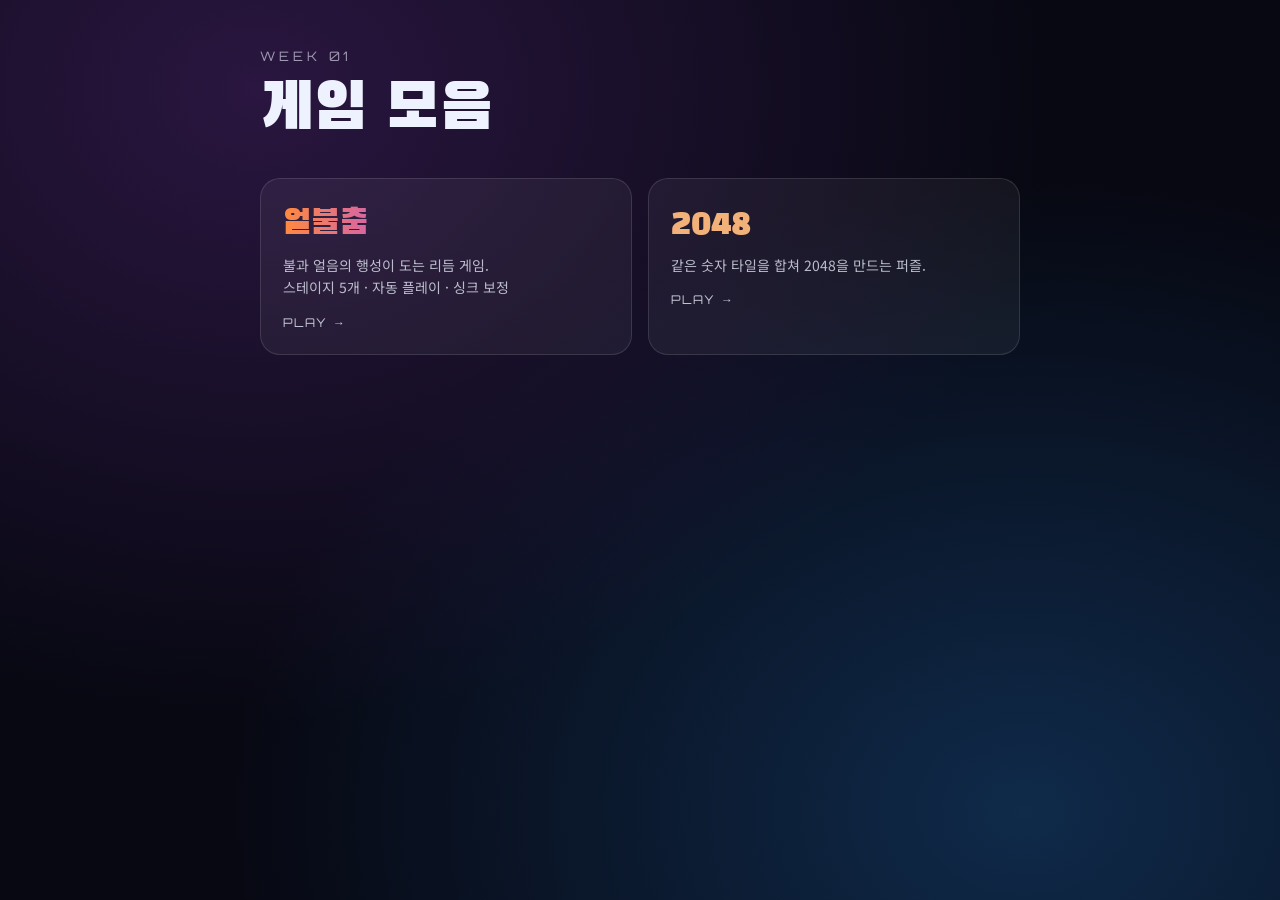
<file: week-01/index.html>
<!DOCTYPE html>
<html lang="ko">
<head>
<meta charset="UTF-8">
<meta name="viewport" content="width=device-width, initial-scale=1.0">
<title>Week 01 · 게임 모음</title>
<link rel="preconnect" href="https://fonts.googleapis.com">
<link rel="preconnect" href="https://fonts.gstatic.com" crossorigin>
<link href="https://fonts.googleapis.com/css2?family=Black+Han+Sans&family=Noto+Sans+KR:wght@400;700&family=Orbitron:wght@500;700&display=swap" rel="stylesheet">
<style>
  * { box-sizing: border-box; }
  body {
    margin: 0; min-height: 100vh;
    padding: 48px 16px;
    font-family: 'Noto Sans KR', 'Malgun Gothic', sans-serif;
    color: #eef2ff;
    background: radial-gradient(ellipse at 20% 10%, #2a1640 0%, transparent 55%),
                radial-gradient(ellipse at 80% 90%, #0f2a4a 0%, transparent 55%),
                #070812;
    display: flex; justify-content: center;
  }
  .wrap { width: 100%; max-width: 760px; }
  .week { font-family: 'Orbitron', sans-serif; font-size: 13px; letter-spacing: .3em; opacity: .6; }
  h1 { font-family: 'Black Han Sans', sans-serif; font-weight: 400; font-size: clamp(40px, 9vw, 64px); margin: 6px 0 28px; }
  .games { display: grid; grid-template-columns: repeat(auto-fit, minmax(260px, 1fr)); gap: 16px; }
  a.game {
    display: block; text-decoration: none; color: inherit;
    padding: 24px 22px; border-radius: 20px;
    background: rgba(255,255,255,.05); border: 1px solid rgba(255,255,255,.12);
    transition: transform .15s, border-color .2s, background .2s;
  }
  a.game:hover { transform: translateY(-3px); border-color: rgba(255,255,255,.4); background: rgba(255,255,255,.09); }
  .name { font-family: 'Black Han Sans', sans-serif; font-size: 34px; }
  .fire { background: linear-gradient(90deg, #ff8a3d, #b444ff, #3fb6ff); -webkit-background-clip: text; background-clip: text; color: transparent; }
  .t2048 { color: #f2b179; }
  .desc { font-size: 14px; opacity: .75; line-height: 1.6; margin-top: 8px; }
  .go { margin-top: 16px; font-family: 'Orbitron', sans-serif; font-size: 12px; letter-spacing: .15em; opacity: .8; }
</style>
</head>
<body>
  <div class="wrap">
    <div class="week">WEEK 01</div>
    <h1>게임 모음</h1>
    <div class="games">
      <a class="game" href="dance-of-fire-and-ice/">
        <div class="name fire">얼불춤</div>
        <div class="desc">불과 얼음의 행성이 도는 리듬 게임.<br>스테이지 5개 · 자동 플레이 · 싱크 보정</div>
        <div class="go">PLAY →</div>
      </a>
      <a class="game" href="2048/">
        <div class="name t2048">2048</div>
        <div class="desc">같은 숫자 타일을 합쳐 2048을 만드는 퍼즐.</div>
        <div class="go">PLAY →</div>
      </a>
    </div>
  </div>
</body>
</html>
</file>
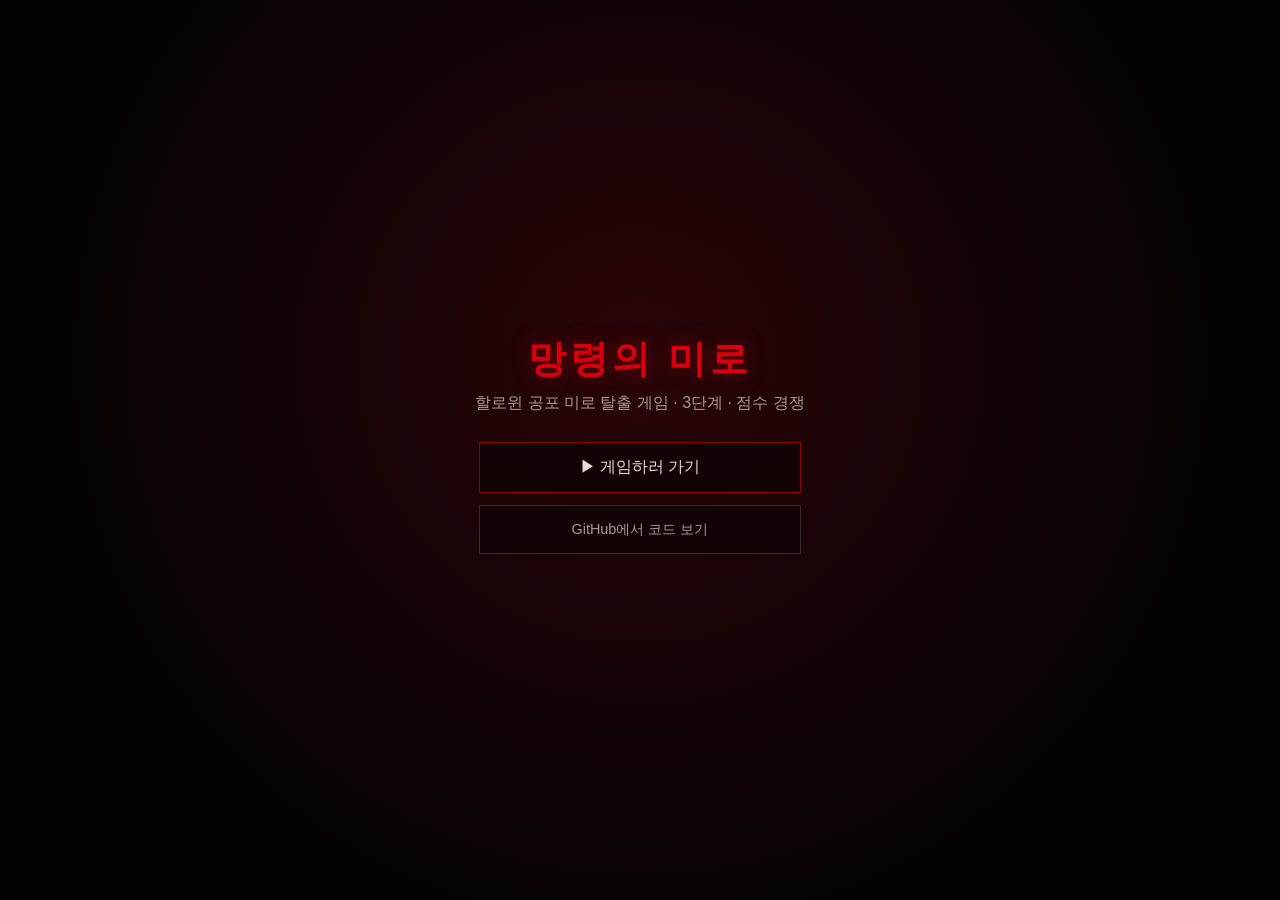
<file: week-03/index.html>
<!doctype html>
<html lang="ko">
<head>
<meta charset="utf-8">
<meta name="viewport" content="width=device-width, initial-scale=1">
<title>망령의 미로 바로가기</title>
<style>
  body { margin: 0; min-height: 100vh; display: flex; align-items: center; justify-content: center;
    background: radial-gradient(circle at 50% 40%, #2a0508, #050203 70%); color: #e8ddd0;
    font-family: 'Malgun Gothic', sans-serif; text-align: center; padding: 16px; box-sizing: border-box; }
  h1 { font-size: 2.4rem; margin: 0 0 8px; color: #d8000c; letter-spacing: 4px; text-shadow: 0 0 18px #6a0008; }
  p { margin: 0 0 28px; color: #a89a90; }
  a { display: block; margin: 12px auto; width: min(320px, 100%); padding: 14px 0; border: 1px solid #8a0010;
    color: #e8ddd0; text-decoration: none; background: #120405; transition: background .2s; }
  a:hover { background: #3a0008; }
  a.sub { border-color: #3a2a2a; font-size: .9rem; color: #a89a90; }
</style>
</head>
<body>
  <main>
    <h1>망령의 미로</h1>
    <p>할로윈 공포 미로 탈출 게임 · 3단계 · 점수 경쟁</p>
    <a href="https://hyeonseora.github.io/QUEST-TRACK-2/week-03/haunted-maze/">▶ 게임하러 가기</a>
    <a class="sub" href="https://github.com/HyeonSeoRA/QUEST-TRACK-2/tree/main/week-03/haunted-maze">GitHub에서 코드 보기</a>
  </main>
</body>
</html>
</file>
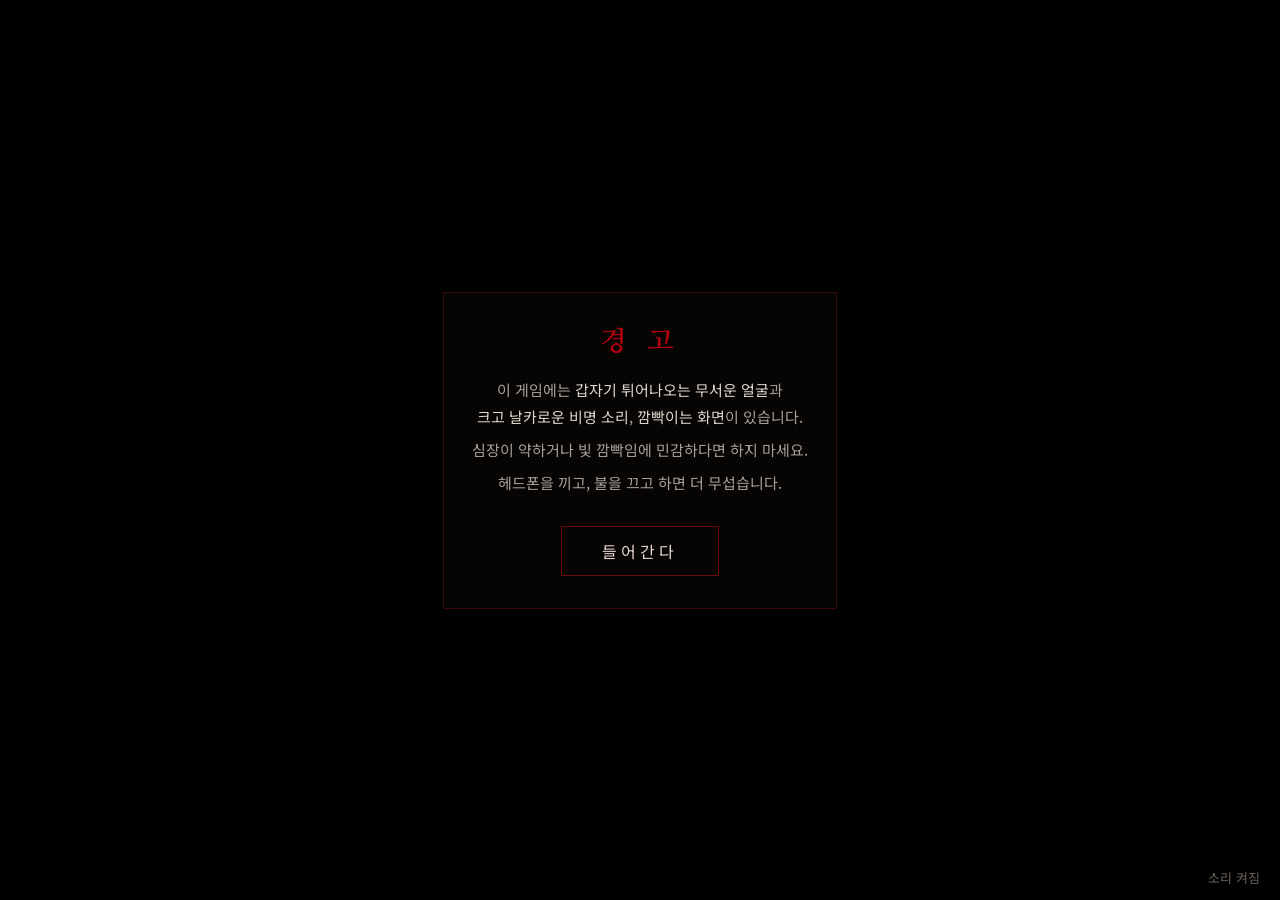
<file: home-projects/haunted-maze/index.html>
<!doctype html>
<html lang="ko">
<head>
<meta charset="utf-8">
<meta name="viewport" content="width=device-width, initial-scale=1">
<title>망령의 미로</title>
<link rel="preconnect" href="https://fonts.googleapis.com">
<link rel="preconnect" href="https://fonts.gstatic.com" crossorigin>
<link href="https://fonts.googleapis.com/css2?family=Nanum+Myeongjo:wght@400;800&family=Nosifer&family=Noto+Sans+KR:wght@400;700&display=swap" rel="stylesheet">
<style>
  * { box-sizing: border-box; }
  html, body { margin: 0; height: 100%; background: #000; color: #cfc8c0; overflow: hidden;
    font-family: 'Noto Sans KR', sans-serif; user-select: none; }
  #menuBg { position: fixed; inset: 0; width: 100%; height: 100%; z-index: 0; }
  .screen { position: fixed; inset: 0; display: none; z-index: 2; align-items: center; justify-content: center;
    flex-direction: column; text-align: center; padding: 16px; }
  .screen.show { display: flex; }
  button { font: inherit; color: inherit; background: none; border: 0; cursor: pointer; }

  /* 경고 */
  #warn { background: rgba(0,0,0,0.92); }
  #warn .box { max-width: 520px; border: 1px solid #3a0a0a; padding: 32px 28px; background: #070404; }
  #warn h1 { margin: 0 0 16px; font-family: 'Nanum Myeongjo', serif; color: #b00010; font-size: 28px; letter-spacing: 6px; }
  #warn p { line-height: 1.8; color: #a89f98; margin: 6px 0; font-size: 15px; }
  #warn .em { color: #e0d6cc; }
  #enterBtn { margin-top: 24px; padding: 12px 40px; border: 1px solid #6a0a10; color: #e8d8d0; letter-spacing: 4px;
    transition: background .3s, box-shadow .3s; }
  #enterBtn:hover { background: #3a0006; box-shadow: 0 0 30px #8a0010; }

  #loading { background: #000; }
  #loading p { font-family: 'Nanum Myeongjo', serif; letter-spacing: 4px; color: #8a8078; animation: breathe 2s infinite; }
  .bar { width: 240px; height: 2px; background: #1a1010; margin-top: 18px; }
  #loadBar { height: 100%; width: 0; background: #8a0010; transition: width .3s; }

  /* 메뉴 */
  #menu { justify-content: flex-start; padding-top: 11vh; }
  .title h1 { margin: 0; font-family: 'Nanum Myeongjo', serif; font-weight: 800; font-size: clamp(44px, 9vw, 96px);
    color: #9e0010; letter-spacing: 0.12em; text-shadow: 0 0 18px rgba(160,0,10,0.6), 0 4px 0 #1a0003;
    animation: flick 6s infinite; }
  .title .en { font-family: 'Nosifer', cursive; color: #5a5450; letter-spacing: 0.4em; font-size: clamp(12px, 2vw, 18px); margin-top: 6px; }
  nav { margin-top: 9vh; display: flex; flex-direction: column; gap: 6px; }
  nav button { font-family: 'Nanum Myeongjo', serif; font-size: 22px; letter-spacing: 6px; padding: 10px 30px; color: #b8b0a8;
    text-shadow: 0 2px 6px #000; transition: color .2s, letter-spacing .3s, text-shadow .2s; }
  nav button:hover { color: #ff2a2a; letter-spacing: 9px; text-shadow: 0 0 14px #a00010; }
  #dailyNote { color: #7a3a36; font-size: 12px; margin: -4px 0 6px; letter-spacing: 1px; text-shadow: 0 1px 4px #000; }
  .rtabs { display: flex; gap: 8px; justify-content: center; margin-bottom: 6px; }
  .rtab { padding: 4px 14px; border: 1px solid #3a1010; color: #8a8078; font-size: 13px; }
  .rtab.on { color: #ff4a4a; border-color: #8a0010; }
  #rankNote { text-align: center; font-size: 12px; color: #6a605a; margin: 0 0 8px; }
  #cardInner .curse { color: #b02020; font-size: 14px; margin-top: 14px; letter-spacing: 2px; animation: flick 3s infinite; }
  #best { margin-top: 26px; color: #8a7e74; font-size: 14px; text-shadow: 0 1px 4px #000; }
  #muteBtn { position: fixed; right: 14px; bottom: 12px; z-index: 5; color: #6a625a; font-size: 13px; }
  .note { position: fixed; left: 0; right: 0; bottom: 14px; color: #4f4842; font-size: 12px; }

  /* 설명, 순위 */
  .panel { background: rgba(0,0,0,0.78); }
  .panel .box { max-width: 620px; width: 100%; text-align: left; background: rgba(8,5,5,0.92); border: 1px solid #2a0a0a; padding: 26px 28px; max-height: 92vh; overflow: auto; }
  .panel h2 { font-family: 'Nanum Myeongjo', serif; color: #b00010; letter-spacing: 6px; margin: 0 0 14px; text-align: center; }
  .panel h3 { color: #d8cfc6; font-size: 15px; margin: 18px 0 6px; }
  .panel p, .panel li { color: #a39a92; line-height: 1.7; font-size: 14px; margin: 3px 0; }
  .panel ul { padding-left: 20px; margin: 4px 0; }
  kbd { border: 1px solid #4a3a36; border-bottom-width: 2px; padding: 0 6px; border-radius: 3px; font-size: 12px; color: #ddd; }
  .back { display: block; margin: 20px auto 0; font-family: 'Nanum Myeongjo', serif; letter-spacing: 4px; color: #8a8078; padding: 6px 20px; }
  .back:hover { color: #ff2a2a; }
  table { width: 100%; border-collapse: collapse; font-size: 14px; }
  #ranks td, #ranks th { padding: 7px 6px; border-bottom: 1px solid #1e1212; text-align: center; color: #b0a69c; }
  #ranks th { color: #6e645c; font-weight: 400; font-size: 12px; }
  #ranks tr.me td { color: #ff4a4a; }
  #ranks td.empty { color: #5a524c; padding: 26px; }

  /* 게임 */
  #game { background: #000; z-index: 1; }
  #stageWrap { position: relative; }
  #view { display: block; image-rendering: pixelated; image-rendering: crisp-edges; }
  #hud { position: absolute; left: 0; right: 0; top: 0; display: flex; justify-content: space-between; gap: 10px;
    padding: 6px 10px; font-size: 13px; color: #bdb3a8; text-shadow: 0 1px 3px #000, 0 0 6px #000; pointer-events: none; flex-wrap: wrap; }
  #hud span b { color: #e8ddd0; font-weight: 700; }
  #hLives { color: #c00010; letter-spacing: 2px; }
  #hKey { color: #6a625a; }
  #hKey.on { color: #e0b030; }
  #msg { position: absolute; left: 0; right: 0; bottom: 8%; text-align: center; font-family: 'Nanum Myeongjo', serif;
    font-size: 17px; letter-spacing: 3px; color: #d8cfc6; text-shadow: 0 0 8px #000, 0 2px 4px #000; opacity: 0; transition: opacity .6s; pointer-events: none; }
  #msg.show { opacity: 1; }

  #card { z-index: 3; cursor: pointer; }
  #card.solid { background: #000; }
  #cardFace { position: absolute; left: 50%; top: 50%; width: min(90vh, 90vw); height: min(90vh, 90vw); transform: translate(-50%, -50%);
    opacity: .09; animation: faceBreathe 5s ease-in-out infinite; pointer-events: none; display: none; filter: blur(1px); }
  #cardInner { position: relative; }
  @keyframes faceBreathe { 0%, 100% { opacity: .05; transform: translate(-50%, -50%) scale(1); } 50% { opacity: .13; transform: translate(-50%, -50%) scale(1.05); } 52% { opacity: .02; } 54% { opacity: .13; } }
  #cardInner h2 { font-family: 'Nanum Myeongjo', serif; font-size: clamp(32px, 6vw, 56px); margin: 6px 0; color: #d8cfc6; letter-spacing: 8px; animation: rise 1.6s ease-out; }
  #cardInner h2.red { color: #b00010; animation: rise .6s ease-out, flick 3s infinite; }
  #cardInner .stageNo { color: #8a0010; letter-spacing: 8px; font-size: 15px; }
  #cardInner .sub { color: #8a8078; letter-spacing: 3px; font-family: 'Nanum Myeongjo', serif; animation: rise 2.6s ease-out; }
  #cardInner .hint { color: #5e564f; font-size: 13px; margin-top: 26px; animation: breathe 2s infinite; }
  .sum { max-width: 420px; margin: 20px auto 0; }
  .sum td { padding: 6px 4px; border-bottom: 1px solid #1a1010; color: #a89e94; text-align: left; }
  .sum td:last-child { text-align: right; color: #e0d6cc; }
  .sum small { color: #6a625a; }
  .sum .tot td { color: #ff3a3a; font-size: 18px; border: 0; padding-top: 12px; }

  #pause { z-index: 3; background: #000; }
  #pause h2 { font-family: 'Nanum Myeongjo', serif; letter-spacing: 8px; color: #8a8078; }
  #pause button { display: block; margin: 8px auto; font-family: 'Nanum Myeongjo', serif; font-size: 18px; letter-spacing: 4px; color: #a39a92; }
  #pause button:hover { color: #ff2a2a; }

  #result { z-index: 3; background: radial-gradient(ellipse at center, #120404 0%, #000 70%); }
  #result h2 { font-family: 'Nanum Myeongjo', serif; letter-spacing: 6px; color: #b00010; margin: 0; }
  #resScore { font-size: 54px; color: #e8ddd0; margin: 10px 0 4px; font-family: 'Nanum Myeongjo', serif; }
  #result table { max-width: 360px; margin: 10px auto; }
  #result td { padding: 4px 8px; color: #8a8078; border-bottom: 1px solid #1a1010; }
  #resLife { color: #8a8078; font-size: 13px; }
  .nameRow { margin-top: 18px; display: flex; gap: 8px; justify-content: center; }
  #nameIn { background: #0a0606; border: 1px solid #3a1010; color: #e8ddd0; padding: 8px 12px; font: inherit; width: 180px; text-align: center; outline: none; }
  #nameIn:focus { border-color: #8a0010; }
  #saveBtn { border: 1px solid #6a0a10; padding: 8px 18px; color: #e8d8d0; }
  #saveBtn:hover { background: #3a0006; }
  #saveBtn:disabled { opacity: .4; }
  #skipBtn { margin-top: 12px; color: #5e564f; font-size: 13px; }

  #scare { position: fixed; inset: 0; width: 100%; height: 100%; z-index: 50; display: none; }

  @keyframes flick { 0%, 92%, 100% { opacity: 1; } 93% { opacity: .3; } 94% { opacity: 1; } 96% { opacity: .5; } 97% { opacity: 1; } }
  @keyframes breathe { 0%, 100% { opacity: .5; } 50% { opacity: 1; } }
  @keyframes rise { from { opacity: 0; transform: translateY(8px); filter: blur(4px); } to { opacity: 1; transform: none; filter: none; } }
  body.shake #game, body.shake #card { animation: shake .08s infinite; }
  @keyframes shake { 0% { transform: translate(6px, -4px); } 25% { transform: translate(-7px, 5px); } 50% { transform: translate(5px, 6px); } 75% { transform: translate(-5px, -6px); } 100% { transform: translate(0, 0); } }
</style>
</head>
<body>
<canvas id="menuBg"></canvas>

<section id="warn" class="screen show">
  <div class="box">
    <h1>경 고</h1>
    <p>이 게임에는 <span class="em">갑자기 튀어나오는 무서운 얼굴</span>과<br><span class="em">크고 날카로운 비명 소리</span>, <span class="em">깜빡이는 화면</span>이 있습니다.</p>
    <p>심장이 약하거나 빛 깜빡임에 민감하다면 하지 마세요.</p>
    <p>헤드폰을 끼고, 불을 끄고 하면 더 무섭습니다.</p>
    <button id="enterBtn">들어간다</button>
  </div>
</section>

<section id="loading" class="screen">
  <p>어둠을 불러오는 중</p>
  <div class="bar"><div id="loadBar"></div></div>
</section>

<section id="menu" class="screen">
  <div class="title"><h1>망령의 미로</h1><div class="en">HAUNTED MAZE</div></div>
  <nav>
    <button data-act="start">들어가기</button>
    <button data-act="daily">오늘의 악몽</button>
    <div id="dailyNote"></div>
    <button data-act="ranks">순위표</button>
    <button data-act="howto">하는 방법</button>
  </nav>
  <div id="best"></div>
  <div class="note">모든 사람이 같은 미로에서 겨룹니다 · 강화 아이템 없음</div>
</section>

<section id="howto" class="screen panel">
  <div class="box">
    <h2>하는 방법</h2>
    <h3>목표</h3>
    <p>미로 어딘가에 있는 <b>열쇠</b>를 주워서 바닥의 <b>탈출구</b>를 열고 나가세요. 모두 3단계입니다.</p>
    <p>오른쪽 위 <b>미니맵</b>에는 열쇠(노랑)·탈출구(빨강)·나(하늘색)·유령(빨간 점)·"그것"(흰 점)이 처음부터 보이고, 길과 벽은 지나간 자리 주변 5x5 칸만 기록됩니다.</p>
    <h3>조작</h3>
    <ul>
      <li><kbd>방향키</kbd> 또는 <kbd>W</kbd><kbd>A</kbd><kbd>S</kbd><kbd>D</kbd> 이동 — 걷는 쪽으로 손전등이 향합니다</li>
      <li><kbd>Shift</kbd> 또는 <kbd>Space</kbd> 누르고 있기 — 손전등 방향 고정 (뒷걸음질은 느려요)</li>
      <li><kbd>Esc</kbd> 일시정지 · <kbd>M</kbd> 소리 끄기/켜기</li>
    </ul>
    <h3>단계</h3>
    <ul>
      <li><b>1단계 버려진 저택</b> — 유령 2마리. 가까이 가면 쫓아옵니다.</li>
      <li><b>2단계 폐쇄 병동</b> — 미로가 넓어지고 더 어두워집니다. 환자 3명은 더 빠르고 더 멀리서 알아챕니다.</li>
      <li><b>3단계 지하 납골당</b> — 해골 병사 1명과 누런 해골 "그것"이 나옵니다. 가장 어둡고 손전등이 가끔 꺼집니다. <b>"그것"</b>은 빛이 닿지 않을 때만 움직입니다. 손전등을 고정하고 노려보세요.</li>
    </ul>
    <h3>단계마다 다른 장치</h3>
    <ul>
      <li><b>1단계</b> 들뜬 널빤지(검게 금 간 마루)를 밟으면 삐걱 소리에 근처 유령이 몰려옵니다.</li>
      <li><b>2단계</b> 복도의 철제 셔터가 4초마다 닫힙니다. 빨간 불이 깜빡이면 곧 닫힙니다. 유령도 지나가지 못합니다.</li>
      <li><b>3단계</b> "그것"을 손전등으로 붙잡아 두세요.</li>
      <li>어디서든 너무 오래 가만히 있으면 무언가가 다가옵니다.</li>
    </ul>
    <h3>오늘의 악몽</h3>
    <p>날마다 미로와 "저주"(짙은 안개, 굶주린 밤, 정전, 핏빛 달, 고요 중 하나)가 바뀝니다. 같은 날에는 모두 같은 미로라서, 오늘의 순위표에서 따로 겨룹니다.</p>
    <h3>점수</h3>
    <ul>
      <li>단계 통과: 1단계 1,000 · 2단계 2,500 · 3단계 5,000점</li>
      <li>시간 보너스: 기준 시간보다 빨리 나간 초마다 40 · 80 · 140점</li>
      <li>끝까지 탈출하면 남은 목숨 하나당 1,500점</li>
      <li>목숨은 3개. 잡히면 시작점으로 돌아갑니다. 주운 열쇠는 그대로지만 시간은 계속 흐릅니다.</li>
      <li>막다른 길은 탈출구 하나뿐입니다. 쫓기면 계속 돌아서 도망칠 수 있어요.</li>
    </ul>
    <h3>공정한 경쟁</h3>
    <p>강화 아이템이나 상점은 없습니다. 미로, 유령의 위치, 함정은 모두에게 똑같습니다. 오직 실력과 담력만으로 겨루세요.</p>
    <p>심장 소리가 빨라지고 화면이 붉어지면 무언가 가까이 있다는 뜻입니다.</p>
    <button class="back" data-act="back">돌아가기</button>
  </div>
</section>

<section id="ranks" class="screen panel">
  <div class="box">
    <h2>순위표</h2>
    <div class="rtabs"><button class="rtab on" data-m="normal">정규전</button><button class="rtab" data-m="daily">오늘의 악몽</button></div>
    <p id="rankNote"></p>
    <table>
      <thead><tr><th>순위</th><th>이름</th><th>점수</th><th>결과</th><th>시간</th></tr></thead>
      <tbody id="rankBody"></tbody>
    </table>
    <p style="text-align:center;font-size:12px;color:#5a524c;margin-top:14px">기록은 이 브라우저에 저장됩니다. 같은 컴퓨터로 번갈아 하며 겨뤄 보세요.</p>
    <button class="back" data-act="back">돌아가기</button>
  </div>
</section>

<section id="game" class="screen">
  <div id="stageWrap">
    <canvas id="view" width="480" height="300"></canvas>
    <div id="hud">
      <span id="hStage"></span>
      <span>시간 <b id="hTime"></b></span>
      <span>보너스 <b id="hBonus"></b></span>
      <span>점수 <b id="hScore"></b></span>
      <span id="hLives"></span>
      <span id="hKey"></span>
    </div>
    <div id="msg"></div>
  </div>
</section>

<section id="card" class="screen"><canvas id="cardFace"></canvas><div id="cardInner"></div></section>

<section id="pause" class="screen">
  <h2>멈춤</h2>
  <button data-act="resume">계속하기 (Esc)</button>
  <button data-act="quit">메뉴로 (Q)</button>
</section>

<section id="result" class="screen">
  <h2 id="resTitle"></h2>
  <div id="resScore"></div>
  <table><tbody id="resRows"></tbody></table>
  <div id="resLife"></div>
  <div class="nameRow">
    <input id="nameIn" maxlength="10" placeholder="이름 (10자까지)">
    <button id="saveBtn">기록 남기기</button>
  </div>
  <button id="skipBtn">기록하지 않고 메뉴로</button>
</section>

<button id="muteBtn">소리 켜짐</button>
<canvas id="scare"></canvas>

<script src="js/util.js"></script>
<script src="js/maze.js"></script>
<script src="js/sprites.js"></script>
<script src="js/audio.js"></script>
<script src="js/realistic.js"></script>
<script src="js/game.js"></script>
<script src="js/main.js"></script>
</body>
</html>
</file>
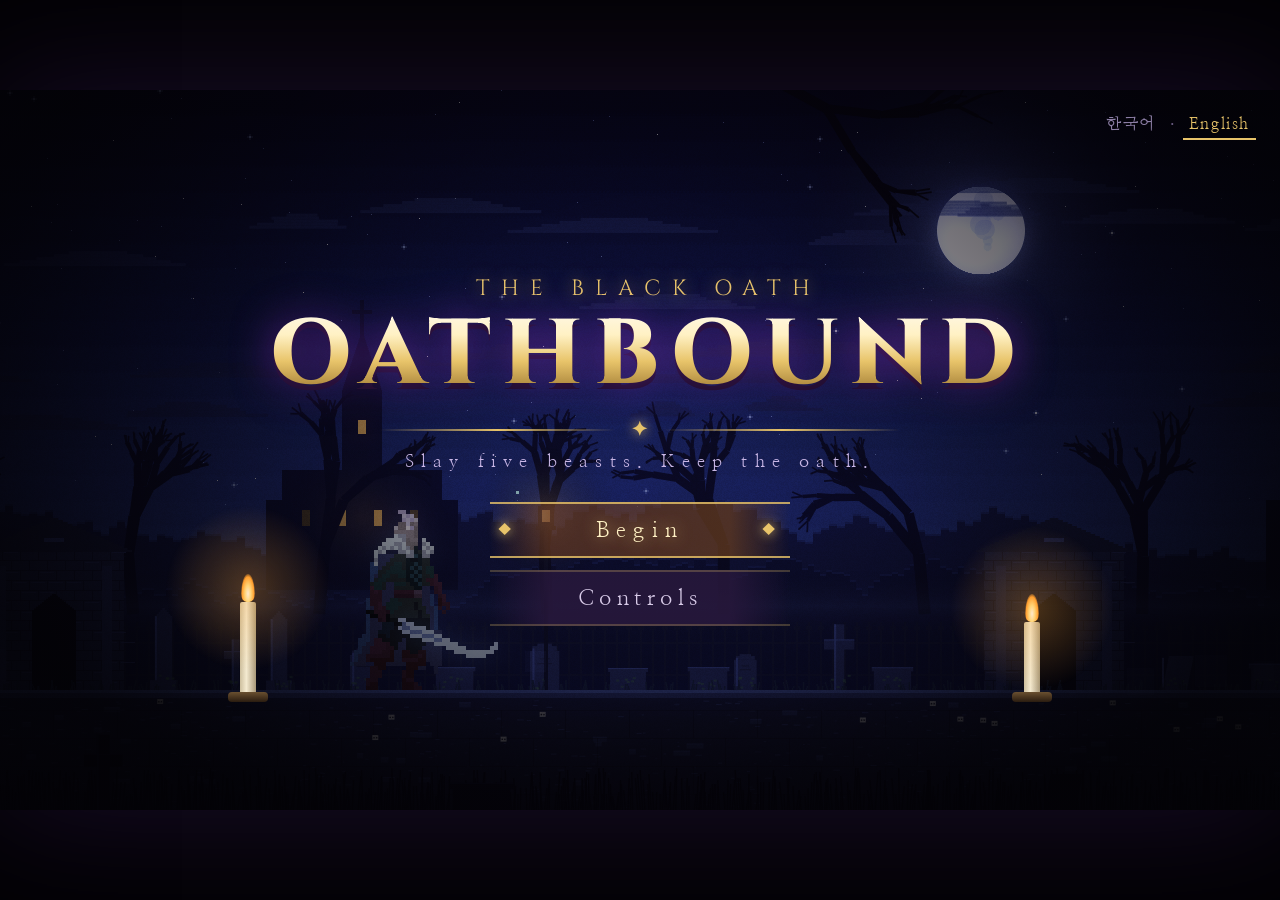
<file: home-projects/oathbound/index.html>
<!doctype html>
<html lang="ko">
<head>
  <meta charset="utf-8">
  <meta name="viewport" content="width=device-width, initial-scale=1">
  <title>검은 서약 — 기사의 보스 러시</title>
  <link rel="preconnect" href="https://fonts.googleapis.com">
  <link rel="preconnect" href="https://fonts.gstatic.com" crossorigin>
  <link href="https://fonts.googleapis.com/css2?family=Cinzel:wght@600;800&family=Nanum+Myeongjo:wght@700;800&display=swap" rel="stylesheet">
  <link rel="stylesheet" href="css/style.css">
</head>
<body>
  <div id="wrap">
    <canvas id="game"></canvas>

    <!-- 메뉴 화면에서 피어오르는 불씨 -->
    <div id="embers"></div>

    <!-- 전투 중 화면 위 정보 -->
    <div id="hud" class="hidden">
      <div id="player-box">
        <div class="label"><span class="gem"></span><span data-i18n>기사</span></div>
        <div class="bar hp-bar"><div id="p-hp-lag" class="lag"></div><div id="p-hp" class="fill"></div></div>
        <div class="row-hud">
          <div id="energy"><div class="seg"><i></i></div><div class="seg"><i></i></div><div class="seg"><i></i></div></div>
          <div id="potions"></div>
        </div>
        <div id="riposte" class="hidden" data-i18n>반격 준비!</div>
      </div>
      <div id="boss-box">
        <div id="boss-name">보스</div>
        <div class="bar boss-bar"><div id="b-hp-lag" class="lag"></div><div id="b-hp" class="fill"></div></div>
        <div class="bar posture-bar"><div id="b-posture" class="fill"></div></div>
      </div>
    </div>

    <!-- 보스 등장 이름 -->
    <div id="banner" class="hidden">
      <div id="banner-sub"></div>
      <div id="banner-title"></div>
      <div class="banner-line"></div>
    </div>

    <!-- 시작 화면 -->
    <section id="screen-title" class="screen hidden">
      <div class="candle left"><i class="flame"></i></div>
      <div class="candle right"><i class="flame"></i></div>
      <div class="title-block">
        <div class="eng" data-i18n>OATHBOUND</div>
        <h1 data-i18n>검은 서약</h1>
        <div class="divider"><span></span><b>✦</b><span></span></div>
        <p class="sub" data-i18n>다섯 괴물을 베어 서약을 지켜라</p>
      </div>
      <nav class="menu">
        <button class="nav plate" data-go="select" data-i18n>전투 시작</button>
        <button class="nav plate" data-go="help" data-i18n>조작법</button>
      </nav>
      <div id="lang-switch"><button data-lang="ko">한국어</button><i>·</i><button data-lang="en">English</button></div>
    </section>

    <!-- 조작법 -->
    <section id="screen-help" class="screen hidden">
      <div class="panel frame">
        <h2 data-i18n>조작법</h2>
        <div class="divider small"><span></span><b>✦</b><span></span></div>
        <div class="help-grid">
          <table class="keys">
            <tr><td><kbd>A</kbd><kbd>D</kbd></td><td data-i18n>이동</td></tr>
            <tr><td><kbd>W</kbd><kbd>Space</kbd></td><td data-i18n>점프 (짧게 누르면 낮게)</td></tr>
            <tr><td><kbd>Q</kbd></td><td data-i18n>원거리 참격 (기력 1칸)</td></tr>
            <tr><td><kbd>E</kbd></td><td data-i18n>근거리 공격 (3연타)</td></tr>
            <tr><td><kbd>F</kbd></td><td data-i18n>패링</td></tr>
            <tr><td><kbd>Shift</kbd></td><td data-i18n>대시 (잠깐 무적)</td></tr>
            <tr><td><kbd>R</kbd></td><td data-i18n>포션 (체력 40% 회복)</td></tr>
            <tr><td><kbd>Esc</kbd></td><td data-i18n>일시정지</td></tr>
          </table>
        </div>
        <button class="nav plate" data-go="title" data-i18n>돌아가기</button>
      </div>
    </section>

    <!-- 보스 고르기 -->
    <section id="screen-select" class="screen hidden">
      <h2 class="sel-title" data-i18n>도전할 괴물</h2>
      <div class="divider small"><span></span><b>✦</b><span></span></div>
      <div id="boss-list"></div>
      <div id="boss-detail" class="frame"></div>
      <div id="perk-list"></div>
      <div class="row">
        <button class="nav plate small" data-go="title" data-i18n>처음으로</button>
        <button id="btn-reset" class="nav plate small danger" data-i18n>기록 지우기</button>
      </div>
    </section>

    <!-- 일시정지 -->
    <section id="screen-pause" class="screen hidden">
      <div class="panel frame">
        <h2 data-i18n>일시정지</h2>
        <div class="divider small"><span></span><b>✦</b><span></span></div>
        <nav class="menu">
          <button id="btn-resume" class="nav plate" data-i18n>계속하기</button>
          <button id="btn-retry" class="nav plate" data-i18n>다시 도전</button>
          <button id="btn-quit" class="nav plate" data-i18n>보스 고르기로</button>
        </nav>
      </div>
    </section>

    <!-- 결과 -->
    <section id="screen-result" class="screen hidden">
      <div class="panel frame wide">
        <h2 id="result-title"></h2>
        <div class="divider small"><span></span><b>✦</b><span></span></div>
        <p id="result-text"></p>
        <div id="result-stats"></div>
        <div id="blessings"></div>
        <div class="row" id="result-buttons">
          <button id="btn-next" class="nav plate" data-i18n>다음 보스</button>
          <button id="btn-again" class="nav plate" data-i18n>다시 도전</button>
          <button id="btn-select" class="nav plate" data-i18n>보스 고르기</button>
        </div>
      </div>
    </section>

    <!-- 불러오는 중 -->
    <section id="screen-loading" class="screen">
      <div class="title-block">
        <div class="eng" data-i18n>OATHBOUND</div>
        <p class="sub"><span data-i18n>그림 불러오는 중…</span> <span id="load-pct">0</span>%</p>
      </div>
    </section>
  </div>

  <script src="js/i18n.js"></script>
  <script src="js/assets.js"></script>
  <script src="js/audio.js"></script>
  <script src="js/input.js"></script>
  <script src="js/fx.js"></script>
  <script src="js/stages.js"></script>
  <script src="js/combat.js"></script>
  <script src="js/player.js"></script>
  <script src="js/boss-base.js"></script>
  <script src="js/bosses.js"></script>
  <script src="js/ui.js"></script>
  <script src="js/main.js"></script>
</body>
</html>
</file>
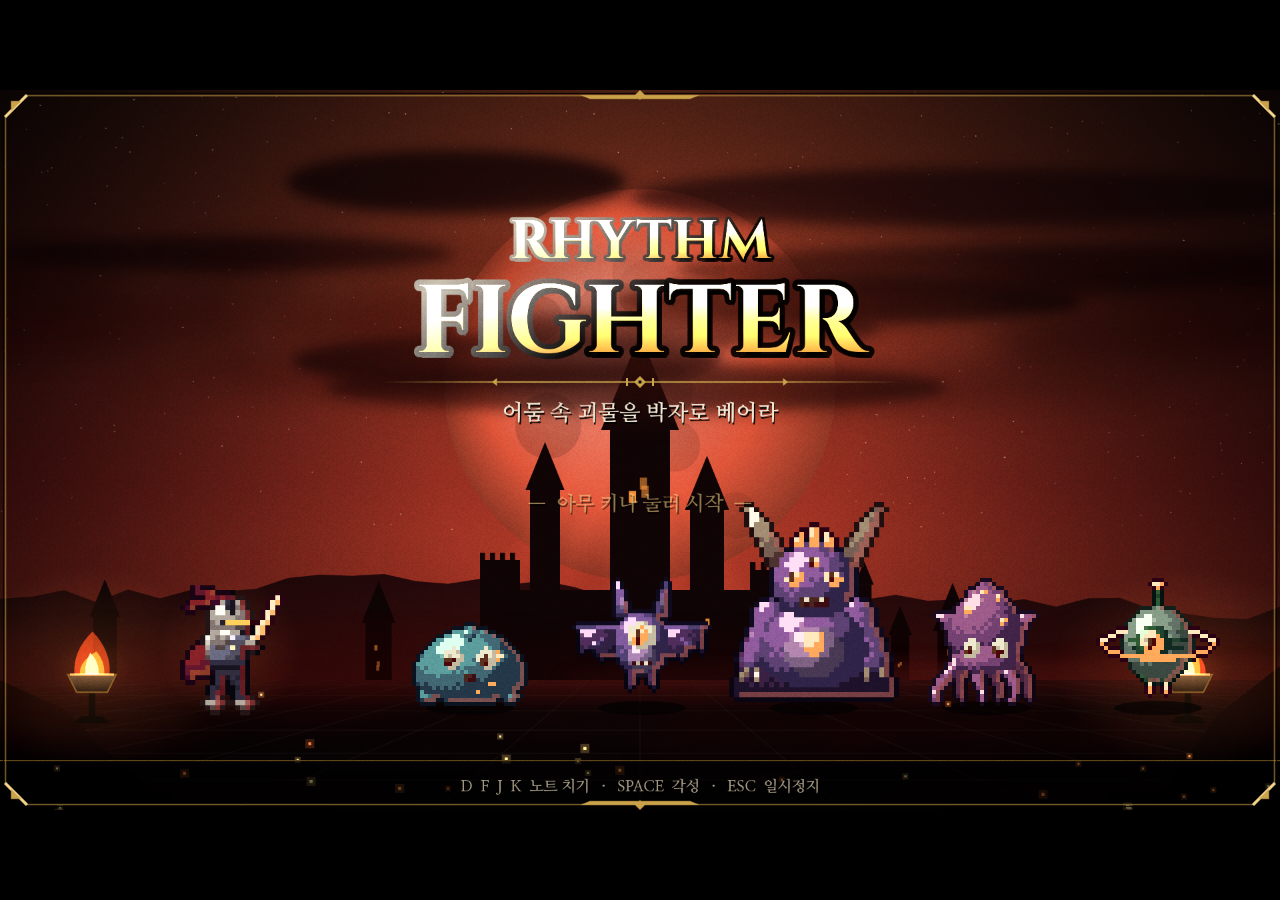
<file: home-projects/rhythm-fighter/index.html>
<!doctype html>
<html lang="ko">
<head>
<meta charset="utf-8">
<meta name="viewport" content="width=device-width, initial-scale=1">
<title>Rhythm Fighter · 리듬 파이터</title>
<link rel="preconnect" href="https://fonts.googleapis.com">
<link rel="preconnect" href="https://fonts.gstatic.com" crossorigin>
<!-- 글꼴: Cinzel(영어 제목), 나눔명조(한글) -->
<link href="https://fonts.googleapis.com/css2?family=Cinzel:wght@600;700;900&family=Nanum+Myeongjo:wght@400;700;800&display=swap" rel="stylesheet">
<style>
  html, body { margin: 0; height: 100%; background: #000; overflow: hidden; }
  body { display: flex; align-items: center; justify-content: center; }
  canvas { display: block; outline: none; touch-action: none; }
</style>
</head>
<body>
<canvas id="game" tabindex="0"></canvas>
<script src="js/util.js"></script>
<script src="js/pixelart.js"></script>
<script src="js/audio.js"></script>
<script src="js/data.js"></script>
<script src="js/fx.js"></script>
<script src="js/title.js"></script>
<script src="js/hub.js"></script>
<script src="js/battle.js"></script>
<script src="js/main.js"></script>
</body>
</html>
</file>
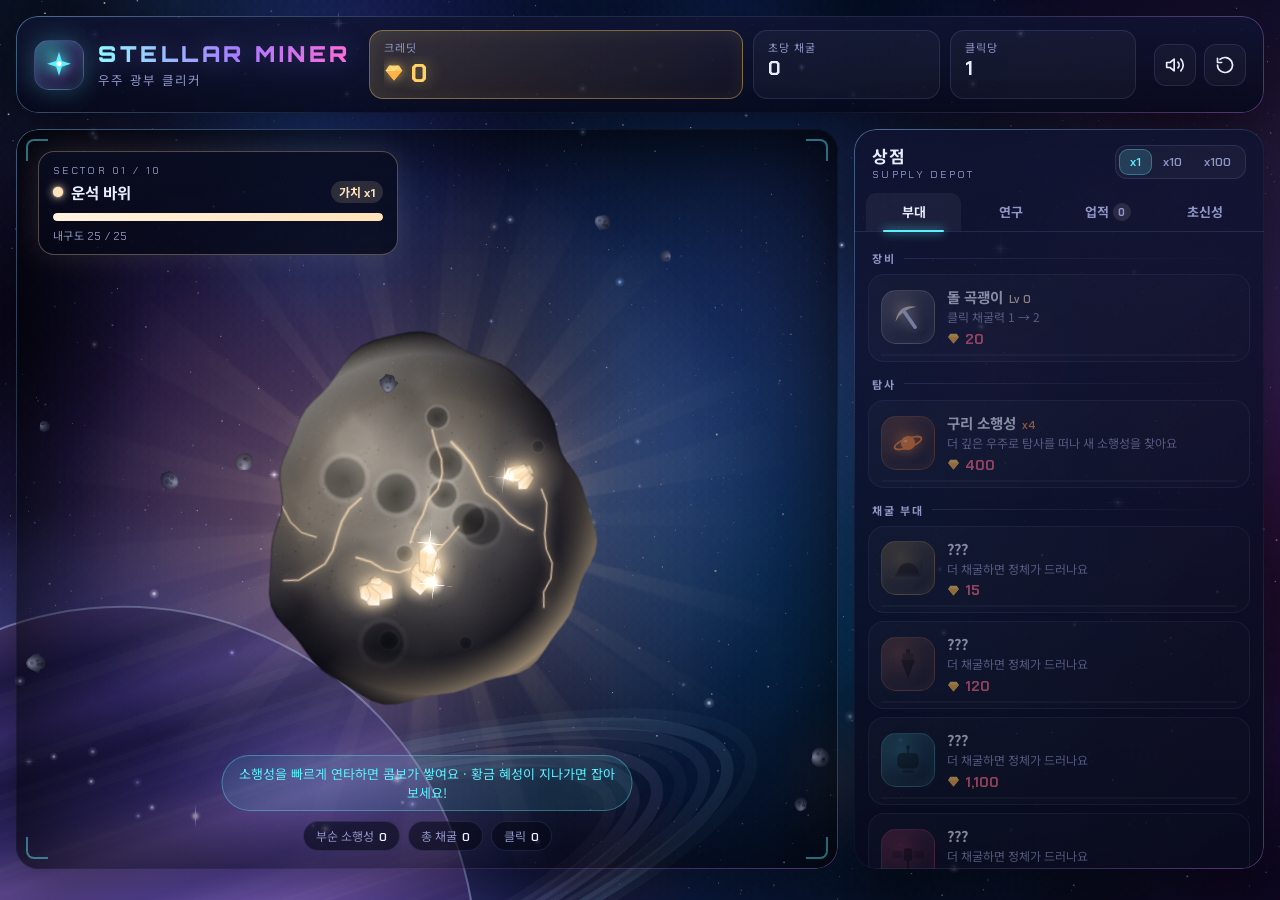
<file: home-projects/stellar-miner/index.html>
<!doctype html>
<html lang="ko">
<head>
<meta charset="utf-8">
<meta name="viewport" content="width=device-width, initial-scale=1">
<title>Stellar Miner</title>
<link rel="preconnect" href="https://fonts.googleapis.com">
<link rel="preconnect" href="https://fonts.gstatic.com" crossorigin>
<link href="https://fonts.googleapis.com/css2?family=Orbitron:wght@900&family=Chakra+Petch:wght@500;600;700&family=Noto+Sans+KR:wght@400;500;700;900&display=swap" rel="stylesheet">
<style>
  :root {
    --bg: #03040c;
    --panel: linear-gradient(180deg, rgba(16, 20, 50, 0.86), rgba(8, 10, 28, 0.9));
    --panel-2: rgba(255, 255, 255, 0.035);
    --line: rgba(150, 170, 255, 0.14);
    --line-2: rgba(150, 170, 255, 0.3);
    --text: #eaedff;
    --muted: #8f96c4;
    --cyan: #5ef0ff;
    --violet: #a77bff;
    --pink: #ff6bd6;
    --gold: #ffd166;
    --danger: #ff6b8a;
    --num: "Chakra Petch", "Noto Sans KR", sans-serif;
  }
  * { box-sizing: border-box; }
  [hidden] { display: none !important; }
  html, body { margin: 0; height: 100%; }
  body {
    background: var(--bg);
    color: var(--text);
    font-family: "Noto Sans KR", system-ui, sans-serif;
    overflow-x: hidden;
    -webkit-font-smoothing: antialiased;
  }
  button { font: inherit; color: inherit; }

  #sky { position: fixed; inset: 0; width: 100%; height: 100%; z-index: 0; }

  .app {
    position: relative; z-index: 1;
    max-width: 1520px; margin: 0 auto;
    min-height: 100vh;
    padding: 16px;
    display: flex; flex-direction: column; gap: 16px;
  }

  .panel {
    position: relative;
    background: var(--panel);
    border-radius: 22px;
    box-shadow: 0 24px 60px rgba(0, 0, 0, 0.5), inset 0 1px 0 rgba(255, 255, 255, 0.06);
  }
  .panel::before {
    content: ""; position: absolute; inset: 0; border-radius: inherit; padding: 1px;
    background: linear-gradient(140deg, rgba(140, 200, 255, 0.45), rgba(150, 170, 255, 0.06) 35%, rgba(150, 170, 255, 0.04) 65%, rgba(200, 120, 255, 0.4));
    -webkit-mask: linear-gradient(#000 0 0) content-box, linear-gradient(#000 0 0);
    -webkit-mask-composite: xor; mask-composite: exclude;
    pointer-events: none; z-index: 2;
  }

  /* ---------- 헤더 ---------- */
  .top { display: flex; align-items: center; gap: 18px; flex-wrap: wrap; padding: 14px 18px; }
  .brand { display: flex; align-items: center; gap: 14px; }
  .logo {
    width: 50px; height: 50px; border-radius: 15px;
    display: grid; place-items: center;
    background: radial-gradient(circle at 30% 25%, rgba(94, 240, 255, 0.4), rgba(167, 123, 255, 0.2) 60%, rgba(10, 12, 30, 0.6));
    border: 1px solid var(--line-2);
    box-shadow: 0 0 26px rgba(94, 240, 255, 0.28), inset 0 0 12px rgba(94, 240, 255, 0.2);
  }
  .logo svg { width: 30px; height: 30px; filter: drop-shadow(0 0 6px rgba(94, 240, 255, 0.85)); animation: spin 18s linear infinite; }
  @keyframes spin { to { transform: rotate(360deg); } }
  h1 {
    margin: 0;
    font-family: Orbitron, sans-serif; font-weight: 900;
    font-size: 22px; letter-spacing: 0.16em;
    background: linear-gradient(90deg, #8ff8ff, var(--violet) 55%, var(--pink));
    -webkit-background-clip: text; background-clip: text; color: transparent;
    filter: drop-shadow(0 0 12px rgba(140, 120, 255, 0.35));
  }
  .brand p { margin: 3px 0 0; color: var(--muted); font-size: 12.5px; letter-spacing: 0.1em; }
  .brand p b { color: var(--pink); font-weight: 700; }

  .stats { flex: 1; display: flex; gap: 10px; justify-content: flex-end; min-width: 0; }
  .stat {
    flex: 1 1 0; min-width: 0; max-width: 260px; padding: 8px 14px; border-radius: 14px;
    background: var(--panel-2); border: 1px solid var(--line);
    display: flex; flex-direction: column; gap: 1px;
  }
  .stat .lbl { font-size: 11px; color: var(--muted); letter-spacing: 0.1em; white-space: nowrap; }
  .stat .val {
    font-family: var(--num); font-weight: 700; font-size: 19px; font-variant-numeric: tabular-nums;
    display: flex; align-items: center; gap: 7px; white-space: nowrap; overflow: hidden;
  }
  .stat.main {
    flex: 2.2 1 0; max-width: 520px;
    border-color: rgba(255, 209, 102, 0.4);
    background: linear-gradient(135deg, rgba(255, 209, 102, 0.16), rgba(255, 140, 60, 0.03));
    box-shadow: inset 0 0 20px rgba(255, 209, 102, 0.08);
  }
  .stat.main .val { font-size: 26px; color: var(--gold); text-shadow: 0 0 16px rgba(255, 209, 102, 0.55); }
  .gem { width: 20px; height: 20px; flex: none; filter: drop-shadow(0 0 6px rgba(255, 209, 102, 0.8)); }
  .stat.main.bump .val { animation: bump .25s ease-out; }
  @keyframes bump { 40% { transform: scale(1.05); } }

  .tools { display: flex; gap: 8px; }
  .icon-btn {
    width: 42px; height: 42px; border-radius: 12px; cursor: pointer;
    display: grid; place-items: center;
    background: var(--panel-2); border: 1px solid var(--line);
    transition: border-color .2s, background .2s, color .2s;
  }
  .icon-btn:hover { border-color: var(--line-2); background: rgba(255, 255, 255, 0.07); color: var(--cyan); }
  .icon-btn svg { width: 20px; height: 20px; }

  /* ---------- 본문 ---------- */
  .grid {
    flex: none; display: grid; gap: 16px;
    grid-template-columns: minmax(0, 1fr) 410px;
    height: clamp(600px, calc(100vh - 160px), 1400px);
  }
  .grid > * { min-width: 0; }

  .stage {
    overflow: hidden; min-height: 0;
    background: radial-gradient(ellipse at 50% 52%, rgba(40, 50, 140, 0.16), rgba(3, 4, 12, 0.42) 75%);
    box-shadow: 0 24px 60px rgba(0, 0, 0, 0.45), inset 0 0 120px rgba(0, 0, 0, 0.55);
  }
  #game { position: absolute; inset: 0; width: 100%; height: 100%; display: block; cursor: none; touch-action: manipulation; }
  .boost-glow {
    position: absolute; inset: 0; pointer-events: none; opacity: 0; transition: opacity .6s;
    background: radial-gradient(ellipse at 50% 55%, rgba(255, 200, 80, 0.18), transparent 70%);
    box-shadow: inset 0 0 80px rgba(255, 190, 70, 0.35);
  }
  .boost-glow.on { opacity: 1; }
  .nova-flash { position: absolute; inset: 0; pointer-events: none; opacity: 0; background: radial-gradient(circle at 50% 53%, #fff, rgba(255, 140, 220, .8) 30%, rgba(120, 80, 255, 0) 75%); }
  .nova-flash.go { animation: nova 1.6s ease-out; }
  @keyframes nova { 0% { opacity: 0; } 12% { opacity: 1; } 100% { opacity: 0; } }

  .corner { position: absolute; width: 22px; height: 22px; border: 2px solid rgba(94, 240, 255, 0.45); pointer-events: none; }
  .corner.tl { top: 10px; left: 10px; border-right: 0; border-bottom: 0; border-top-left-radius: 8px; }
  .corner.tr { top: 10px; right: 10px; border-left: 0; border-bottom: 0; border-top-right-radius: 8px; }
  .corner.bl { bottom: 10px; left: 10px; border-right: 0; border-top: 0; border-bottom-left-radius: 8px; }
  .corner.br { bottom: 10px; right: 10px; border-left: 0; border-top: 0; border-bottom-right-radius: 8px; }

  .ore-card {
    position: absolute; top: 22px; left: 22px;
    width: min(360px, calc(100% - 44px));
    padding: 12px 14px 11px; border-radius: 16px;
    background: linear-gradient(180deg, rgba(10, 13, 34, 0.85), rgba(6, 8, 22, 0.75));
    border: 1px solid color-mix(in srgb, var(--ore, #fff) 30%, transparent);
    box-shadow: 0 0 30px color-mix(in srgb, var(--ore, #fff) 12%, transparent);
    pointer-events: none;
  }
  .sector { font-family: var(--num); font-size: 10.5px; letter-spacing: 0.22em; color: var(--muted); margin-bottom: 4px; }
  .ore-name { display: flex; align-items: center; gap: 8px; font-weight: 700; font-size: 15.5px; }
  .dot { width: 10px; height: 10px; border-radius: 50%; background: var(--ore, #fff); box-shadow: 0 0 10px var(--ore, #fff), 0 0 2px #fff; }
  .ore-mult {
    margin-left: auto; font-family: var(--num); font-weight: 700; font-size: 12px; color: var(--ore, #fff);
    padding: 2px 8px; border-radius: 99px; background: color-mix(in srgb, var(--ore, #fff) 14%, transparent);
  }
  .hp { margin-top: 10px; height: 8px; border-radius: 99px; background: rgba(255, 255, 255, 0.07); overflow: hidden; }
  .hp-fill {
    height: 100%; width: 100%; border-radius: 99px; transform-origin: left center;
    background: linear-gradient(90deg, color-mix(in srgb, var(--ore, #fff) 45%, #fff), var(--ore, #fff));
  }
  .hp-text { margin-top: 6px; font-size: 11px; color: var(--muted); font-family: var(--num); letter-spacing: 0.04em; overflow-wrap: anywhere; }

  .boost {
    position: absolute; top: 22px; right: 22px;
    padding: 8px 14px; border-radius: 99px;
    font-weight: 700; font-size: 13px; color: #1a1200;
    background: linear-gradient(90deg, #ffe08a, #ffb84d);
    box-shadow: 0 0 28px rgba(255, 196, 77, 0.6);
    pointer-events: none;
    animation: pulse 1s ease-in-out infinite;
  }
  @keyframes pulse { 50% { transform: scale(1.05); } }

  .stage-foot {
    position: absolute; left: 16px; right: 16px; bottom: 18px;
    display: flex; gap: 8px; flex-wrap: wrap; justify-content: center;
    pointer-events: none;
  }
  .chip {
    padding: 5px 12px; border-radius: 99px; font-size: 12px; color: var(--muted);
    background: rgba(6, 8, 22, 0.6); border: 1px solid var(--line);
  }
  .chip b { color: var(--text); font-family: var(--num); font-weight: 600; margin-left: 5px; }
  .hint {
    position: absolute; left: 50%; bottom: 58px; transform: translateX(-50%);
    max-width: calc(100% - 32px); text-align: center;
    padding: 8px 16px; border-radius: 99px;
    background: rgba(94, 240, 255, 0.1); border: 1px solid rgba(94, 240, 255, 0.35);
    color: var(--cyan); font-size: 13px; pointer-events: none;
    transition: opacity .6s;
  }

  /* ---------- 상점 ---------- */
  .shop { display: flex; flex-direction: column; min-height: 0; overflow: hidden; }
  .shop-head { display: flex; align-items: center; gap: 10px; padding: 14px 18px 4px; }
  .shop-head h2 { margin: 0; font-size: 17px; letter-spacing: 0.06em; }
  .shop-head .sub { font-family: var(--num); font-size: 10.5px; letter-spacing: .22em; color: var(--muted); }
  .qty { margin-left: auto; display: flex; padding: 3px; border-radius: 12px; background: var(--panel-2); border: 1px solid var(--line); }
  .qty button {
    border: 0; background: transparent; cursor: pointer;
    padding: 5px 11px; border-radius: 9px;
    font-family: var(--num); font-weight: 600; font-size: 12px; color: var(--muted);
  }
  .qty button.on { background: rgba(94, 240, 255, 0.16); color: var(--cyan); box-shadow: inset 0 0 0 1px rgba(94, 240, 255, 0.3); }

  .tabs { display: flex; gap: 2px; padding: 8px 12px 0; border-bottom: 1px solid var(--line); }
  .tab {
    flex: 1; border: 0; background: transparent; cursor: pointer; position: relative;
    padding: 9px 4px 10px; border-radius: 10px 10px 0 0;
    color: var(--muted); font-weight: 700; font-size: 13px; white-space: nowrap;
    transition: color .2s, background .2s;
  }
  .tab:hover { color: var(--text); }
  .tab.on { color: var(--text); background: rgba(255, 255, 255, 0.05); }
  .tab.on::after { content: ""; position: absolute; left: 18%; right: 18%; bottom: -1px; height: 2px; border-radius: 2px; background: var(--cyan); box-shadow: 0 0 10px var(--cyan); }
  .badge {
    display: inline-grid; place-items: center; min-width: 18px; height: 18px; padding: 0 5px; margin-left: 4px;
    border-radius: 99px; background: var(--gold); color: #1a1200; font-size: 11px; font-family: var(--num); vertical-align: 1px;
  }
  .badge.soft { background: rgba(255, 255, 255, 0.1); color: var(--muted); }

  .shop-scroll { overflow-y: auto; padding: 4px 14px 16px; flex: 1; scrollbar-width: thin; scrollbar-color: rgba(150, 170, 255, .25) transparent; }
  .shop h3 { display: flex; align-items: center; gap: 8px; margin: 14px 4px 8px; font-size: 11px; font-weight: 700; letter-spacing: 0.16em; color: var(--muted); }
  .shop h3::after { content: ""; flex: 1; height: 1px; background: linear-gradient(90deg, var(--line), transparent); }
  .empty { padding: 26px 12px; text-align: center; color: var(--muted); font-size: 13px; line-height: 1.7; }

  .item {
    --accent: var(--cyan);
    position: relative; overflow: hidden;
    width: 100%; text-align: left; cursor: pointer;
    display: grid; grid-template-columns: 54px 1fr auto; align-items: center; gap: 12px;
    padding: 11px 12px 13px; margin-bottom: 8px; border-radius: 16px;
    background: linear-gradient(135deg, rgba(255, 255, 255, 0.045), rgba(255, 255, 255, 0.015));
    border: 1px solid var(--line);
    transition: transform .15s, border-color .2s, box-shadow .2s, opacity .2s, background .2s;
  }
  .item.can { border-color: color-mix(in srgb, var(--accent) 45%, transparent); }
  .item.can::after {
    content: ""; position: absolute; top: 0; bottom: 0; width: 40%; left: -60%;
    background: linear-gradient(100deg, transparent, rgba(255, 255, 255, 0.07), transparent);
    animation: sheen 3.2s ease-in-out infinite; pointer-events: none;
  }
  @keyframes sheen { 60%, 100% { left: 130%; } }
  .item.can:hover {
    transform: translateY(-1px);
    background: color-mix(in srgb, var(--accent) 10%, transparent);
    box-shadow: 0 0 26px color-mix(in srgb, var(--accent) 22%, transparent);
  }
  .item.can:active { transform: translateY(1px) scale(0.99); }
  .item:not(.can) { opacity: 0.55; cursor: not-allowed; }
  .item.flash { animation: buyflash .4s ease-out; }
  @keyframes buyflash { 0% { box-shadow: 0 0 0 0 color-mix(in srgb, var(--accent) 70%, transparent); } 100% { box-shadow: 0 0 0 14px transparent; } }
  .bar {
    position: absolute; left: 12px; right: 12px; bottom: 5px; height: 2px; border-radius: 2px;
    background: rgba(255, 255, 255, 0.06); overflow: hidden;
  }
  .bar i { display: block; height: 100%; background: var(--accent); transform-origin: left; transform: scaleX(0); box-shadow: 0 0 6px var(--accent); }
  .ico {
    width: 54px; height: 54px; border-radius: 15px;
    display: grid; place-items: center; color: var(--accent);
    background: radial-gradient(circle at 35% 30%, color-mix(in srgb, var(--accent) 32%, transparent), color-mix(in srgb, var(--accent) 6%, transparent) 70%);
    border: 1px solid color-mix(in srgb, var(--accent) 32%, transparent);
    box-shadow: inset 0 0 14px color-mix(in srgb, var(--accent) 16%, transparent);
  }
  .ico svg { width: 34px; height: 34px; filter: drop-shadow(0 0 6px color-mix(in srgb, var(--accent) 70%, transparent)); }
  .info { min-width: 0; }
  .nm { font-weight: 700; font-size: 14.5px; display: flex; align-items: baseline; gap: 6px; flex-wrap: wrap; }
  .lv { font-family: var(--num); font-size: 11px; color: var(--accent); font-weight: 600; }
  .ds { font-size: 12px; color: var(--muted); margin-top: 2px; line-height: 1.4; }
  .cost {
    display: flex; align-items: center; gap: 5px; margin-top: 4px;
    font-family: var(--num); font-weight: 700; font-size: 14px; color: var(--gold);
    overflow-wrap: anywhere; font-variant-numeric: tabular-nums;
  }
  .cost svg { width: 13px; height: 13px; flex: none; }
  .item:not(.can) .cost { color: var(--danger); }
  .own { font-family: var(--num); font-size: 24px; font-weight: 700; color: rgba(255, 255, 255, 0.22); padding-left: 4px; }
  .item.locked .ico svg { filter: brightness(0) opacity(.45); }
  .req { color: var(--danger); font-size: 11.5px; margin-top: 2px; }

  /* 업적 */
  .ach-sum {
    display: flex; align-items: center; gap: 12px; padding: 14px; margin: 12px 0;
    border-radius: 16px; border: 1px solid rgba(255, 209, 102, 0.3);
    background: linear-gradient(135deg, rgba(255, 209, 102, 0.12), rgba(255, 209, 102, 0.02));
  }
  .ach-sum svg { width: 40px; height: 40px; color: var(--gold); filter: drop-shadow(0 0 8px rgba(255, 209, 102, .7)); flex: none; }
  .ach-sum b { font-family: var(--num); font-size: 20px; color: var(--gold); }
  .ach-sum span { display: block; font-size: 12px; color: var(--muted); margin-top: 2px; }
  .ach-grid { display: grid; grid-template-columns: repeat(auto-fill, minmax(150px, 1fr)); gap: 8px; }
  .ach {
    padding: 10px 11px; border-radius: 12px; border: 1px solid var(--line);
    background: var(--panel-2); opacity: .45; filter: grayscale(1);
    transition: opacity .3s, filter .3s;
  }
  .ach.got { opacity: 1; filter: none; border-color: rgba(255, 209, 102, .45); background: linear-gradient(135deg, rgba(255, 209, 102, .14), rgba(255, 209, 102, .02)); }
  .ach b { display: block; font-size: 13px; }
  .ach.got b::before { content: "★ "; color: var(--gold); }
  .ach span { display: block; font-size: 11px; color: var(--muted); margin-top: 3px; }

  /* 초신성 */
  .nova { margin-top: 12px; padding: 18px; border-radius: 18px; text-align: center;
    border: 1px solid rgba(255, 107, 214, 0.35);
    background: radial-gradient(circle at 50% 0%, rgba(255, 107, 214, 0.18), rgba(120, 80, 255, 0.05) 60%, transparent);
  }
  .nova-star { width: 84px; height: 84px; margin: 4px auto 8px; color: var(--pink); filter: drop-shadow(0 0 16px rgba(255, 107, 214, .9)); animation: spin 14s linear infinite; }
  .nova h4 { margin: 0 0 6px; font-size: 18px; }
  .nova p { margin: 0 auto 14px; max-width: 320px; font-size: 12.5px; color: var(--muted); line-height: 1.7; }
  .nova-stats { display: grid; grid-template-columns: 1fr 1fr; gap: 8px; margin-bottom: 14px; }
  .nova-stats div { padding: 10px; border-radius: 12px; background: var(--panel-2); border: 1px solid var(--line); }
  .nova-stats span { display: block; font-size: 11px; color: var(--muted); }
  .nova-stats b { font-family: var(--num); font-size: 18px; color: var(--pink); overflow-wrap: anywhere; }
  .nova-btn {
    width: 100%; padding: 13px; border: 0; border-radius: 14px; cursor: pointer;
    font-weight: 900; font-size: 15px; color: #fff; letter-spacing: .04em;
    background: linear-gradient(90deg, #ff6bd6, #a77bff);
    box-shadow: 0 0 30px rgba(255, 107, 214, .45);
  }
  .nova-btn:disabled { opacity: .4; cursor: not-allowed; box-shadow: none; }
  .nova small { display: block; margin-top: 10px; font-size: 11.5px; color: var(--muted); }

  /* ---------- 토스트 ---------- */
  .toasts { position: fixed; left: 50%; top: 140px; transform: translateX(-50%); z-index: 10; display: flex; flex-direction: column; gap: 8px; align-items: center; pointer-events: none; width: max-content; max-width: calc(100vw - 32px); }
  .toast {
    padding: 11px 18px; border-radius: 14px; font-size: 14px; font-weight: 500;
    background: rgba(12, 16, 40, 0.94); border: 1px solid var(--line-2);
    box-shadow: 0 10px 40px rgba(0, 0, 0, 0.55), 0 0 24px rgba(94, 240, 255, 0.12);
    animation: toastIn .35s cubic-bezier(.2, 1.4, .4, 1) both;
  }
  .toast.gold { border-color: rgba(255, 209, 102, .5); box-shadow: 0 10px 40px rgba(0, 0, 0, 0.55), 0 0 24px rgba(255, 209, 102, 0.25); }
  .toast.out { animation: toastOut .4s ease-in both; }
  @keyframes toastIn { from { opacity: 0; transform: translateY(-14px) scale(.96); } }
  @keyframes toastOut { to { opacity: 0; transform: translateY(-10px); } }

  @media (max-width: 1100px) {
    .stats { width: 100%; order: 3; flex: none; }
    .stat, .stat.main { max-width: none; }
    .brand { margin-right: auto; }
  }
  @media (max-width: 960px) {
    .app { padding: 12px 16px; }
    .grid { grid-template-columns: 1fr; height: auto; }
    .stage { height: 64vh; min-height: 440px; }
    .shop { max-height: 80vh; }
  }
  @media (max-width: 520px) {
    .stats { flex-wrap: wrap; }
    .stat.main { flex-basis: 100%; }
    .stat .val { font-size: 15px; }
    .stat.main .val { font-size: 20px; }
    .gem { width: 15px; height: 15px; }
    h1 { font-size: 18px; }
    .tab { font-size: 12px; }
  }
  @media (prefers-reduced-motion: reduce) {
    .logo svg, .item.can::after, .boost, .nova-star { animation: none; }
  }
</style>
</head>
<body>
<canvas id="sky"></canvas>

<div class="app">
  <header class="top panel">
    <div class="brand">
      <div class="logo">
        <svg viewBox="0 0 48 48" fill="none">
          <path d="M24 3l4.6 14.4L43 22l-14.4 4.6L24 41l-4.6-14.4L5 22l14.4-4.6z" fill="#5ef0ff"/>
          <circle cx="24" cy="22" r="4" fill="#fff"/>
        </svg>
      </div>
      <div>
        <h1>STELLAR MINER</h1>
        <p>우주 광부 클리커<span id="shardTag"></span></p>
      </div>
    </div>
    <div class="stats">
      <div class="stat main" id="creditBox"><span class="lbl">크레딧</span>
        <span class="val"><svg class="gem" viewBox="0 0 24 24"><path d="M6 3h12l4 6-10 12L2 9z" fill="#ffd166"/><path d="M2 9h20L12 21z" fill="#ffb347"/><path d="M8 3l4 6 4-6M2 9l10 0" stroke="#fff6d6" stroke-width="1" fill="none" opacity=".7"/></svg><span id="credits">0</span></span>
      </div>
      <div class="stat"><span class="lbl">초당 채굴</span><span class="val" id="cps">0</span></div>
      <div class="stat"><span class="lbl">클릭당</span><span class="val" id="cpc">0</span></div>
    </div>
    <div class="tools">
      <button class="icon-btn" id="mute" title="소리 켜기/끄기" aria-label="소리 켜기/끄기"></button>
      <button class="icon-btn" id="reset" title="처음부터 다시" aria-label="처음부터 다시">
        <svg viewBox="0 0 24 24" fill="none" stroke="currentColor" stroke-width="2" stroke-linecap="round" stroke-linejoin="round"><path d="M3 12a9 9 0 1 0 3-6.7"/><path d="M3 4v5h5"/></svg>
      </button>
    </div>
  </header>

  <main class="grid">
    <section class="stage panel" id="stage">
      <canvas id="game"></canvas>
      <div class="boost-glow" id="boostGlow"></div>
      <div class="nova-flash" id="novaFlash"></div>
      <span class="corner tl"></span><span class="corner tr"></span><span class="corner bl"></span><span class="corner br"></span>
      <div class="ore-card">
        <div class="sector" id="sector">SECTOR 01</div>
        <div class="ore-name"><span class="dot"></span><span id="oreName"></span><span class="ore-mult" id="oreMult"></span></div>
        <div class="hp"><div class="hp-fill" id="hpFill"></div></div>
        <div class="hp-text" id="hpText"></div>
      </div>
      <div class="boost" id="boost" hidden>⚡ 혜성 부스트 x7 · <span id="boostT">0</span>초</div>
      <div class="hint" id="hint">소행성을 빠르게 연타하면 콤보가 쌓여요 · 황금 혜성이 지나가면 잡아보세요!</div>
      <div class="stage-foot">
        <span class="chip">부순 소행성<b id="broken">0</b></span>
        <span class="chip">총 채굴<b id="total">0</b></span>
        <span class="chip">클릭<b id="clicks">0</b></span>
      </div>
    </section>

    <aside class="shop panel">
      <div class="shop-head">
        <div><h2>상점</h2><div class="sub">SUPPLY DEPOT</div></div>
        <div class="qty" id="qty">
          <button data-q="1" class="on">x1</button>
          <button data-q="10">x10</button>
          <button data-q="100">x100</button>
        </div>
      </div>
      <div class="tabs" id="tabs">
        <button class="tab on" data-tab="main">부대</button>
        <button class="tab" data-tab="research">연구<span class="badge" id="resBadge" hidden></span></button>
        <button class="tab" data-tab="ach">업적<span class="badge soft" id="achBadge">0</span></button>
        <button class="tab" data-tab="nova">초신성</button>
      </div>
      <div class="shop-scroll" id="shopScroll">
        <div data-pane="main">
          <h3>장비</h3>
          <div id="gear"></div>
          <h3>탐사</h3>
          <div id="explore"></div>
          <h3>채굴 부대</h3>
          <div id="units"></div>
        </div>
        <div data-pane="research" hidden>
          <h3>지금 할 수 있는 연구</h3>
          <div id="research"></div>
          <div class="empty" id="resLocked"></div>
        </div>
        <div data-pane="ach" hidden>
          <div class="ach-sum">
            <svg viewBox="0 0 48 48"><path d="M14 6h20v10a10 10 0 0 1-20 0z" fill="currentColor"/><path d="M14 9H6a8 8 0 0 0 8 10M34 9h8a8 8 0 0 1-8 10" fill="none" stroke="currentColor" stroke-width="3"/><rect x="21" y="26" width="6" height="8" fill="currentColor"/><rect x="14" y="34" width="20" height="6" rx="2" fill="currentColor"/></svg>
            <div><b id="achCount">0 / 0</b><span id="achBonus">업적 하나마다 모든 생산 +2%</span></div>
          </div>
          <div class="ach-grid" id="achGrid"></div>
        </div>
        <div data-pane="nova" hidden>
          <div class="nova">
            <svg class="nova-star" viewBox="0 0 48 48"><path d="M24 1l4 15 14-7-8 13 14 3-14 4 8 13-14-7-4 15-4-15-14 7 8-13L0 26l14-4-8-13 14 7z" fill="currentColor"/><circle cx="24" cy="24" r="6" fill="#fff"/></svg>
            <h4>초신성 폭발</h4>
            <p>지금까지의 크레딧·장비·부대·연구·탐사를 모두 터뜨리고 처음부터 다시 시작해요. 대신 <b style="color:var(--pink)">별 조각</b>을 얻고, 조각 하나마다 <b>모든 생산이 영원히 +5%</b> 늘어나요. 업적은 그대로 남아요.</p>
            <div class="nova-stats">
              <div><span>가진 별 조각</span><b id="novaHave">0</b></div>
              <div><span>지금 터뜨리면 얻는 조각</span><b id="novaGain">0</b></div>
              <div><span>지금 보너스</span><b id="novaBonus">+0%</b></div>
              <div><span>터뜨린 뒤 보너스</span><b id="novaAfter">+0%</b></div>
            </div>
            <button class="nova-btn" id="novaBtn" disabled>초신성 폭발!</button>
            <small id="novaNext"></small>
          </div>
        </div>
      </div>
    </aside>
  </main>
</div>

<div class="toasts" id="toasts"></div>

<script>
(() => {
'use strict';
const $ = s => document.querySelector(s);
const TAU = Math.PI * 2;
const clamp = (v, a, b) => Math.max(a, Math.min(b, v));
const rand = (a, b) => a + Math.random() * (b - a);

/* ================= 데이터 ================= */
const ORES = [
  { name: '운석 바위',         base: ['#c4bcb0', '#756c63', '#211d1a'], vein: '#ffe2b8', mult: 1,     hp: 25,     cost: 0 },
  { name: '구리 소행성',       base: ['#b38b74', '#5e3f33', '#1e110c'], vein: '#ff8a3d', mult: 4,     hp: 80,     cost: 400 },
  { name: '코발트 소행성',     base: ['#97a3b8', '#4a5468', '#121724'], vein: '#4da3ff', mult: 15,    hp: 300,    cost: 6000 },
  { name: '황금 소행성',       base: ['#b0a47f', '#5c5137', '#1c170e'], vein: '#ffcf3d', mult: 60,    hp: 1200,   cost: 90000 },
  { name: '에메랄드 소행성',   base: ['#88a395', '#3c5248', '#0e1a15'], vein: '#2dffa0', mult: 250,   hp: 5000,   cost: 1.5e6 },
  { name: '다이아몬드 소행성', base: ['#a3aecb', '#4b5677', '#121829'], vein: '#8ff4ff', mult: 1100,  hp: 22000,  cost: 3e7 },
  { name: '별의 심장',         base: ['#b991c7', '#5a3570', '#1a0d27'], vein: '#ff5fd8', mult: 5000,  hp: 1e5,    cost: 7e8 },
  { name: '플라즈마 결정',     base: ['#c48a96', '#6a2f40', '#1f0a12'], vein: '#ff4d6d', mult: 25000, hp: 4.5e5,  cost: 2e10 },
  { name: '암흑 물질',         base: ['#7c74a8', '#2c2650', '#08061a'], vein: '#9b7bff', mult: 1.3e5, hp: 2e6,    cost: 6e11 },
  { name: '퀘이사 핵',         base: ['#d8cfa8', '#6b6040', '#1a160a'], vein: '#fff1a8', mult: 7e5,   hp: 9e6,    cost: 2e13 },
];

const ICONS = {
  pick: '<svg viewBox="0 0 48 48"><g transform="rotate(-35 24 24)"><path d="M6 19Q24 1 42 19Q24 10 6 19Z" fill="currentColor"/><rect x="21.5" y="11" width="5" height="33" rx="2.5" fill="#c9d3ff"/></g></svg>',
  explore: '<svg viewBox="0 0 48 48"><circle cx="24" cy="24" r="10" fill="currentColor"/><circle cx="20" cy="20" r="3" fill="#fff" opacity=".5"/><ellipse cx="24" cy="24" rx="20" ry="6.5" fill="none" stroke="currentColor" stroke-width="2.5" transform="rotate(-20 24 24)"/></svg>',
  miner: '<svg viewBox="0 0 48 48"><path d="M9 32a15 15 0 0 1 30 0z" fill="currentColor"/><rect x="6" y="31" width="36" height="5" rx="2.5" fill="currentColor" opacity=".65"/><path d="M24 23L45 13V33Z" fill="#fffbe0" opacity=".25"/><circle cx="24" cy="23" r="4.5" fill="#fffbe0"/></svg>',
  drill: '<svg viewBox="0 0 48 48"><rect x="21" y="3" width="6" height="6" rx="1" fill="currentColor"/><rect x="16" y="9" width="16" height="9" rx="2" fill="currentColor" opacity=".6"/><path d="M14 18h20l-10 26z" fill="currentColor"/><path d="M16 24h16M19 31h10" stroke="#0b0f22" stroke-width="2.2"/></svg>',
  bot: '<svg viewBox="0 0 48 48"><path d="M24 14V8" stroke="currentColor" stroke-width="2.5"/><circle cx="24" cy="6" r="2.8" fill="#fff"/><rect x="9" y="14" width="30" height="22" rx="7" fill="currentColor"/><circle cx="18.5" cy="25" r="4" fill="#0b0f22"/><circle cx="29.5" cy="25" r="4" fill="#0b0f22"/><circle cx="18.5" cy="25" r="1.6" fill="#fff"/><circle cx="29.5" cy="25" r="1.6" fill="#fff"/><rect x="16" y="38" width="16" height="4" rx="2" fill="currentColor" opacity=".6"/></svg>',
  laser: '<svg viewBox="0 0 48 48"><rect x="2" y="17" width="14" height="10" rx="1.5" fill="currentColor" opacity=".55"/><rect x="32" y="17" width="14" height="10" rx="1.5" fill="currentColor" opacity=".55"/><rect x="18" y="13" width="12" height="18" rx="3" fill="currentColor"/><path d="M24 31V46" stroke="#fff" stroke-width="3" stroke-linecap="round"/></svg>',
  ship: '<svg viewBox="0 0 48 48"><path d="M19 37L24 47L29 37Z" fill="#ffcf6b"/><path d="M24 3C32 11 34 23 32 37H16C14 23 16 11 24 3Z" fill="currentColor"/><circle cx="24" cy="18" r="4" fill="#0b0f22"/><path d="M16 27L7 40L16 37ZM32 27L41 40L32 37Z" fill="currentColor" opacity=".7"/></svg>',
  harvester: '<svg viewBox="0 0 48 48"><circle cx="24" cy="24" r="21" fill="none" stroke="currentColor" stroke-width="1.2" opacity=".5"/><circle cx="24" cy="24" r="15.5" fill="none" stroke="currentColor" stroke-width="2.2" stroke-dasharray="4 3"/><circle cx="24" cy="24" r="9" fill="currentColor"/><circle cx="24" cy="24" r="4" fill="#fff" opacity=".8"/></svg>',
  tug: '<svg viewBox="0 0 48 48"><circle cx="24" cy="24" r="15" fill="none" stroke="currentColor" stroke-width="1.5" opacity=".5"/><path d="M24 3v10M24 35v10M3 24h10M35 24h10" stroke="currentColor" stroke-width="3.5" stroke-linecap="round"/><circle cx="24" cy="24" r="7" fill="currentColor"/></svg>',
  wormhole: '<svg viewBox="0 0 48 48"><ellipse cx="24" cy="24" rx="21" ry="10" fill="none" stroke="currentColor" stroke-width="2" opacity=".45"/><ellipse cx="24" cy="24" rx="15" ry="7" fill="none" stroke="currentColor" stroke-width="2.5" opacity=".75"/><ellipse cx="24" cy="24" rx="8" ry="4" fill="currentColor"/><ellipse cx="24" cy="24" rx="3" ry="1.5" fill="#0b0f22"/></svg>',
  dyson: '<svg viewBox="0 0 48 48"><circle cx="24" cy="24" r="18" fill="none" stroke="currentColor" stroke-width="5" stroke-dasharray="7 3"/><circle cx="24" cy="24" r="8" fill="#fff3c4"/><circle cx="24" cy="24" r="11" fill="none" stroke="currentColor" stroke-width="1" opacity=".6"/></svg>',
  galaxy: '<svg viewBox="0 0 48 48"><path d="M24 24c0-4 6-4 6 0s-8 8-12 2-2-14 8-14 16 10 10 18-20 10-24 0" fill="none" stroke="currentColor" stroke-width="3.2" stroke-linecap="round"/><circle cx="24" cy="24" r="3.4" fill="#fff"/></svg>',
  crit: '<svg viewBox="0 0 48 48"><circle cx="24" cy="24" r="14" fill="none" stroke="currentColor" stroke-width="3"/><circle cx="24" cy="24" r="4.5" fill="currentColor"/><path d="M24 2v10M24 36v10M2 24h10M36 24h10" stroke="currentColor" stroke-width="3" stroke-linecap="round"/></svg>',
  comet: '<svg viewBox="0 0 48 48"><path d="M27 21L5 43M22 15L7 26M33 26L22 41" stroke="currentColor" stroke-width="3" stroke-linecap="round" opacity=".55"/><circle cx="32" cy="16" r="9" fill="currentColor"/><circle cx="29" cy="13" r="3" fill="#fff" opacity=".7"/></svg>',
  boom: '<svg viewBox="0 0 48 48"><path d="M24 2l5 13 13-5-6 12 11 8-14 2 2 14-11-9-11 9 2-14-14-2 11-8-6-12 13 5z" fill="currentColor"/><circle cx="24" cy="24" r="5" fill="#fff" opacity=".8"/></svg>',
  refine: '<svg viewBox="0 0 48 48"><path d="M17 4h14M20 4v12L8 39a4 4 0 0 0 4 6h24a4 4 0 0 0 4-6L28 16V4" fill="none" stroke="currentColor" stroke-width="3" stroke-linejoin="round"/><path d="M13 31h22l4 8a3 3 0 0 1-3 4H12a3 3 0 0 1-3-4z" fill="currentColor"/></svg>',
  star: '<svg viewBox="0 0 48 48"><path d="M24 3l6 14 15 1-11 10 4 15-14-8-14 8 4-15L2 18l15-1z" fill="currentColor"/></svg>',
  moon: '<svg viewBox="0 0 48 48"><path d="M30 5a19 19 0 1 0 13 31A16 16 0 0 1 30 5z" fill="currentColor"/><circle cx="38" cy="10" r="2" fill="#fff"/><circle cx="43" cy="20" r="1.4" fill="#fff"/></svg>',
  combo: '<svg viewBox="0 0 48 48"><path d="M28 2L8 28h14l-4 18 22-28H26z" fill="currentColor"/></svg>',
};
const GEM_SVG = '<svg viewBox="0 0 24 24"><path d="M6 3h12l4 6-10 12L2 9z" fill="#ffd166"/><path d="M2 9h20L12 21z" fill="#ffb347"/></svg>';

const UNITS = [
  { id: 'miner',     name: '우주 광부',     desc: '헬멧 램프를 켠 성실한 광부',           base: 15,     mps: 0.5,   color: '#ffd166' },
  { id: 'drill',     name: '플라즈마 드릴', desc: '암석을 녹이며 파고드는 드릴',           base: 120,    mps: 4,     color: '#ff8a5c' },
  { id: 'bot',       name: '채굴 로봇',     desc: '쉬지 않고 일하는 자동 로봇',            base: 1100,   mps: 25,    color: '#5ef0ff' },
  { id: 'laser',     name: '궤도 레이저',   desc: '궤도에서 소행성을 정밀 절단',           base: 12000,  mps: 150,   color: '#ff5f8f' },
  { id: 'ship',      name: '채굴 모선',     desc: '수백 대의 드론을 싣고 다니는 배',       base: 1.3e5,  mps: 900,   color: '#a77bff' },
  { id: 'harvester', name: '항성 수확기',   desc: '별의 에너지까지 끌어 쓰는 거대 장치',   base: 1.4e6,  mps: 6000,  color: '#ff9df5' },
  { id: 'tug',       name: '중력 견인선',   desc: '소행성 무리를 통째로 끌어와요',         base: 2e7,    mps: 4.5e4, color: '#9dff6b' },
  { id: 'wormhole',  name: '웜홀 채굴기',   desc: '다른 차원의 광맥까지 파고들어요',       base: 3.3e8,  mps: 3.2e5, color: '#7b8cff' },
  { id: 'dyson',     name: '다이슨 스웜',   desc: '별 하나를 통째로 감싸는 채굴망',        base: 5.1e9,  mps: 2.4e6, color: '#ffb347' },
  { id: 'galaxy',    name: '은하 엔진',     desc: '은하의 회전력으로 우주를 갈아내요',     base: 7.5e10, mps: 1.8e7, color: '#e0c3ff' },
];
const UNIT_MAP = Object.fromEntries(UNITS.map(u => [u.id, u]));

const PICK_TIERS = [
  { name: '돌 곡괭이',       color: '#e8dccb' },
  { name: '강철 곡괭이',     color: '#9fc4ff' },
  { name: '티타늄 곡괭이',   color: '#7ef3ff' },
  { name: '플라즈마 곡괭이', color: '#ff6bd6' },
  { name: '양자 곡괭이',     color: '#a77bff' },
  { name: '항성 곡괭이',     color: '#ffd166' },
  { name: '블랙홀 곡괭이',   color: '#9b7bff' },
  { name: '빅뱅 곡괭이',     color: '#ffffff' },
];
const pickTier = () => PICK_TIERS[Math.min(PICK_TIERS.length - 1, Math.floor(S.pick / 15))];

/* ---------- 연구 (한 번 사면 영원히) ---------- */
const UPGRADES = [];
const TIER_OWN = [10, 25, 50, 100, 150, 200];
const TIER_COST = [40, 400, 6000, 1e5, 2e6, 5e7];
const ROMAN = ['I', 'II', 'III', 'IV', 'V', 'VI'];
UNITS.forEach(u => TIER_OWN.forEach((own, i) => UPGRADES.push({
  id: `${u.id}${i}`, name: `${u.name} 강화 ${ROMAN[i]}`, desc: `${u.name}의 생산량이 2배가 돼요`,
  cost: u.base * TIER_COST[i], icon: u.id, color: u.color, eff: { unit: u.id },
  req: () => S.units[u.id] >= own, near: () => S.units[u.id] >= own * 0.6, reqText: `${u.name} ${own}대 필요`,
})));
const gen = (id, name, desc, cost, icon, color, eff) => UPGRADES.push({ id, name, desc, cost, icon, color, eff, req: () => true, near: () => S.runTotal >= cost * 0.15 });
gen('crit1', '약점 분석 스캐너', '치명타 확률 +5%', 2000, 'crit', '#ffd166', { crit: 0.05 });
gen('combo1', '리듬 센서', '콤보 최대 배율 x3 → x4', 8000, 'combo', '#5ef0ff', { comboCap: 150 });
gen('break1', '파쇄 폭약', '소행성 파괴 보너스 3배', 15000, 'boom', '#ff8a5c', { breakMult: 3 });
gen('click1', '반동 증폭기', '클릭할 때 초당 채굴량의 1%를 더 캐요', 5e4, 'pick', '#7ef3ff', { clickPct: 0.01 });
gen('critx1', '고밀도 탄두', '치명타 배율 x5 → x10', 6e4, 'crit', '#ff5f8f', { critMult: 5 });
gen('comet1', '혜성 레이더', '황금 혜성이 40% 더 자주 나타나요', 1e5, 'comet', '#ffd166', { cometFreq: 0.4 });
gen('crit2', 'AI 조준 보조', '치명타 확률 +5%', 2e5, 'crit', '#ffd166', { crit: 0.05 });
gen('refine1', '정밀 정제소', '모든 광석 가치 x1.5', 3e5, 'refine', '#2dffa0', { refine: 1.5 });
gen('offline1', '자동 관제소', '자리 비운 동안 100% 효율 · 최대 8시간', 5e5, 'moon', '#8fb4ff', { offline: true });
gen('global1', '우주 광업 협회', '모든 생산 x1.5', 1e6, 'star', '#a77bff', { global: 1.5 });
gen('comet2', '혜성 자석', '혜성 부스트 20초 → 35초', 2e6, 'comet', '#ffb347', { boostTime: 15 });
gen('click2', '양자 공명 곡괭이', '클릭 + 초당 채굴량의 2%', 5e6, 'pick', '#a77bff', { clickPct: 0.02 });
gen('combo2', '광속 반사신경', '콤보 최대 x6 · 콤보 유지 시간 +0.5초', 1e7, 'combo', '#ff6bd6', { comboCap: 250, comboTime: 0.5 });
gen('break2', '연쇄 붕괴 장치', '소행성 파괴 보너스 3배 더', 2e7, 'boom', '#ff4d6d', { breakMult: 3 });
gen('critx2', '반물질 탄두', '치명타 배율 +10배', 5e7, 'crit', '#ff4d6d', { critMult: 10 });
gen('crit3', '예지 회로', '치명타 확률 +5%', 2e8, 'crit', '#ffd166', { crit: 0.05 });
gen('comet3', '황금 궤도', '황금 혜성 보상 2배', 3e8, 'comet', '#fff1a8', { cometReward: 2 });
gen('click3', '중성자별 망치', '클릭 + 초당 채굴량의 3%', 5e8, 'pick', '#ff6bd6', { clickPct: 0.03 });
gen('global2', '은하 연합 투자', '모든 생산 x2', 1e9, 'star', '#a77bff', { global: 2 });
gen('refine2', '원자 정제소', '모든 광석 가치 x2', 3e9, 'refine', '#2dffa0', { refine: 2 });
gen('global3', '우주 문명 단계 II', '모든 생산 x2', 1e12, 'star', '#ff9df5', { global: 2 });
gen('click4', '초끈 진동기', '클릭 + 초당 채굴량의 4%', 5e11, 'pick', '#fff1a8', { clickPct: 0.04 });
gen('refine3', '항성 정제소', '모든 광석 가치 x2', 3e13, 'refine', '#8ff4ff', { refine: 2 });
gen('global4', '우주 문명 단계 III', '모든 생산 x3', 1e15, 'star', '#fff1a8', { global: 3 });
const UP_MAP = Object.fromEntries(UPGRADES.map(u => [u.id, u]));

/* ---------- 업적 ---------- */
const unitTotal = () => UNITS.reduce((a, u) => a + S.units[u.id], 0);
const ACH = [
  ['c1', '첫 곡괭이질', '클릭 1번', () => S.clicks >= 1],
  ['c100', '손에 익음', '클릭 100번', () => S.clicks >= 100],
  ['c1k', '광부의 손목', '클릭 1,000번', () => S.clicks >= 1000],
  ['c10k', '강철 손가락', '클릭 10,000번', () => S.clicks >= 1e4],
  ['c50k', '전설의 광부', '클릭 50,000번', () => S.clicks >= 5e4],
  ['t1k', '첫 수입', '총 1,000 크레딧 채굴', () => S.total >= 1e3],
  ['t1m', '백만장자', '총 1,000,000 크레딧 채굴', () => S.total >= 1e6],
  ['t1b', '억만장자', '총 1,000,000,000 크레딧 채굴', () => S.total >= 1e9],
  ['t1t', '조 단위 부자', '총 1조 크레딧 채굴', () => S.total >= 1e12],
  ['t1q', '행성을 살 돈', '총 1,000조 크레딧 채굴', () => S.total >= 1e15],
  ['t1x', '은하를 살 돈', '총 100경 크레딧 채굴', () => S.total >= 1e18],
  ['b10', '파괴 입문', '소행성 10개 파괴', () => S.brokenAll >= 10],
  ['b100', '소행성 사냥꾼', '소행성 100개 파괴', () => S.brokenAll >= 100],
  ['b1k', '우주 청소부', '소행성 1,000개 파괴', () => S.brokenAll >= 1000],
  ['u10', '작은 팀', '채굴 부대 10대', () => unitTotal() >= 10],
  ['u100', '채굴 함대', '채굴 부대 100대', () => unitTotal() >= 100],
  ['u500', '우주 군단', '채굴 부대 500대', () => unitTotal() >= 500],
  ['o3', '황금을 찾아서', '황금 소행성 도달', () => S.maxOre >= 3],
  ['o6', '별의 심장', '별의 심장 도달', () => S.maxOre >= 6],
  ['o9', '우주의 끝', '퀘이사 핵 도달', () => S.maxOre >= 9],
  ['k25', '리듬 타기', '콤보 25', () => S.bestCombo >= 25],
  ['k100', '멈출 수 없어', '콤보 100', () => S.bestCombo >= 100],
  ['k200', '광속 손가락', '콤보 200', () => S.bestCombo >= 200],
  ['m1', '행운의 별', '황금 혜성 1번 잡기', () => S.comets >= 1],
  ['m10', '혜성 수집가', '황금 혜성 10번 잡기', () => S.comets >= 10],
  ['m50', '혜성 사냥꾼', '황금 혜성 50번 잡기', () => S.comets >= 50],
  ['cr', '한 방', '치명타 100번', () => S.crits >= 100],
  ['up20', '연구 중독', '연구 20개 완료', () => S.upgrades.length >= 20],
  ['p1', '첫 초신성', '초신성 1번 폭발', () => S.prestiges >= 1],
  ['p5', '별의 순환', '초신성 5번 폭발', () => S.prestiges >= 5],
];

/* ================= 상태 / 저장 ================= */
const KEY = 'stellar-miner-v1';
const fresh = () => ({
  credits: 0, total: 0, runTotal: 0, clicks: 0, pick: 0, ore: 0, maxOre: 0, broken: 0, brokenAll: 0,
  hp: null, maxHp: null,
  units: Object.fromEntries(UNITS.map(u => [u.id, 0])),
  upgrades: [], ach: [], shards: 0, prestiges: 0,
  bestCombo: 0, comets: 0, crits: 0,
  muted: false, last: Date.now(),
});
let S = fresh();
function load() {
  try {
    const raw = localStorage.getItem(KEY);
    if (!raw) return;
    const d = JSON.parse(raw);
    S = Object.assign(fresh(), d);
    S.units = Object.assign(fresh().units, d.units || {});
    S.ore = clamp(S.ore | 0, 0, ORES.length - 1);
    if (d.runTotal == null) S.runTotal = S.total;        // 예전 저장 파일
    if (d.brokenAll == null) S.brokenAll = S.broken;
    S.maxOre = Math.max(S.maxOre, S.ore);
    S.upgrades = (S.upgrades || []).filter(id => UP_MAP[id]);
  } catch (e) { /* 저장소를 못 쓰면 새 게임 */ }
}
function save() {
  S.last = Date.now();
  try { localStorage.setItem(KEY, JSON.stringify(S)); } catch (e) {}
}

/* ================= 배율 계산 ================= */
let M = {};
function recalc() {
  M = { unit: {}, clickPct: 0, crit: 0.1, critMult: 5, comboCap: 100, comboTime: 1, cometFreq: 1, boostTime: 20, cometReward: 1, breakMult: 1, refine: 1, global: 1, offline: false };
  UNITS.forEach(u => { M.unit[u.id] = 1; });
  for (const id of S.upgrades) {
    const e = UP_MAP[id].eff;
    if (e.unit) M.unit[e.unit] *= 2;
    if (e.clickPct) M.clickPct += e.clickPct;
    if (e.crit) M.crit += e.crit;
    if (e.critMult) M.critMult += e.critMult;
    if (e.comboCap) M.comboCap = Math.max(M.comboCap, e.comboCap);
    if (e.comboTime) M.comboTime += e.comboTime;
    if (e.cometFreq) M.cometFreq += e.cometFreq;
    if (e.boostTime) M.boostTime += e.boostTime;
    if (e.cometReward) M.cometReward *= e.cometReward;
    if (e.breakMult) M.breakMult *= e.breakMult;
    if (e.refine) M.refine *= e.refine;
    if (e.global) M.global *= e.global;
    if (e.offline) M.offline = true;
  }
  M.prestige = 1 + S.shards * 0.05;
  M.ach = 1 + S.ach.length * 0.02;
  M.all = M.global * M.prestige * M.ach;
}

let boostUntil = 0, combo = 0, comboTimer = 0, comboSum = 0, comboShow = 0, comboShowSum = 0;
const boost = () => (performance.now() < boostUntil ? 7 : 1);
const ore = () => ORES[S.ore];
const oreVal = () => ore().mult * M.refine;
const pickPower = lv => Math.floor((1 + lv) * Math.pow(1.08, lv));
const basePick = () => pickPower(S.pick) * M.all;
const baseMps = () => UNITS.reduce((a, u) => a + u.mps * S.units[u.id] * M.unit[u.id], 0) * M.all;
const mps = () => baseMps() * boost();
const comboMult = () => 1 + Math.min(combo, M.comboCap) * 0.02;
const clickPower = () => (basePick() * comboMult() + baseMps() * M.clickPct) * boost();
const bulk = (base, rate, n, q) => Math.ceil(base * Math.pow(rate, n) * (Math.pow(rate, q) - 1) / (rate - 1));
const pickCost = q => bulk(20, 1.3, S.pick, q);
const unitCost = (u, q) => bulk(u.base, 1.15, S.units[u.id], q);
const shardGain = () => Math.floor(Math.sqrt(S.runTotal / 1e9));
let qty = 1;

// 숫자는 줄이지 않고 그대로: 1,234,567,890
const NF = new Intl.NumberFormat('ko-KR', { maximumFractionDigits: 0 });
function fmt(n) {
  if (!isFinite(n)) return '∞';
  if (n > 0 && n < 10 && n % 1) return n.toFixed(1);
  return NF.format(Math.floor(n));
}
function hexA(hex, a) {
  const n = parseInt(hex.slice(1), 16);
  return `rgba(${n >> 16 & 255},${n >> 8 & 255},${n & 255},${a})`;
}
function mulberry32(a) {
  return () => {
    a |= 0; a = a + 0x6D2B79F5 | 0;
    let t = Math.imul(a ^ a >>> 15, 1 | a);
    t = t + Math.imul(t ^ t >>> 7, 61 | t) ^ t;
    return ((t ^ t >>> 14) >>> 0) / 4294967296;
  };
}
const makeCanvas = (w, h = w) => { const c = document.createElement('canvas'); c.width = Math.max(1, Math.ceil(w)); c.height = Math.max(1, Math.ceil(h)); return c; };

/* ================= 스프라이트 ================= */
const glowCache = new Map();
function glow(color) {
  if (glowCache.has(color)) return glowCache.get(color);
  const c = makeCanvas(128), g = c.getContext('2d');
  const gr = g.createRadialGradient(64, 64, 0, 64, 64, 64);
  gr.addColorStop(0, 'rgba(255,255,255,1)');
  gr.addColorStop(0.12, hexA(color, 1));
  gr.addColorStop(0.4, hexA(color, 0.3));
  gr.addColorStop(1, hexA(color, 0));
  g.fillStyle = gr; g.fillRect(0, 0, 128, 128);
  glowCache.set(color, c);
  return c;
}
const FLARE = (() => {
  const c = makeCanvas(256), g = c.getContext('2d');
  g.translate(128, 128);
  const core = g.createRadialGradient(0, 0, 0, 0, 0, 60);
  core.addColorStop(0, 'rgba(255,255,255,1)'); core.addColorStop(.2, 'rgba(255,255,255,.5)'); core.addColorStop(1, 'rgba(255,255,255,0)');
  g.fillStyle = core; g.beginPath(); g.arc(0, 0, 60, 0, TAU); g.fill();
  for (let i = 0; i < 4; i++) {
    g.rotate(Math.PI / 2);
    const s = g.createLinearGradient(0, 0, 126, 0);
    s.addColorStop(0, 'rgba(255,255,255,.95)'); s.addColorStop(1, 'rgba(255,255,255,0)');
    g.fillStyle = s;
    g.beginPath(); g.moveTo(0, -3.5); g.lineTo(126, 0); g.lineTo(0, 3.5); g.closePath(); g.fill();
  }
  return c;
})();
const GEM = (() => {
  const c = makeCanvas(64), g = c.getContext('2d');
  g.translate(32, 32);
  const gl = g.createRadialGradient(0, 0, 0, 0, 0, 32);
  gl.addColorStop(0, 'rgba(255,220,120,.7)'); gl.addColorStop(1, 'rgba(255,200,80,0)');
  g.fillStyle = gl; g.fillRect(-32, -32, 64, 64);
  g.fillStyle = '#ffd166';
  g.beginPath(); g.moveTo(-9, -6); g.lineTo(9, -6); g.lineTo(13, -1); g.lineTo(0, 13); g.lineTo(-13, -1); g.closePath(); g.fill();
  g.fillStyle = '#fff6d6';
  g.beginPath(); g.moveTo(-9, -6); g.lineTo(9, -6); g.lineTo(13, -1); g.lineTo(-13, -1); g.closePath(); g.fill();
  g.fillStyle = '#ffb347';
  g.beginPath(); g.moveTo(-13, -1); g.lineTo(0, -1); g.lineTo(0, 13); g.closePath(); g.fill();
  return c;
})();
function sprite(g, img, x, y, size, alpha = 1) {
  if (alpha <= 0) return;
  g.globalAlpha = alpha;
  g.drawImage(img, x - size / 2, y - size / 2, size, size);
}

/* ================= 소리 ================= */
let AC = null, noiseBuf = null;
function audio() {
  if (S.muted) return null;
  if (!AC) {
    try {
      AC = new (window.AudioContext || window.webkitAudioContext)();
      noiseBuf = AC.createBuffer(1, AC.sampleRate * 0.6, AC.sampleRate);
      const d = noiseBuf.getChannelData(0);
      for (let i = 0; i < d.length; i++) d[i] = Math.random() * 2 - 1;
    } catch (e) { return null; }
  }
  if (AC.state === 'suspended') AC.resume();
  return AC;
}
function tone(f1, f2, dur, type = 'sine', vol = 0.15, delay = 0) {
  const ac = audio(); if (!ac) return;
  const t = ac.currentTime + delay, o = ac.createOscillator(), g = ac.createGain();
  o.type = type; o.frequency.setValueAtTime(f1, t); o.frequency.exponentialRampToValueAtTime(f2, t + dur);
  g.gain.setValueAtTime(vol, t); g.gain.exponentialRampToValueAtTime(0.0001, t + dur);
  o.connect(g).connect(ac.destination); o.start(t); o.stop(t + dur + 0.02);
}
function noise(dur, freq, q, vol, type = 'bandpass') {
  const ac = audio(); if (!ac) return;
  const t = ac.currentTime, s = ac.createBufferSource(), f = ac.createBiquadFilter(), g = ac.createGain();
  s.buffer = noiseBuf; f.type = type; f.frequency.value = freq; f.Q.value = q;
  g.gain.setValueAtTime(vol, t); g.gain.exponentialRampToValueAtTime(0.0001, t + dur);
  s.connect(f).connect(g).connect(ac.destination); s.start(t); s.stop(t + dur);
}
const sfx = {
  hit(crit) {
    noise(0.07, rand(2200, 3200), 1.2, 0.35);
    // 콤보가 쌓일수록 음이 조금씩 올라가요
    const up = Math.min(combo, 120) * 6;
    tone(crit ? 1900 + up : rand(1100, 1250) + up, crit ? 900 : 700, 0.09, 'triangle', crit ? 0.14 : 0.08);
    if (crit) tone(2600, 2400, 0.25, 'sine', 0.07, 0.03);
  },
  break() { noise(0.7, 500, 0.6, 0.6, 'lowpass'); tone(140, 35, 0.6, 'sine', 0.35); },
  buy() { tone(660, 660, 0.09, 'triangle', 0.09); tone(990, 990, 0.14, 'triangle', 0.09, 0.07); },
  research() { [523, 659, 784, 1046].forEach((f, i) => tone(f, f, 0.18, 'triangle', 0.08, i * 0.05)); },
  comet() { [880, 1108, 1318, 1760].forEach((f, i) => tone(f, f, 0.22, 'sine', 0.09, i * 0.06)); },
  explore() { [330, 440, 554, 660, 880].forEach((f, i) => tone(f, f * 1.01, 0.35, 'triangle', 0.08, i * 0.08)); },
  ach() { [784, 988, 1175, 1568].forEach((f, i) => tone(f, f, 0.3, 'sine', 0.08, i * 0.09)); },
  nova() { noise(2, 300, 0.4, 0.7, 'lowpass'); tone(60, 30, 2, 'sine', 0.4); [440, 554, 659, 880, 1108].forEach((f, i) => tone(f, f, 0.8, 'triangle', 0.06, 0.4 + i * 0.12)); },
};

/* ================= 배경 우주 ================= */
const sky = $('#sky'), sx = sky.getContext('2d');
let SW = 0, SH = 0, SDPR = 1, skyStatic = null, twinkles = [], shootings = [];
let parX = 0, parY = 0, tParX = 0, tParY = 0;
const SKY_PAD = 40;

function drawPlanet(g, x, y, r) {
  g.save(); g.translate(x, y);
  const atm = g.createRadialGradient(0, 0, r * 0.9, 0, 0, r * 1.3);
  atm.addColorStop(0, 'rgba(130,120,255,.35)'); atm.addColorStop(1, 'rgba(130,120,255,0)');
  g.fillStyle = atm; g.beginPath(); g.arc(0, 0, r * 1.3, 0, TAU); g.fill();
  const ring = (from, to) => {
    g.save(); g.rotate(-0.32);
    for (let k = 0; k < 7; k++) {
      g.strokeStyle = `rgba(${200 - k * 8},${180 + k * 6},255,${0.06 + (k % 3) * 0.05})`;
      g.lineWidth = r * 0.035;
      g.beginPath(); g.ellipse(0, 0, r * (1.45 + k * 0.07), r * (0.3 + k * 0.015), 0, from, to); g.stroke();
    }
    g.restore();
  };
  ring(Math.PI, TAU);
  g.save();
  g.beginPath(); g.arc(0, 0, r, 0, TAU); g.clip();
  g.rotate(-0.32);
  const bands = g.createLinearGradient(0, -r, 0, r);
  const pal = ['#2b2466', '#4b3d9a', '#6d55c0', '#3a2f80', '#8a6ad0', '#2f2870', '#5a46ad', '#241e58'];
  const prng = mulberry32(42);
  for (let i = 0; i <= 14; i++) bands.addColorStop(i / 14, pal[prng() * pal.length | 0]);
  g.fillStyle = bands; g.fillRect(-r * 1.5, -r * 1.5, r * 3, r * 3);
  for (let i = 0; i < 40; i++) {
    g.fillStyle = `rgba(255,255,255,${prng() * 0.05})`;
    g.fillRect(-r * 1.5, -r + prng() * r * 2, r * 3, prng() * r * 0.04);
  }
  g.rotate(0.32);
  const sh = g.createRadialGradient(r * 0.45, -r * 0.5, r * 0.1, r * 0.2, -r * 0.2, r * 1.35);
  sh.addColorStop(0, 'rgba(0,0,0,0)'); sh.addColorStop(0.5, 'rgba(2,2,12,.35)'); sh.addColorStop(1, 'rgba(2,2,10,.95)');
  g.fillStyle = sh; g.fillRect(-r, -r, r * 2, r * 2);
  g.restore();
  g.strokeStyle = 'rgba(190,200,255,.55)'; g.lineWidth = 2;
  g.beginPath(); g.arc(0, 0, r, -2.0, -0.1); g.stroke();
  ring(0, Math.PI);
  g.restore();
}

function buildSky() {
  SDPR = Math.min(window.devicePixelRatio || 1, 1.5);
  SW = innerWidth; SH = innerHeight;
  sky.width = Math.round(SW * SDPR); sky.height = Math.round(SH * SDPR);
  const PW = SW + SKY_PAD * 2, PH = SH + SKY_PAD * 2;
  skyStatic = makeCanvas(PW * SDPR, PH * SDPR);
  const g = skyStatic.getContext('2d');
  g.scale(SDPR, SDPR);
  const rnd = mulberry32(1234);
  const bg = g.createLinearGradient(0, 0, PW, PH);
  bg.addColorStop(0, '#04040f'); bg.addColorStop(0.5, '#060820'); bg.addColorStop(1, '#0a0618');
  g.fillStyle = bg; g.fillRect(0, 0, PW, PH);
  const nb = makeCanvas(320, 200), n = nb.getContext('2d');
  const cols = ['120,60,230', '40,110,255', '255,70,180', '0,190,255', '90,40,200', '255,120,90'];
  for (let i = 0; i < 40; i++) {
    const x = rnd() * 320, y = rnd() * 200, r = 15 + rnd() * 85, c = cols[rnd() * cols.length | 0], a = 0.04 + rnd() * 0.15;
    const gr = n.createRadialGradient(x, y, 0, x, y, r);
    gr.addColorStop(0, `rgba(${c},${a})`); gr.addColorStop(1, `rgba(${c},0)`);
    n.fillStyle = gr; n.beginPath(); n.arc(x, y, r, 0, TAU); n.fill();
  }
  for (let i = 0; i < 10; i++) {
    const x = rnd() * 320, y = rnd() * 200, r = 10 + rnd() * 40;
    const gr = n.createRadialGradient(x, y, 0, x, y, r);
    gr.addColorStop(0, 'rgba(2,2,8,.45)'); gr.addColorStop(1, 'rgba(2,2,8,0)');
    n.fillStyle = gr; n.beginPath(); n.arc(x, y, r, 0, TAU); n.fill();
  }
  g.drawImage(nb, 0, 0, PW, PH);
  g.save();
  g.translate(PW / 2, PH / 2); g.rotate(-0.45);
  const band = Math.max(PW, PH);
  const bgr = g.createLinearGradient(0, -PH * 0.25, 0, PH * 0.25);
  bgr.addColorStop(0, 'rgba(170,160,255,0)'); bgr.addColorStop(0.5, 'rgba(170,160,255,.07)'); bgr.addColorStop(1, 'rgba(170,160,255,0)');
  g.fillStyle = bgr; g.fillRect(-band, -PH * 0.25, band * 2, PH * 0.5);
  for (let i = 0; i < 2600; i++) {
    const x = (rnd() * 2 - 1) * band, y = ((rnd() + rnd() + rnd()) / 3 - 0.5) * PH * 0.45;
    g.fillStyle = `rgba(220,225,255,${rnd() * 0.5})`;
    g.fillRect(x, y, 0.7, 0.7);
  }
  g.restore();
  const count = Math.round(PW * PH / 1400);
  for (let i = 0; i < count; i++) {
    const s = rnd() < 0.92 ? 0.6 + rnd() * 0.6 : 1.3 + rnd() * 0.6;
    g.fillStyle = rnd() < 0.15 ? `rgba(255,215,170,${0.3 + rnd() * 0.6})` : rnd() < 0.3 ? `rgba(170,200,255,${0.3 + rnd() * 0.6})` : `rgba(255,255,255,${0.2 + rnd() * 0.7})`;
    g.fillRect(rnd() * PW, rnd() * PH, s, s);
  }
  drawPlanet(g, PW * 0.12, PH * 1.02, Math.min(PW, PH) * 0.36);
  twinkles = [];
  const tc = Math.round(clamp(SW * SH / 14000, 40, 140));
  for (let i = 0; i < tc; i++) {
    twinkles.push({
      x: Math.random() * PW - SKY_PAD, y: Math.random() * PH - SKY_PAD,
      size: rand(5, 13), tw: rand(0.6, 2.2), ph: rand(0, TAU), depth: rand(8, 26),
      img: glow(Math.random() < 0.2 ? '#ffd9a8' : Math.random() < 0.4 ? '#a8c8ff' : '#ffffff'),
      flare: Math.random() < 0.12,
    });
  }
}

function drawSky(t) {
  parX += (tParX - parX) * 0.05; parY += (tParY - parY) * 0.05;
  const time = t / 1000;
  sx.setTransform(1, 0, 0, 1, 0, 0);
  sx.globalAlpha = 1;
  sx.drawImage(skyStatic, Math.round((-SKY_PAD + parX * 8) * SDPR), Math.round((-SKY_PAD + parY * 8) * SDPR));
  sx.setTransform(SDPR, 0, 0, SDPR, 0, 0);
  sx.globalCompositeOperation = 'lighter';
  for (const s of twinkles) {
    const a = 0.35 + 0.65 * (0.5 + 0.5 * Math.sin(time * s.tw + s.ph));
    const x = s.x + parX * s.depth, y = s.y + parY * s.depth;
    sprite(sx, s.img, x, y, s.size, a);
    if (s.flare) sprite(sx, FLARE, x, y, s.size * 3.2, a * 0.6);
  }
  if (Math.random() < 0.004 && shootings.length < 2) {
    shootings.push({ x: rand(0, SW), y: rand(0, SH * 0.5), vx: rand(500, 900) * (Math.random() < .5 ? -1 : 1), vy: rand(200, 400), life: 1 });
  }
  sx.globalAlpha = 1;
  sx.lineWidth = 1.5;
  for (const s of shootings) {
    s.life -= 0.022; s.x += s.vx * 0.016; s.y += s.vy * 0.016;
    const gr = sx.createLinearGradient(s.x, s.y, s.x - s.vx * 0.12, s.y - s.vy * 0.12);
    gr.addColorStop(0, `rgba(255,255,255,${Math.max(0, s.life)})`); gr.addColorStop(1, 'rgba(255,255,255,0)');
    sx.strokeStyle = gr;
    sx.beginPath(); sx.moveTo(s.x, s.y); sx.lineTo(s.x - s.vx * 0.12, s.y - s.vy * 0.12); sx.stroke();
  }
  sx.globalCompositeOperation = 'source-over';
  shootings = shootings.filter(s => s.life > 0);
}
addEventListener('pointermove', e => {
  tParX = (e.clientX / innerWidth - 0.5) * -2;
  tParY = (e.clientY / innerHeight - 0.5) * -2;
});

/* ================= 게임 화면 ================= */
const stage = $('#stage'), game = $('#game'), gx = game.getContext('2d');
let W = 0, H = 0, DPR = 1, R = 100, CX = 0, CY = 0;
let rock = null, nextRock = null, rockSeed = (Math.random() * 1e9) | 0, rockRot = 0;
let rc = null, rcx = null, haloImg = null, raysImg = null;
let punch = 0, shake = 0, flash = 0, spawnT = 1;
let particles = [], texts = [], drones = [], debris = [], debrisImgs = [], comet = null, cometTimer = rand(25, 45);
let mouse = { x: 0, y: 0, in: false }, swing = 0, touchShow = 0, incomeT = 0;
let gemTarget = { x: 0, y: -40 };

function resize() {
  const r = stage.getBoundingClientRect();
  if (!r.width || !r.height) return;
  DPR = Math.min(window.devicePixelRatio || 1, 2);
  W = r.width; H = r.height;
  game.width = Math.round(W * DPR); game.height = Math.round(H * DPR);
  R = Math.max(60, Math.min(W * (W < 600 ? 0.3 : 0.22), H * 0.23));
  CX = W / 2; CY = H * 0.53;
  rock = buildRock(rockSeed);
  nextRock = null; scheduleNextRock();
  rc = makeCanvas(rock.tex.width); rcx = rc.getContext('2d');
  buildOreFx();
  buildDrones();
  buildDebris();
  updateGemTarget();
}
function updateGemTarget() {
  const cb = $('#creditBox').getBoundingClientRect(), gr = game.getBoundingClientRect();
  gemTarget = { x: cb.left + 40 - gr.left, y: cb.top + cb.height / 2 - gr.top };
}
const rockKey = () => `${S.ore}|${R}|${DPR}`;

/* ---------- 소행성: 무늬(회전) · 빛(고정) · 발광(회전) ---------- */
function buildRock(seed) {
  const o = ore(), rnd = mulberry32(seed);
  const size = R * 2.7, px = Math.ceil(size * DPR);
  const layer = () => { const c = makeCanvas(px), g = c.getContext('2d'); g.setTransform(DPR, 0, 0, DPR, px / 2, px / 2); return [c, g]; };

  const N = 96, ph = [rnd() * 7, rnd() * 7, rnd() * 7, rnd() * 7], pts = [];
  for (let i = 0; i < N; i++) {
    const a = i / N * TAU;
    const k = 1 + 0.07 * Math.sin(2 * a + ph[0]) + 0.05 * Math.sin(3 * a + ph[1]) + 0.025 * Math.sin(7 * a + ph[2]) + 0.012 * Math.sin(15 * a + ph[3]);
    pts.push([Math.cos(a) * R * k, Math.sin(a) * R * k]);
  }
  const path = g => { g.beginPath(); pts.forEach((p, i) => i ? g.lineTo(p[0], p[1]) : g.moveTo(p[0], p[1])); g.closePath(); };

  const [tex, g] = layer();
  g.save(); path(g); g.clip();
  const gr = g.createRadialGradient(0, 0, 0, 0, 0, R * 1.15);
  gr.addColorStop(0, o.base[0]); gr.addColorStop(0.65, o.base[1]); gr.addColorStop(1, o.base[2]);
  g.fillStyle = gr; g.fillRect(-R * 1.4, -R * 1.4, R * 2.8, R * 2.8);
  for (let i = 0; i < 30; i++) {
    const x = (rnd() * 2 - 1) * R, y = (rnd() * 2 - 1) * R, r = R * (0.08 + rnd() * 0.3), light = rnd() < 0.45;
    const bg = g.createRadialGradient(x, y, 0, x, y, r);
    bg.addColorStop(0, light ? 'rgba(255,255,255,.09)' : 'rgba(0,0,0,.22)'); bg.addColorStop(1, 'rgba(0,0,0,0)');
    g.fillStyle = bg; g.beginPath(); g.arc(x, y, r, 0, TAU); g.fill();
  }
  for (let i = 0; i < 2600; i++) {
    const x = (rnd() * 2 - 1) * R * 1.1, y = (rnd() * 2 - 1) * R * 1.1, s = rnd() * 1.6 + 0.3;
    g.fillStyle = rnd() < 0.5 ? `rgba(255,255,255,${rnd() * 0.1})` : `rgba(0,0,0,${rnd() * 0.25})`;
    g.fillRect(x, y, s, s);
  }
  for (let i = 0; i < 12; i++) {
    const a = rnd() * TAU, d = Math.sqrt(rnd()) * R * 0.8, x = Math.cos(a) * d, y = Math.sin(a) * d, r = R * (0.035 + rnd() * 0.13);
    const cg = g.createRadialGradient(x, y, 0, x, y, r * 1.15);
    cg.addColorStop(0, 'rgba(0,0,0,.5)'); cg.addColorStop(0.7, 'rgba(0,0,0,.3)'); cg.addColorStop(0.86, 'rgba(255,255,255,.12)'); cg.addColorStop(1, 'rgba(255,255,255,0)');
    g.fillStyle = cg; g.beginPath(); g.arc(x, y, r * 1.15, 0, TAU); g.fill();
  }
  g.lineJoin = 'round'; g.lineCap = 'round';
  const veinSeed = (rnd() * 1e9) | 0;
  const drawVeins = (ctx, style, width) => {
    const vr = mulberry32(veinSeed);
    for (let i = 0; i < 6 + S.ore; i++) {
      let x = (vr() * 2 - 1) * R * .7, y = (vr() * 2 - 1) * R * .7, a = vr() * TAU;
      ctx.beginPath(); ctx.moveTo(x, y);
      for (let j = 0; j < 8; j++) { a += (vr() - .5) * 1.1; x += Math.cos(a) * R * .09; y += Math.sin(a) * R * .09; ctx.lineTo(x, y); }
      ctx.strokeStyle = style; ctx.lineWidth = width * (0.6 + vr() * 0.8); ctx.stroke();
    }
  };
  drawVeins(g, hexA(o.vein, 0.3), 3.5);
  g.restore();
  path(g); g.strokeStyle = 'rgba(0,0,0,.45)'; g.lineWidth = 1.5; g.stroke();

  const [emis, e] = layer();
  e.save(); path(e); e.clip();
  e.lineJoin = 'round'; e.lineCap = 'round';
  e.shadowColor = o.vein; e.shadowBlur = 8 * DPR;
  drawVeins(e, hexA(o.vein, 0.75), 1.3);
  e.shadowBlur = 0;
  const sparkles = [];
  const clusters = 4 + Math.min(S.ore, 7);
  for (let c = 0; c < clusters; c++) {
    const a = rnd() * TAU, d = Math.sqrt(rnd()) * R * 0.72, cx = Math.cos(a) * d, cy = Math.sin(a) * d;
    const n = 3 + (rnd() * 4 | 0), baseAng = rnd() * TAU;
    const halo = e.createRadialGradient(cx, cy, 0, cx, cy, R * 0.22);
    halo.addColorStop(0, hexA(o.vein, 0.35)); halo.addColorStop(1, hexA(o.vein, 0));
    e.fillStyle = halo; e.beginPath(); e.arc(cx, cy, R * 0.22, 0, TAU); e.fill();
    for (let k = 0; k < n; k++) {
      const ang = baseAng + (rnd() - .5) * 1.6, len = R * (0.06 + rnd() * 0.12), wid = len * 0.32;
      const ux = Math.cos(ang), uy = Math.sin(ang), qx = -uy, qy = ux;
      const bx = cx + (rnd() - .5) * R * .05, by = cy + (rnd() - .5) * R * .05;
      const tip = [bx + ux * len, by + uy * len];
      const mL = [bx + ux * len * .7 + qx * wid, by + uy * len * .7 + qy * wid];
      const mR = [bx + ux * len * .7 - qx * wid, by + uy * len * .7 - qy * wid];
      const bL = [bx + qx * wid * .7, by + qy * wid * .7], bR = [bx - qx * wid * .7, by - qy * wid * .7];
      const shard = () => { e.beginPath(); e.moveTo(bL[0], bL[1]); e.lineTo(mL[0], mL[1]); e.lineTo(tip[0], tip[1]); e.lineTo(mR[0], mR[1]); e.lineTo(bR[0], bR[1]); e.closePath(); };
      const cg = e.createLinearGradient(bx, by, tip[0], tip[1]);
      cg.addColorStop(0, hexA(o.vein, 0.45)); cg.addColorStop(.6, o.vein); cg.addColorStop(1, '#ffffff');
      e.shadowColor = o.vein; e.shadowBlur = 14 * DPR;
      e.fillStyle = cg; shard(); e.fill();
      e.shadowBlur = 0;
      e.fillStyle = 'rgba(255,255,255,.45)';
      e.beginPath(); e.moveTo(bx, by); e.lineTo(mL[0], mL[1]); e.lineTo(tip[0], tip[1]); e.closePath(); e.fill();
      e.strokeStyle = 'rgba(0,0,0,.25)'; e.lineWidth = 0.6; shard(); e.stroke();
      if (rnd() < 0.5) sparkles.push({ x: tip[0], y: tip[1], ph: rnd() * TAU, sp: 0.8 + rnd() * 1.5 });
    }
  }
  e.restore();

  const [light, l] = layer();
  const sh = l.createRadialGradient(-R * .42, -R * .48, R * .1, -R * .25, -R * .28, R * 1.5);
  sh.addColorStop(0, 'rgba(255,248,235,.22)'); sh.addColorStop(0.28, 'rgba(0,0,0,0)');
  sh.addColorStop(0.55, 'rgba(4,6,22,.45)'); sh.addColorStop(0.8, 'rgba(2,3,14,.8)'); sh.addColorStop(1, 'rgba(1,2,8,.95)');
  l.fillStyle = sh; l.fillRect(-size / 2, -size / 2, size, size);
  const rim = (color, a, from, to) => {
    const [c2, r2] = layer();
    const rg = r2.createRadialGradient(0, 0, R * 0.78, 0, 0, R * 1.14);
    rg.addColorStop(0, hexA(color, 0)); rg.addColorStop(0.62, hexA(color, a)); rg.addColorStop(1, hexA(color, 0));
    r2.fillStyle = rg; r2.fillRect(-size / 2, -size / 2, size, size);
    r2.globalCompositeOperation = 'destination-in';
    const mg = r2.createLinearGradient(from[0] * R, from[1] * R, to[0] * R, to[1] * R);
    mg.addColorStop(0, 'rgba(0,0,0,0)'); mg.addColorStop(0.55, 'rgba(0,0,0,0)'); mg.addColorStop(1, 'rgba(0,0,0,1)');
    r2.fillStyle = mg; r2.fillRect(-size / 2, -size / 2, size, size);
    l.setTransform(1, 0, 0, 1, 0, 0); l.drawImage(c2, 0, 0); l.setTransform(DPR, 0, 0, DPR, px / 2, px / 2);
  };
  rim(o.vein, 0.85, [-1, -1], [1, 1]);
  rim('#ffffff', 0.5, [1, 1], [-1, -1]);

  const cracks = [];
  for (let i = 0; i < 8; i++) {
    let a = rnd() * TAU, x = Math.cos(a) * R * rnd() * .2, y = Math.sin(a) * R * rnd() * .2;
    const seg = [[x, y]];
    for (let j = 0; j < 11; j++) {
      a += (rnd() - .5) * .9; x += Math.cos(a) * R * .1; y += Math.sin(a) * R * .1;
      if (Math.hypot(x, y) > R * .97) break;
      seg.push([x, y]);
    }
    cracks.push(seg);
  }
  return { tex, emis, light, size, pts, cracks, sparkles, key: rockKey() };
}

// 광석 색에 맞춘 후광 · 빛줄기
function buildOreFx() {
  const v = ore().vein;
  haloImg = makeCanvas(256);
  let g = haloImg.getContext('2d');
  const gr = g.createRadialGradient(128, 128, 28, 128, 128, 128);
  gr.addColorStop(0, hexA(v, 0.35)); gr.addColorStop(0.35, hexA(v, 0.12)); gr.addColorStop(1, hexA(v, 0));
  g.fillStyle = gr; g.fillRect(0, 0, 256, 256);

  raysImg = makeCanvas(512);
  g = raysImg.getContext('2d');
  g.translate(256, 256);
  const rnd = mulberry32(S.ore + 3);
  const rg = g.createRadialGradient(0, 0, 30, 0, 0, 256);
  rg.addColorStop(0, hexA(v, 0.5)); rg.addColorStop(0.5, hexA(v, 0.12)); rg.addColorStop(1, hexA(v, 0));
  g.fillStyle = rg;
  for (let i = 0; i < 18; i++) {
    const a = i / 18 * TAU + rnd() * 0.2, w = 0.03 + rnd() * 0.07;
    g.beginPath(); g.moveTo(0, 0); g.arc(0, 0, 256, a - w, a + w); g.closePath(); g.fill();
  }
}

let nextSeed = 0, nextTimer = 0;
function scheduleNextRock() {
  clearTimeout(nextTimer);
  nextTimer = setTimeout(() => {
    nextSeed = (Math.random() * 1e9) | 0;
    nextRock = buildRock(nextSeed);
  }, 400);
}

function buildDebris() {
  debrisImgs = [];
  for (let i = 0; i < 4; i++) {
    const rnd = mulberry32(99 + i), r = 22, c = makeCanvas(64), g = c.getContext('2d');
    g.translate(32, 32);
    g.beginPath();
    for (let k = 0; k < 14; k++) {
      const a = k / 14 * TAU, rr = r * (0.75 + rnd() * 0.3);
      k ? g.lineTo(Math.cos(a) * rr, Math.sin(a) * rr) : g.moveTo(Math.cos(a) * rr, Math.sin(a) * rr);
    }
    g.closePath();
    const gr = g.createRadialGradient(-r * .4, -r * .45, 1, 0, 0, r * 1.1);
    gr.addColorStop(0, '#9aa0b8'); gr.addColorStop(0.5, '#4a4f66'); gr.addColorStop(1, '#0d0f1c');
    g.fillStyle = gr; g.fill();
    for (let k = 0; k < 4; k++) {
      g.fillStyle = 'rgba(0,0,0,.3)';
      g.beginPath(); g.arc((rnd() - .5) * r, (rnd() - .5) * r, 2 + rnd() * 4, 0, TAU); g.fill();
    }
    debrisImgs.push(c);
  }
  debris = [];
  const n = W < 600 ? 5 : 9;
  for (let i = 0; i < n; i++) {
    const depth = Math.random();
    debris.push({
      x: rand(0, W), y: rand(0, H), vx: rand(-8, 8) * (0.4 + depth), vy: rand(-4, 4),
      rot: rand(0, TAU), vr: rand(-0.4, 0.4), img: debrisImgs[i % 4],
      size: 8 + depth * 26, alpha: 0.35 + depth * 0.5, front: depth > 0.8,
    });
  }
}

function buildDrones() {
  drones = [];
  const maxX = W * 0.46 / R;
  UNITS.forEach((u, k) => {
    const n = Math.min(S.units[u.id], 4);
    for (let j = 0; j < n; j++) {
      drones.push({
        k, u, img: glow(u.color),
        ang: j / n * TAU + k * 1.1,
        spd: (0.25 + k * 0.05) * (k % 2 ? -1 : 1),
        orbit: Math.min(1.4 + k * 0.11, maxX),
        tilt: 0.36 + (k % 4) * 0.035,
        fire: rand(0.2, 2), beam: 0, size: 3.2 + Math.min(k, 7) * 0.6,
      });
    }
  });
}

function addCredits(n) { S.credits += n; S.total += n; S.runTotal += n; }

function damage(d) {
  S.hp -= d;
  if (S.hp <= 0) breakRock();
}
function rollMaxHp() {
  // 채굴력이 커져도 소행성이 몇 초는 버티도록
  const power = basePick() * 3 + baseMps() * 1.5;
  return Math.round(Math.max(ore().hp * (1 + S.broken * 0.12), power * 4));
}
function breakRock() {
  const bonus = S.maxHp * oreVal() * 0.5 * M.breakMult * boost();
  addCredits(bonus);
  S.broken++; S.brokenAll++;
  explode(CX, CY);
  floatText(CX, CY - R * 0.15, `+${fmt(bonus)}`, ore().vein, 34, true);
  floatText(CX, CY - R * 0.15 - 38, '소행성 파괴!', '#ffffff', 18);
  for (let i = 0; i < 14; i++) spawnGem(CX + rand(-R * .6, R * .6), CY + rand(-R * .6, R * .6));
  sfx.break();
  newRock();
}
function newRock() {
  S.maxHp = rollMaxHp();
  S.hp = S.maxHp;
  if (nextRock && nextRock.key === rockKey()) {
    rock = nextRock; rockSeed = nextSeed;
  } else {
    rockSeed = (Math.random() * 1e9) | 0;
    rock = buildRock(rockSeed);
  }
  nextRock = null; scheduleNextRock();
  spawnT = 0;
}

/* ---------- 파티클 ---------- */
function spawnGem(x, y) {
  if (particles.length > 420) return;
  const cx = (x + gemTarget.x) / 2 + rand(-120, 120), cy = Math.min(y, gemTarget.y) - rand(40, 160);
  particles.push({ t: 'gem', x, y, x0: x, y0: y, cx, cy, u: 0, spd: rand(1.1, 1.6), life: 1, size: rand(14, 20), rot: rand(0, TAU), vr: rand(-6, 6) });
}
function burst(x, y, n, power, crit) {
  const o = ore();
  for (let i = 0; i < n; i++) {
    const a = rand(0, TAU), s = rand(60, 260) * power;
    particles.push({ t: 'chunk', x, y, vx: Math.cos(a) * s, vy: Math.sin(a) * s, life: 1, decay: rand(0.8, 1.4), rot: rand(0, TAU), vr: rand(-8, 8), size: rand(2, 5.5) * power, c: Math.random() < .5 ? o.base[0] : o.base[1] });
  }
  for (let i = 0; i < n * (crit ? 2 : 1); i++) {
    const a = rand(0, TAU), s = rand(120, 480) * power;
    particles.push({ t: 'spark', x, y, vx: Math.cos(a) * s, vy: Math.sin(a) * s, life: 1, decay: rand(1.6, 3), c: crit ? '#ffe9a8' : o.vein });
  }
  particles.push({ t: 'flare', x, y, life: 1, decay: crit ? 3 : 4.5, size: crit ? 170 : 90, c: crit ? '#ffd166' : o.vein });
  if (crit) particles.push({ t: 'ring', x, y, r: 10, life: 1, decay: 3, c: '#ffd166', grow: 0.6 });
}
function explode(x, y) {
  burst(x, y, 60, 1.8, true);
  for (let i = 0; i < 26; i++) {
    const a = rand(0, TAU), s = rand(80, 300);
    particles.push({ t: 'chunk', x: x + Math.cos(a) * R * .5, y: y + Math.sin(a) * R * .5, vx: Math.cos(a) * s, vy: Math.sin(a) * s, life: 1, decay: rand(.5, .9), rot: rand(0, TAU), vr: rand(-5, 5), size: rand(R * .08, R * .2), c: ore().base[1] });
  }
  particles.push({ t: 'ring', x, y, r: R * .6, life: 1, decay: 1.6, c: ore().vein, grow: 1.4 });
  particles.push({ t: 'ring', x, y, r: R * .3, life: 1, decay: 1.1, c: '#ffffff', grow: 1.4 });
  particles.push({ t: 'flare', x, y, life: 1, decay: 1.8, size: R * 4, c: ore().vein });
  shake = 18; flash = 1;
}
function floatText(x, y, text, color, size = 18, pop = false, life = 1) {
  texts.push({ x, y, vy: -60, life, text, color, size, pop });
  if (texts.length > 22) texts.shift();
}

/* ---------- 클릭 ---------- */
function hit(x, y) {
  if (comboTimer > 0) combo++; else { combo = 1; comboSum = 0; }
  comboTimer = M.comboTime;
  if (combo > S.bestCombo) S.bestCombo = combo;
  let p = clickPower();
  const crit = Math.random() < M.crit;
  if (crit) { p *= M.critMult; S.crits++; }
  const gain = p * oreVal();
  addCredits(gain);
  comboSum += gain;
  S.clicks++;
  punch = 1; shake = Math.max(shake, crit ? 9 : 4); flash = Math.max(flash, crit ? 0.6 : 0.3);
  burst(x, y, crit ? 16 : 9, crit ? 1.3 : 1, crit);
  // 연타 중에는 숫자를 작게 흩뿌리고, 큰 숫자는 콤보 합계로 보여 줌
  const busy = combo > 3;
  floatText(x + rand(-60, 60) * (busy ? 1 : 0.3), y - rand(10, 50), `+${fmt(gain)}`, crit ? '#ffd166' : '#ffffff', crit ? (busy ? 20 : 28) : (busy ? 14 : 19), crit, busy ? 0.55 : 1);
  if (crit && !busy) floatText(x, y - 46, `치명타 x${M.critMult}!`, '#ff6bd6', 16);
  for (let i = 0; i < (crit ? 5 : 2); i++) spawnGem(x, y);
  sfx.hit(crit);
  damage(p);
  hideHint();
  bumpCredits();
}

game.addEventListener('pointerdown', e => {
  const r = game.getBoundingClientRect(), x = e.clientX - r.left, y = e.clientY - r.top;
  mouse.x = x; mouse.y = y;
  if (e.pointerType !== 'mouse') touchShow = 0.45;
  swing = 1;
  if (comet && Math.hypot(x - comet.x, y - comet.y) < 46) { catchComet(); return; }
  if (Math.hypot(x - CX, y - CY) < R * 1.25 && spawnT > 0.3) hit(x, y);
});
game.addEventListener('pointermove', e => {
  const r = game.getBoundingClientRect();
  mouse.x = e.clientX - r.left; mouse.y = e.clientY - r.top; mouse.in = e.pointerType === 'mouse';
});
game.addEventListener('pointerleave', () => { mouse.in = false; });

/* ---------- 황금 혜성 ---------- */
function spawnComet() {
  const fromLeft = Math.random() < 0.5;
  comet = {
    x: fromLeft ? -40 : W + 40, y: rand(H * 0.12, H * 0.45),
    vx: (fromLeft ? 1 : -1) * rand(W / 7, W / 5), vy: rand(-10, 25), trail: 0,
  };
}
function catchComet() {
  const x = comet.x, y = comet.y;
  comet = null;
  S.comets++;
  sfx.comet();
  for (let i = 0; i < 50; i++) {
    const a = rand(0, TAU), s = rand(80, 420);
    particles.push({ t: 'spark', x, y, vx: Math.cos(a) * s, vy: Math.sin(a) * s, life: 1, decay: rand(1, 2), c: Math.random() < .5 ? '#ffd166' : '#fff3c4' });
  }
  particles.push({ t: 'ring', x, y, r: 20, life: 1, decay: 1.4, c: '#ffd166', grow: 1.4 });
  particles.push({ t: 'flare', x, y, life: 1, decay: 1.5, size: 300, c: '#ffd166' });
  for (let i = 0; i < 12; i++) spawnGem(x + rand(-20, 20), y + rand(-20, 20));
  if (Math.random() < 0.5 && baseMps() > 0) {
    boostUntil = performance.now() + M.boostTime * 1000;
    toast(`☄️ 황금 혜성! ${M.boostTime}초 동안 모든 채굴 <b style="color:#ffd166">7배</b>`, 'gold');
    floatText(x, y, '부스트 x7!', '#ffd166', 28, true);
  } else {
    const gain = Math.max(baseMps() * oreVal() * 90, basePick() * oreVal() * 40) * M.cometReward;
    addCredits(gain);
    toast(`☄️ 황금 혜성을 잡았어요! <b style="color:#ffd166">+${fmt(gain)}</b> 크레딧`, 'gold');
    floatText(x, y, `+${fmt(gain)}`, '#ffd166', 28, true);
  }
  bumpCredits();
}

/* ---------- 곡괭이 ---------- */
function drawPick(g, x, y, ang, sc) {
  const tier = pickTier();
  g.save();
  g.translate(x, y); g.rotate(ang); g.scale(sc, sc); g.translate(38, -12);
  g.globalCompositeOperation = 'lighter';
  sprite(g, glow(tier.color), 0, -2, 110, 0.35);
  g.globalCompositeOperation = 'source-over';
  g.globalAlpha = 1;
  const hg = g.createLinearGradient(-4, 0, 4, 0);
  hg.addColorStop(0, '#1d2236'); hg.addColorStop(.5, '#5a6390'); hg.addColorStop(1, '#151a2b');
  g.fillStyle = hg;
  g.beginPath(); g.roundRect(-4, -4, 8, 84, 4); g.fill();
  g.fillStyle = hexA(tier.color, .85);
  for (let i = 0; i < 4; i++) g.fillRect(-4, 56 + i * 6, 8, 2);
  const mg = g.createLinearGradient(0, -22, 0, 14);
  mg.addColorStop(0, '#ffffff'); mg.addColorStop(.35, '#b9c4e0'); mg.addColorStop(.6, '#6f7b9c'); mg.addColorStop(1, '#2d344d');
  g.fillStyle = mg;
  g.beginPath(); g.moveTo(-38, 12); g.quadraticCurveTo(0, -24, 38, 12); g.quadraticCurveTo(0, -6, -38, 12); g.closePath(); g.fill();
  g.strokeStyle = tier.color; g.lineWidth = 1.6;
  g.beginPath(); g.moveTo(-38, 12); g.quadraticCurveTo(0, -24, 38, 12); g.stroke();
  g.strokeStyle = 'rgba(255,255,255,.7)'; g.lineWidth = 1;
  g.beginPath(); g.moveTo(-24, -1); g.quadraticCurveTo(0, -17, 20, -3); g.stroke();
  g.fillStyle = '#20263d';
  g.beginPath(); g.roundRect(-7, -12, 14, 18, 3); g.fill();
  g.fillStyle = tier.color;
  g.beginPath(); g.arc(0, -3, 2.6, 0, TAU); g.fill();
  g.restore();
}

/* ---------- 그리기 ---------- */
function dronePos(d) {
  return [CX + Math.cos(d.ang) * R * d.orbit, CY + Math.sin(d.ang) * R * d.orbit * d.tilt];
}
function drawDrone(d, back) {
  const [x, y] = dronePos(d);
  const depth = (Math.sin(d.ang) + 1) / 2;
  const s = d.size * (0.7 + depth * 0.5);
  gx.globalCompositeOperation = 'lighter';
  // 엔진 꼬리
  const tx0 = -Math.sin(d.ang) * Math.sign(d.spd), ty0 = Math.cos(d.ang) * d.tilt * Math.sign(d.spd);
  gx.globalAlpha = back ? 0.2 : 0.45; gx.strokeStyle = d.u.color; gx.lineWidth = s * 0.9;
  gx.beginPath(); gx.moveTo(x, y); gx.lineTo(x - tx0 * s * 6, y - ty0 * s * 6); gx.stroke();
  if (d.beam > 0) {
    const bx = CX + (x - CX) * 0.25, by = CY + (y - CY) * 0.25, a = d.beam / 0.18;
    gx.globalAlpha = a * 0.35; gx.strokeStyle = d.u.color; gx.lineWidth = 5;
    gx.beginPath(); gx.moveTo(x, y); gx.lineTo(bx, by); gx.stroke();
    gx.globalAlpha = a; gx.strokeStyle = '#ffffff'; gx.lineWidth = 1.2; gx.stroke();
    sprite(gx, d.img, bx, by, 34, a);
  }
  sprite(gx, d.img, x, y, s * 8, back ? 0.35 : 0.7);
  gx.globalCompositeOperation = 'source-over';
  gx.globalAlpha = back ? 0.55 : 1;
  gx.fillStyle = d.u.color;
  gx.beginPath(); gx.arc(x, y, s, 0, TAU); gx.fill();
  gx.fillStyle = 'rgba(255,255,255,.9)';
  gx.beginPath(); gx.arc(x - s * .3, y - s * .3, s * .38, 0, TAU); gx.fill();
  gx.strokeStyle = d.u.color; gx.lineWidth = 1.2;
  gx.beginPath(); gx.moveTo(x - s * 2.3, y); gx.lineTo(x + s * 2.3, y); gx.stroke();
  gx.globalAlpha = 1;
}

function drawCracks(g, prog, o) {
  if (prog <= 0.02) return;
  g.lineJoin = 'round'; g.lineCap = 'round';
  rock.cracks.forEach((seg, i) => {
    const st = i / rock.cracks.length * 0.7, f = clamp((prog - st) / 0.3, 0, 1);
    if (f <= 0 || seg.length < 2) return;
    const n = Math.max(2, Math.ceil(seg.length * f));
    g.beginPath(); seg.slice(0, n).forEach((p, j) => j ? g.lineTo(p[0], p[1]) : g.moveTo(p[0], p[1]));
    g.globalCompositeOperation = 'source-over';
    g.globalAlpha = 1; g.strokeStyle = 'rgba(0,0,0,.8)'; g.lineWidth = 3.4; g.stroke();
    g.globalCompositeOperation = 'lighter';
    g.globalAlpha = 0.35; g.strokeStyle = o.vein; g.lineWidth = 6; g.stroke();
    g.globalAlpha = 1; g.lineWidth = 1.2; g.stroke();
  });
  g.globalCompositeOperation = 'source-over';
  g.globalAlpha = 1;
}

function renderRock(time) {
  const n = rc.width, sz = rock.size, o = ore();
  rcx.setTransform(1, 0, 0, 1, 0, 0);
  rcx.globalCompositeOperation = 'source-over'; rcx.globalAlpha = 1;
  rcx.clearRect(0, 0, n, n);
  const spin = () => { rcx.setTransform(DPR, 0, 0, DPR, n / 2, n / 2); rcx.rotate(rockRot); };
  spin();
  rcx.drawImage(rock.tex, -sz / 2, -sz / 2, sz, sz);
  rcx.setTransform(DPR, 0, 0, DPR, n / 2, n / 2);
  rcx.globalCompositeOperation = 'source-atop';
  rcx.drawImage(rock.light, -sz / 2, -sz / 2, sz, sz);
  rcx.globalCompositeOperation = 'source-over';
  spin();
  rcx.drawImage(rock.emis, -sz / 2, -sz / 2, sz, sz);
  drawCracks(rcx, 1 - clamp(S.hp / S.maxHp, 0, 1), o);
  rcx.globalCompositeOperation = 'lighter';
  for (const s of rock.sparkles) {
    const a = Math.pow(Math.max(0, Math.sin(time * s.sp + s.ph)), 10);
    if (a > 0.02) sprite(rcx, FLARE, s.x, s.y, R * 0.28, a);
  }
  rcx.globalCompositeOperation = 'source-over'; rcx.globalAlpha = 1;
}

function drawGame(t) {
  const time = t / 1000, o = ore();
  gx.setTransform(DPR, 0, 0, DPR, 0, 0);
  gx.globalAlpha = 1; gx.globalCompositeOperation = 'source-over';
  gx.clearRect(0, 0, W, H);
  if (!rock) return;

  for (const d of debris) if (!d.front) drawDebris(d);

  // 빛줄기 + 후광
  const pulse = 1 + Math.sin(time * 1.6) * 0.05;
  gx.globalCompositeOperation = 'lighter';
  gx.save();
  gx.translate(CX, CY); gx.rotate(time * 0.05);
  const rs = R * (4.6 + flash * 1.5);
  gx.globalAlpha = 0.22 + flash * 0.5 + Math.min(combo, 100) * 0.002;
  gx.drawImage(raysImg, -rs / 2, -rs / 2, rs, rs);
  gx.rotate(-time * 0.11);
  gx.globalAlpha = 0.12;
  gx.drawImage(raysImg, -rs * 0.4, -rs * 0.4, rs * 0.8, rs * 0.8);
  gx.restore();
  sprite(gx, haloImg, CX, CY, R * 4.4 * pulse, 1);
  gx.globalCompositeOperation = 'source-over'; gx.globalAlpha = 1;

  // 높은 단계 소행성의 에너지 고리
  if (S.ore >= 5) {
    gx.globalCompositeOperation = 'lighter';
    gx.lineWidth = 2; gx.strokeStyle = o.vein;
    gx.setLineDash([R * 0.25, R * 0.12]);
    for (let i = 0; i < Math.min(3, S.ore - 4); i++) {
      gx.lineDashOffset = -time * (40 + i * 25) * (i % 2 ? -1 : 1);
      gx.globalAlpha = 0.35 - i * 0.08;
      gx.beginPath(); gx.ellipse(CX, CY, R * (1.25 + i * 0.12), R * (0.3 + i * 0.05), -0.3 + i * 0.5, 0, TAU); gx.stroke();
    }
    gx.setLineDash([]); gx.lineDashOffset = 0;
    gx.globalCompositeOperation = 'source-over'; gx.globalAlpha = 1;
  }

  if (drones.length) {
    gx.setLineDash([3, 7]); gx.lineWidth = 1;
    let lastK = -1;
    for (const d of drones) {
      if (d.k === lastK) continue;
      lastK = d.k;
      gx.strokeStyle = hexA(d.u.color, .16);
      gx.beginPath(); gx.ellipse(CX, CY, R * d.orbit, R * d.orbit * d.tilt, 0, 0, TAU); gx.stroke();
    }
    gx.setLineDash([]);
  }

  for (const d of drones) if (Math.sin(d.ang) < 0) drawDrone(d, true);

  renderRock(time);
  const sp = spawnT < 1 ? easeOutBack(spawnT) : 1;
  const sc = sp * (1 - punch * 0.045 + Math.sin(punch * 9) * punch * 0.02);
  const shx = (Math.random() - .5) * shake, shy = (Math.random() - .5) * shake;
  const dw = rock.size * sc, rx = CX + shx, ry = CY + shy + Math.sin(time * 0.9) * 4;
  gx.drawImage(rc, rx - dw / 2, ry - dw / 2, dw, dw);
  if (flash > 0) {
    gx.globalCompositeOperation = 'lighter';
    gx.globalAlpha = flash * 0.35;
    gx.drawImage(rc, rx - dw / 2, ry - dw / 2, dw, dw);
    gx.globalAlpha = 1; gx.globalCompositeOperation = 'source-over';
  }

  for (const d of drones) if (Math.sin(d.ang) >= 0) drawDrone(d, false);

  for (const p of particles) {
    if (p.t === 'spark') {
      gx.globalCompositeOperation = 'lighter';
      gx.globalAlpha = p.life;
      gx.strokeStyle = p.c; gx.lineWidth = 1.8;
      gx.beginPath(); gx.moveTo(p.x, p.y); gx.lineTo(p.x - p.vx * 0.035, p.y - p.vy * 0.035); gx.stroke();
    } else if (p.t === 'flare') {
      gx.globalCompositeOperation = 'lighter';
      const k = p.life * p.life;
      sprite(gx, glow(p.c), p.x, p.y, p.size * (1.2 - p.life * 0.4), k * 0.8);
      sprite(gx, FLARE, p.x, p.y, p.size * 0.9, k);
    } else if (p.t === 'ring') {
      gx.globalCompositeOperation = 'lighter';
      const r = p.r + (1 - p.life) * R * p.grow;
      gx.strokeStyle = p.c;
      gx.globalAlpha = p.life * 0.25; gx.lineWidth = 10 * p.life + 2;
      gx.beginPath(); gx.arc(p.x, p.y, r, 0, TAU); gx.stroke();
      gx.globalAlpha = p.life * 0.9; gx.lineWidth = 2 * p.life + .5; gx.stroke();
    } else if (p.t === 'gem') {
      gx.globalCompositeOperation = 'source-over';
      const c = Math.cos(p.rot), s = Math.sin(p.rot), z = p.size * (1 - p.u * 0.4);
      gx.setTransform(DPR * c, DPR * s, -DPR * s, DPR * c, DPR * p.x, DPR * p.y);
      gx.globalAlpha = 1;
      gx.drawImage(GEM, -z, -z, z * 2, z * 2);
      gx.setTransform(DPR, 0, 0, DPR, 0, 0);
    } else {
      gx.globalCompositeOperation = 'source-over';
      const c = Math.cos(p.rot), s = Math.sin(p.rot), z = p.size;
      gx.setTransform(DPR * c, DPR * s, -DPR * s, DPR * c, DPR * p.x, DPR * p.y);
      gx.globalAlpha = clamp(p.life * 1.4, 0, 1);
      gx.fillStyle = p.c;
      gx.beginPath(); gx.moveTo(-z, -z * .6); gx.lineTo(z * .8, -z * .8); gx.lineTo(z, z * .5); gx.lineTo(-z * .4, z); gx.closePath(); gx.fill();
      gx.fillStyle = 'rgba(255,255,255,.3)';
      gx.beginPath(); gx.moveTo(-z, -z * .6); gx.lineTo(z * .8, -z * .8); gx.lineTo(0, 0); gx.closePath(); gx.fill();
      gx.fillStyle = 'rgba(0,0,0,.35)';
      gx.beginPath(); gx.moveTo(z, z * .5); gx.lineTo(-z * .4, z); gx.lineTo(0, 0); gx.closePath(); gx.fill();
      gx.setTransform(DPR, 0, 0, DPR, 0, 0);
    }
  }
  gx.globalAlpha = 1; gx.globalCompositeOperation = 'source-over';

  for (const d of debris) if (d.front) drawDebris(d);

  if (comet) {
    const c = comet, tail = 170, len = Math.hypot(c.vx, c.vy), ux = c.vx / len, uy = c.vy / len;
    gx.globalCompositeOperation = 'lighter';
    const tg = gx.createLinearGradient(c.x, c.y, c.x - ux * tail, c.y - uy * tail);
    tg.addColorStop(0, 'rgba(255,220,120,.9)'); tg.addColorStop(1, 'rgba(255,160,60,0)');
    gx.fillStyle = tg;
    gx.beginPath(); gx.moveTo(c.x - uy * 10, c.y + ux * 10); gx.lineTo(c.x - ux * tail, c.y - uy * tail); gx.lineTo(c.x + uy * 10, c.y - ux * 10); gx.closePath(); gx.fill();
    sprite(gx, glow('#ffd166'), c.x, c.y, 90 + Math.sin(time * 10) * 8, 1);
    sprite(gx, FLARE, c.x, c.y, 110, 0.8);
    gx.globalAlpha = 1; gx.globalCompositeOperation = 'source-over';
  }

  // 콤보 표시
  if (combo > 1 && comboTimer > 0) {
    const k = Math.min(combo, M.comboCap) / M.comboCap;
    const col = k < 0.33 ? '#5ef0ff' : k < 0.66 ? '#ffd166' : '#ff6bd6';
    const hx = Math.min(W - 70, CX + R * 1.2), hy = Math.max(60, CY - R * 0.95);
    gx.textAlign = 'center'; gx.textBaseline = 'middle'; gx.lineJoin = 'round';
    gx.lineWidth = 3; gx.strokeStyle = 'rgba(255,255,255,.12)';
    gx.beginPath(); gx.arc(hx, hy, 34, 0, TAU); gx.stroke();
    gx.strokeStyle = col; gx.lineWidth = 3.5;
    gx.beginPath(); gx.arc(hx, hy, 34, -Math.PI / 2, -Math.PI / 2 + TAU * (comboTimer / M.comboTime)); gx.stroke();
    const bounce = 1 + punch * 0.25;
    gx.font = `700 ${Math.round(22 * bounce)}px "Chakra Petch", sans-serif`;
    gx.lineWidth = 5; gx.strokeStyle = 'rgba(4,5,13,.8)';
    gx.strokeText(combo, hx, hy - 4); gx.fillStyle = col; gx.fillText(combo, hx, hy - 4);
    gx.font = '600 10px "Chakra Petch", sans-serif';
    gx.fillStyle = '#ffffff'; gx.fillText(`COMBO x${comboMult().toFixed(2)}`, hx, hy + 15);
  }
  // 콤보 합계 (연타 중 + 끝난 직후 잠깐)
  if ((combo > 3 && comboTimer > 0) || comboShow > 0) {
    const live = combo > 3 && comboTimer > 0;
    const a = live ? 1 : clamp(comboShow / 0.6, 0, 1);
    const sy = Math.max(40, CY - R * 1.38) - (live ? 0 : (1.6 - comboShow) * 20);
    gx.textAlign = 'center'; gx.textBaseline = 'middle'; gx.lineJoin = 'round';
    gx.globalAlpha = a;
    gx.font = '600 12px "Noto Sans KR", sans-serif';
    const size = Math.round(clamp(W / 18, 22, 40) * (1 + punch * 0.12));
    gx.fillStyle = '#c9cff5'; gx.fillText(live ? '콤보 합계' : '콤보 끝!', CX, sy - size * 0.55 - 10);
    gx.font = `700 ${size}px "Chakra Petch", sans-serif`;
    const gr = gx.createLinearGradient(0, sy - size / 2, 0, sy + size / 2);
    gr.addColorStop(0, '#fff6d6'); gr.addColorStop(1, '#ffb347');
    gx.lineWidth = 8; gx.strokeStyle = 'rgba(4,5,13,.85)';
    const txt = '+' + fmt(comboShowSum);
    gx.strokeText(txt, CX, sy); gx.fillStyle = gr; gx.fillText(txt, CX, sy);
    gx.globalAlpha = 1;
  }

  // 떠오르는 숫자
  gx.textAlign = 'center'; gx.textBaseline = 'middle'; gx.lineJoin = 'round';
  for (const tx of texts) {
    const popS = tx.pop ? 1 + Math.max(0, (tx.life - 0.82) / 0.18) * 0.7 : 1;
    gx.globalAlpha = clamp(tx.life * 1.6, 0, 1);
    gx.font = `700 ${Math.round(tx.size * popS)}px "Chakra Petch", "Noto Sans KR", sans-serif`;
    gx.lineWidth = tx.size > 24 ? 7 : 5; gx.strokeStyle = 'rgba(4,5,13,.8)';
    gx.strokeText(tx.text, tx.x, tx.y);
    gx.fillStyle = tx.color; gx.fillText(tx.text, tx.x, tx.y);
  }
  gx.globalAlpha = 1;

  if (mouse.in || touchShow > 0) {
    const ang = -0.35 - Math.sin(swing * Math.PI) * 0.9;
    drawPick(gx, mouse.x, mouse.y, ang, clamp(R / 140, 0.7, 1.1));
  }
}
function drawDebris(d) {
  const c = Math.cos(d.rot), s = Math.sin(d.rot);
  gx.setTransform(DPR * c, DPR * s, -DPR * s, DPR * c, DPR * d.x, DPR * d.y);
  gx.globalAlpha = d.alpha;
  gx.drawImage(d.img, -d.size / 2, -d.size / 2, d.size, d.size);
  gx.setTransform(DPR, 0, 0, DPR, 0, 0);
  gx.globalAlpha = 1;
}
const easeOutBack = x => { const c1 = 1.7, c3 = c1 + 1; return 1 + c3 * Math.pow(x - 1, 3) + c1 * Math.pow(x - 1, 2); };

/* ================= 업데이트 ================= */
function update(dt) {
  const m = mps();
  if (m > 0) {
    addCredits(m * oreVal() * dt); damage(m * dt);
    incomeT += dt;
    if (incomeT >= 1) {
      incomeT = 0;
      const a = rand(-2.4, -0.7);
      floatText(CX + Math.cos(a) * R * 1.05, CY + Math.sin(a) * R * 0.9, `+${fmt(m * oreVal())}`, hexA(ore().vein, 1), 15);
    }
  }

  if (comboTimer > 0) {
    comboTimer -= dt;
    if (comboTimer <= 0) {
      // 콤보가 끝나면 합계를 크게 한 번 보여 줌
      if (combo >= 5) { comboShow = 1.6; comboShowSum = comboSum; }
      combo = 0;
    }
  }
  comboShowSum = combo > 1 ? comboSum : comboShowSum;
  if (comboShow > 0) comboShow -= dt;
  rockRot += dt * 0.06;
  punch = Math.max(0, punch - dt * 5);
  shake = Math.max(0, shake - dt * 60);
  flash = Math.max(0, flash - dt * 3);
  swing = Math.max(0, swing - dt * 7);
  touchShow = Math.max(0, touchShow - dt);
  if (spawnT < 1) spawnT = Math.min(1, spawnT + dt * 2.2);

  for (const d of drones) {
    d.ang += d.spd * dt;
    d.beam = Math.max(0, d.beam - dt);
    d.fire -= dt;
    if (d.fire <= 0) {
      d.fire = rand(0.8, 2.4);
      d.beam = 0.18;
      const [x, y] = dronePos(d);
      const hx = CX + (x - CX) * 0.25, hy = CY + (y - CY) * 0.25;
      for (let i = 0; i < 3; i++) {
        const a = Math.atan2(y - hy, x - hx) + rand(-1, 1), s = rand(60, 180);
        particles.push({ t: 'spark', x: hx, y: hy, vx: Math.cos(a) * s, vy: Math.sin(a) * s, life: 1, decay: rand(2.5, 4), c: d.u.color });
      }
    }
  }

  for (const d of debris) {
    d.x += d.vx * dt; d.y += d.vy * dt; d.rot += d.vr * dt;
    if (d.x < -40) d.x = W + 40; else if (d.x > W + 40) d.x = -40;
    if (d.y < -40) d.y = H + 40; else if (d.y > H + 40) d.y = -40;
  }

  let w = 0;
  for (let i = 0; i < particles.length; i++) {
    const p = particles[i];
    if (p.t === 'gem') {
      // 보석은 곡선을 그리며 크레딧 칸으로 날아가요
      p.u += dt * p.spd;
      if (p.u >= 1) continue;
      const u = p.u * p.u, iu = 1 - u;
      p.x = iu * iu * p.x0 + 2 * iu * u * p.cx + u * u * gemTarget.x;
      p.y = iu * iu * p.y0 + 2 * iu * u * p.cy + u * u * gemTarget.y;
      p.rot += p.vr * dt;
      particles[w++] = p;
      continue;
    }
    p.life -= p.decay * dt;
    if (p.life <= 0) continue;
    if (p.vx !== undefined) {
      p.x += p.vx * dt; p.y += p.vy * dt;
      p.vx *= 1 - dt * 1.8; p.vy *= 1 - dt * 1.8;
    }
    if (p.rot !== undefined) p.rot += p.vr * dt;
    particles[w++] = p;
  }
  particles.length = w;
  if (particles.length > 500) particles.splice(0, particles.length - 500);
  for (const t of texts) { t.y += t.vy * dt; t.vy *= 1 - dt * 1.5; t.life -= dt * 0.85; }
  texts = texts.filter(t => t.life > 0);

  cometTimer -= dt;
  if (cometTimer <= 0 && !comet) { spawnComet(); cometTimer = rand(40, 75) / M.cometFreq; }
  if (comet) {
    comet.x += comet.vx * dt; comet.y += comet.vy * dt;
    comet.trail -= dt;
    if (comet.trail <= 0) {
      comet.trail = 0.03;
      particles.push({ t: 'spark', x: comet.x, y: comet.y, vx: rand(-40, 40) - comet.vx * 0.2, vy: rand(-40, 40), life: 1, decay: rand(1.5, 2.5), c: '#ffd166' });
    }
    if (comet.x < -200 || comet.x > W + 200) comet = null;
  }
}

/* ================= 상점 UI ================= */
function itemHTML(id, color, icon, extra = '') {
  return `<button class="item" ${id ? `id="${id}"` : ''} ${extra} style="--accent:${color}">
    <div class="ico">${ICONS[icon]}</div>
    <div class="info"><div class="nm"><span class="n"></span><span class="lv"></span></div><div class="ds"></div><div class="cost">${GEM_SVG}<span></span></div></div>
    <div class="own"></div>
    <div class="bar"><i></i></div>
  </button>`;
}
$('#gear').innerHTML = itemHTML('it-pick', '#7ef3ff', 'pick');
$('#explore').innerHTML = itemHTML('it-explore', '#ff8a3d', 'explore');
$('#units').innerHTML = UNITS.map(u => itemHTML('it-' + u.id, u.color, u.id)).join('');

const refs = el => ({ el, n: el.querySelector('.n'), lv: el.querySelector('.lv'), ds: el.querySelector('.ds'), cost: el.querySelector('.cost span'), own: el.querySelector('.own'), bar: el.querySelector('.bar i'), accent: '', p: -1 });
const els = {};
['it-pick', 'it-explore', ...UNITS.map(u => 'it-' + u.id)].forEach(id => { els[id] = refs(document.getElementById(id)); });
const ui = {
  credits: $('#credits'), cps: $('#cps'), cpc: $('#cpc'), oreName: $('#oreName'), oreMult: $('#oreMult'),
  sector: $('#sector'), hpFill: $('#hpFill'), hpText: $('#hpText'), broken: $('#broken'), total: $('#total'),
  clicks: $('#clicks'), boost: $('#boost'), boostT: $('#boostT'), boostGlow: $('#boostGlow'), creditBox: $('#creditBox'),
  resBadge: $('#resBadge'), achBadge: $('#achBadge'), shardTag: $('#shardTag'),
};
function setText(node, v) { if (node.textContent !== v) node.textContent = v; }
// 숫자가 길어지면 글자를 조금씩 줄여서 칸에 맞춤
function setNum(node, v, base, fit) {
  if (node.textContent === v) return;
  node.textContent = v;
  const size = v.length <= fit ? base : Math.max(11, base * fit / v.length);
  node.style.fontSize = size + 'px';
}
function setAccent(it, c) { if (it.accent !== c) { it.accent = c; it.el.style.setProperty('--accent', c); } }
function setBar(it, p) {
  p = Math.round(clamp(p, 0, 1) * 100) / 100;
  if (it.p !== p) { it.p = p; it.bar.style.transform = `scaleX(${p})`; }
}
function flashItem(el) { el.classList.remove('flash'); void el.offsetWidth; el.classList.add('flash'); }
let bumpT = 0;
function bumpCredits() {
  const now = performance.now();
  if (now - bumpT < 260) return;
  bumpT = now;
  ui.creditBox.classList.remove('bump'); void ui.creditBox.offsetWidth; ui.creditBox.classList.add('bump');
}

els['it-pick'].el.addEventListener('click', () => {
  const c = pickCost(qty);
  if (S.credits < c) return;
  S.credits -= c; S.pick += qty;
  sfx.buy(); flashItem(els['it-pick'].el); updateUI();
});
els['it-explore'].el.addEventListener('click', () => {
  const next = ORES[S.ore + 1];
  if (!next || S.credits < next.cost) return;
  S.credits -= next.cost; S.ore++;
  S.maxOre = Math.max(S.maxOre, S.ore);
  sfx.explore(); flashItem(els['it-explore'].el);
  buildOreFx();
  newRock();
  toast(`🪐 새 소행성 발견: <b style="color:${next.vein}">${next.name}</b> · 광석 가치 x${fmt(next.mult)}`);
  updateUI();
});
UNITS.forEach(u => {
  els['it-' + u.id].el.addEventListener('click', () => {
    const c = unitCost(u, qty);
    if (S.credits < c || !revealed(u)) return;
    S.credits -= c; S.units[u.id] += qty;
    sfx.buy(); flashItem(els['it-' + u.id].el);
    buildDrones(); updateUI();
  });
});
$('#qty').addEventListener('click', e => {
  const b = e.target.closest('button'); if (!b) return;
  qty = +b.dataset.q;
  $('#qty').querySelectorAll('button').forEach(x => x.classList.toggle('on', x === b));
  updateUI();
});
const revealed = u => S.units[u.id] > 0 || S.runTotal >= u.base * 0.4;

/* ---------- 탭 ---------- */
let tab = 'main';
$('#tabs').addEventListener('click', e => {
  const b = e.target.closest('.tab'); if (!b) return;
  tab = b.dataset.tab;
  document.querySelectorAll('.tab').forEach(x => x.classList.toggle('on', x === b));
  document.querySelectorAll('[data-pane]').forEach(p => { p.hidden = p.dataset.pane !== tab; });
  $('#qty').style.visibility = tab === 'main' ? 'visible' : 'hidden';
  $('#shopScroll').scrollTop = 0;
  updateUI();
});

/* ---------- 연구 ---------- */
let resKey = '', resEls = [];
const visibleResearch = () => UPGRADES.filter(u => !S.upgrades.includes(u.id) && u.req()).sort((a, b) => a.cost - b.cost);
function renderResearch() {
  const list = visibleResearch();
  const key = list.map(u => u.id).join(',');
  if (key !== resKey) {
    resKey = key;
    $('#research').innerHTML = list.map(u => itemHTML('', u.color, u.icon, `data-up="${u.id}"`)).join('');
    resEls = [...$('#research').querySelectorAll('.item')].map(el => {
      const r = refs(el), u = UP_MAP[el.dataset.up];
      r.up = u;
      setText(r.n, u.name); setText(r.ds, u.desc); setText(r.cost, fmt(u.cost));
      return r;
    });
    const near = UPGRADES.filter(u => !S.upgrades.includes(u.id) && !u.req() && u.near()).sort((a, b) => a.cost - b.cost).slice(0, 3);
    $('#resLocked').innerHTML = (list.length ? '' : '지금 할 수 있는 연구가 없어요.<br>') +
      (near.length ? '곧 열리는 연구: ' + near.map(u => `<b>${u.name}</b> <span style="opacity:.7">(${u.reqText})</span>`).join(', ') : '');
  }
  let can = 0;
  for (const r of resEls) {
    const ok = S.credits >= r.up.cost;
    if (ok) can++;
    r.el.classList.toggle('can', ok);
    setBar(r, S.credits / r.up.cost);
  }
  ui.resBadge.hidden = can === 0;
  setText(ui.resBadge, String(can));
}
$('#research').addEventListener('click', e => {
  const b = e.target.closest('[data-up]'); if (!b) return;
  const u = UP_MAP[b.dataset.up];
  if (!u || S.upgrades.includes(u.id) || S.credits < u.cost) return;
  S.credits -= u.cost;
  S.upgrades.push(u.id);
  recalc();
  sfx.research();
  toast(`🔬 연구 완료: <b>${u.name}</b> · ${u.desc}`);
  updateUI();
});

/* ---------- 업적 ---------- */
$('#achGrid').innerHTML = ACH.map(([id, name, desc]) => `<div class="ach" data-ach="${id}"><b>${name}</b><span>${desc}</span></div>`).join('');
const achEls = Object.fromEntries([...document.querySelectorAll('[data-ach]')].map(el => [el.dataset.ach, el]));
function checkAch() {
  let changed = false;
  for (const [id, name, , test] of ACH) {
    if (!S.ach.includes(id) && test()) {
      S.ach.push(id); changed = true;
      sfx.ach();
      toast(`🏆 업적 달성: <b style="color:#ffd166">${name}</b> · 모든 생산 +2%`, 'gold');
    }
  }
  if (changed) recalc();
  for (const id in achEls) achEls[id].classList.toggle('got', S.ach.includes(id));
  setText($('#achCount'), `${S.ach.length} / ${ACH.length}`);
  setText($('#achBonus'), `업적 하나마다 모든 생산 +2% · 지금 +${S.ach.length * 2}%`);
  setText(ui.achBadge, String(S.ach.length));
}

/* ---------- 초신성 ---------- */
function renderNova() {
  const gain = shardGain();
  setText($('#novaHave'), fmt(S.shards));
  setText($('#novaGain'), fmt(gain));
  setText($('#novaBonus'), `+${fmt(S.shards * 5)}%`);
  setText($('#novaAfter'), `+${fmt((S.shards + gain) * 5)}%`);
  $('#novaBtn').disabled = gain < 1;
  const need = Math.pow(gain + 1, 2) * 1e9;
  setText($('#novaNext'), `이번 판 채굴량 ${fmt(S.runTotal)} · 다음 조각까지 ${fmt(Math.max(0, need - S.runTotal))} 크레딧`);
}
$('#novaBtn').addEventListener('click', () => {
  const gain = shardGain();
  if (gain < 1) return;
  if (!confirm(`초신성을 터뜨릴까요?\n\n별 조각 ${fmt(gain)}개를 얻고 (모든 생산 영구 +${fmt(gain * 5)}%)\n크레딧·장비·부대·연구·탐사는 처음으로 돌아가요.`)) return;
  const keep = { total: S.total, clicks: S.clicks, ach: S.ach, shards: S.shards + gain, prestiges: S.prestiges + 1,
    bestCombo: S.bestCombo, comets: S.comets, crits: S.crits, maxOre: S.maxOre, brokenAll: S.brokenAll, muted: S.muted };
  S = Object.assign(fresh(), keep);
  recalc();
  boostUntil = 0; comet = null; combo = 0; comboTimer = 0; texts = []; shownCredits = 0; lastOre = -1;
  sfx.nova();
  const nf = $('#novaFlash'); nf.classList.remove('go'); void nf.offsetWidth; nf.classList.add('go');
  explode(CX, CY);
  for (let i = 0; i < 4; i++) particles.push({ t: 'ring', x: CX, y: CY, r: R * (0.2 + i * 0.3), life: 1, decay: 0.6 + i * 0.2, c: i % 2 ? '#ff6bd6' : '#a77bff', grow: 3 });
  buildOreFx(); newRock(); buildDrones();
  toast(`🌟 초신성 폭발! 별 조각 <b style="color:#ff6bd6">${fmt(gain)}개</b> 획득 · 모든 생산 +${fmt(S.shards * 5)}%`, 'gold');
  checkAch(); updateUI(); save();
});

/* ---------- 화면 갱신 ---------- */
let shownCredits = 0, lastOre = -1;
function tickCredits(dt) {
  const d = S.credits - shownCredits;
  shownCredits = Math.abs(d) < 1 ? S.credits : shownCredits + d * Math.min(1, dt * 12);
  setNum(ui.credits, fmt(shownCredits), 26, 13);
}

function updateUI() {
  const o = ore(), v = oreVal();
  setNum(ui.cps, fmt(mps() * v), 19, 10);
  setNum(ui.cpc, fmt(clickPower() * v), 19, 10);
  if (lastOre !== S.ore) {
    lastOre = S.ore;
    setText(ui.oreName, o.name);
    setText(ui.sector, `SECTOR ${String(S.ore + 1).padStart(2, '0')} / ${String(ORES.length).padStart(2, '0')}`);
    stage.style.setProperty('--ore', o.vein);
  }
  setText(ui.oreMult, '가치 x' + fmt(v));
  const hp = Math.max(0, S.hp);
  ui.hpFill.style.transform = `scaleX(${(hp / S.maxHp).toFixed(3)})`;
  setText(ui.hpText, `내구도 ${fmt(Math.ceil(hp))} / ${fmt(S.maxHp)}`);
  setText(ui.broken, fmt(S.brokenAll));
  setText(ui.total, fmt(S.total));
  setText(ui.clicks, fmt(S.clicks));
  const tag = S.shards ? ` · 별 조각 <b>${fmt(S.shards)}</b>` : '';
  if (ui.shardTag.dataset.v !== tag) { ui.shardTag.dataset.v = tag; ui.shardTag.innerHTML = tag; }
  const b = boost() > 1;
  ui.boost.hidden = !b;
  ui.boostGlow.classList.toggle('on', b);
  if (b) setText(ui.boostT, Math.ceil((boostUntil - performance.now()) / 1000) + '');

  if (tab === 'main') {
    const P = els['it-pick'], pc = pickCost(qty), tier = pickTier();
    setText(P.n, tier.name); setText(P.lv, 'Lv ' + S.pick);
    setText(P.ds, `클릭 채굴력 ${fmt(pickPower(S.pick))} → ${fmt(pickPower(S.pick + qty))}`);
    setText(P.cost, fmt(pc)); setText(P.own, '');
    setAccent(P, tier.color);
    P.el.classList.toggle('can', S.credits >= pc);
    setBar(P, S.credits / pc);

    const E = els['it-explore'], next = ORES[S.ore + 1];
    if (next) {
      setText(E.n, next.name); setText(E.lv, 'x' + fmt(next.mult));
      setText(E.ds, '더 깊은 우주로 탐사를 떠나 새 소행성을 찾아요');
      setText(E.cost, fmt(next.cost));
      setAccent(E, next.vein);
      E.el.classList.toggle('can', S.credits >= next.cost);
      setBar(E, S.credits / next.cost);
    } else {
      setText(E.n, '탐사 완료'); setText(E.lv, '');
      setText(E.ds, '모든 소행성을 발견했어요! 이제 초신성에 도전해 보세요.'); setText(E.cost, '—');
      E.el.classList.remove('can');
      setBar(E, 1);
    }
    setText(E.own, '');

    UNITS.forEach(u => {
      const it = els['it-' + u.id], show = revealed(u), c = unitCost(u, qty);
      it.el.classList.toggle('locked', !show);
      setText(it.n, show ? u.name : '???');
      setText(it.lv, show ? `1대당 +${fmt(u.mps * M.unit[u.id] * M.all * oreVal())}/초` : '');
      setText(it.ds, show ? u.desc : '더 채굴하면 정체가 드러나요');
      setText(it.cost, fmt(c));
      setText(it.own, S.units[u.id] ? fmt(S.units[u.id]) : '');
      it.el.classList.toggle('can', show && S.credits >= c);
      setBar(it, show ? S.credits / c : 0);
    });
  }
  renderResearch();
  if (tab === 'nova') renderNova();
}

/* ================= 기타 UI ================= */
function toast(html, kind = '') {
  const el = document.createElement('div');
  el.className = 'toast ' + kind; el.innerHTML = html;
  const box = $('#toasts');
  box.appendChild(el);
  while (box.children.length > 4) box.firstChild.remove();
  setTimeout(() => { el.classList.add('out'); setTimeout(() => el.remove(), 400); }, 3400);
}
let hintHidden = false;
function hideHint() {
  if (hintHidden) return;
  hintHidden = true;
  setTimeout(() => { $('#hint').style.opacity = '0'; }, 3500);
}
const SPEAKER_ON = '<svg viewBox="0 0 24 24" fill="none" stroke="currentColor" stroke-width="2" stroke-linecap="round" stroke-linejoin="round"><path d="M11 5L6 9H2v6h4l5 4z"/><path d="M15.5 8.5a5 5 0 0 1 0 7"/><path d="M19 5a10 10 0 0 1 0 14"/></svg>';
const SPEAKER_OFF = '<svg viewBox="0 0 24 24" fill="none" stroke="currentColor" stroke-width="2" stroke-linecap="round" stroke-linejoin="round"><path d="M11 5L6 9H2v6h4l5 4z"/><path d="M22 9l-6 6M16 9l6 6"/></svg>';
function renderMute() { $('#mute').innerHTML = S.muted ? SPEAKER_OFF : SPEAKER_ON; }
$('#mute').addEventListener('click', () => { S.muted = !S.muted; renderMute(); save(); });
$('#reset').addEventListener('click', () => {
  if (!confirm('정말 처음부터 다시 시작할까요?\n별 조각과 업적까지 모든 기록이 사라져요.')) return;
  const muted = S.muted;
  S = fresh(); S.muted = muted;
  try { localStorage.removeItem(KEY); } catch (e) {}
  recalc();
  boostUntil = 0; comet = null; particles = []; texts = []; shownCredits = 0; lastOre = -1; combo = 0;
  buildOreFx();
  newRock(); buildDrones(); checkAch(); updateUI(); save();
});

/* ================= 시작 ================= */
load();
recalc();
if (!S.maxHp || S.hp == null || S.hp > S.maxHp) { S.maxHp = rollMaxHp(); S.hp = S.maxHp; }
shownCredits = S.credits;
renderMute();

const cap = (M.offline ? 8 : 2) * 3600 * 1000;
const away = Math.min(Date.now() - (S.last || Date.now()), cap) / 1000;
const offline = baseMps() * oreVal() * away * (M.offline ? 1 : 0.5);
if (offline >= 1 && away > 30) {
  addCredits(offline);
  setTimeout(() => toast(`🌙 자리를 비운 동안 채굴 부대가 <b style="color:#ffd166">${fmt(offline)}</b> 크레딧을 모았어요`, 'gold'), 600);
}
if (S.clicks > 0) hideHint();

buildSky();
let skyTimer = 0;
addEventListener('resize', () => { clearTimeout(skyTimer); skyTimer = setTimeout(buildSky, 150); });
let resizeTimer = 0;
new ResizeObserver(() => { clearTimeout(resizeTimer); resizeTimer = setTimeout(resize, 100); }).observe(stage);
resize();
checkAch();
updateUI();
addEventListener('scroll', updateGemTarget, { passive: true });

let last = performance.now(), uiT = 0, achT = 0;
function frame(t) {
  const dt = Math.min(0.1, (t - last) / 1000);
  last = t;
  update(dt);
  drawSky(t);
  drawGame(t);
  tickCredits(dt);
  uiT += dt; achT += dt;
  if (uiT > 0.12) { uiT = 0; updateUI(); }
  if (achT > 0.5) { achT = 0; checkAch(); }
  requestAnimationFrame(frame);
}
requestAnimationFrame(frame);
setInterval(save, 5000);
addEventListener('beforeunload', save);
document.addEventListener('visibilitychange', () => { if (document.hidden) save(); });
})();
</script>
</body>
</html>
</file>
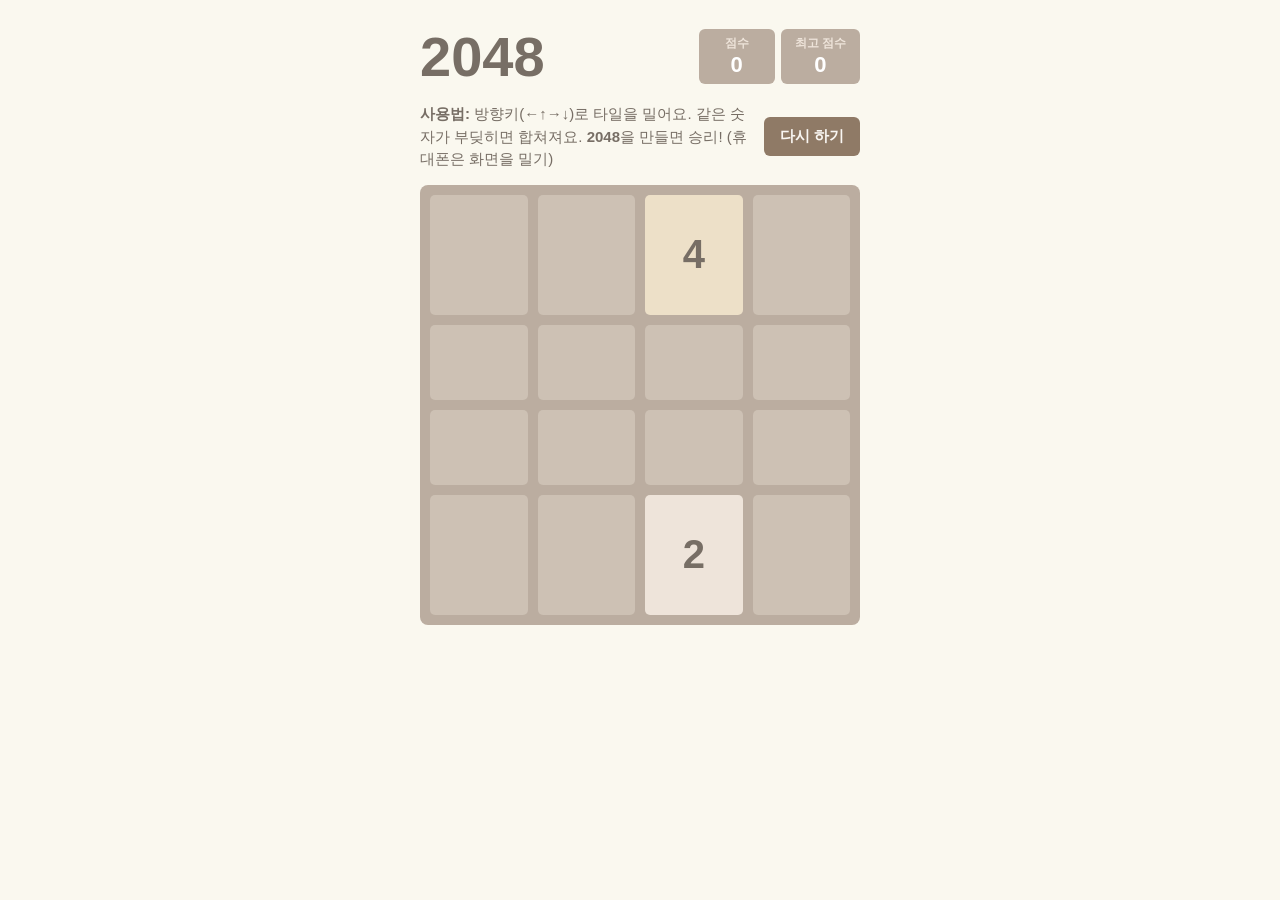
<file: week-01/2048/index.html>
<!DOCTYPE html>
<html lang="ko">
<head>
<meta charset="UTF-8">
<meta name="viewport" content="width=device-width, initial-scale=1.0">
<title>2048</title>
<style>
  * { box-sizing: border-box; }
  [hidden] { display: none !important; }
  body {
    margin: 0;
    padding: 24px 16px;
    font-family: "Segoe UI", "Malgun Gothic", sans-serif;
    background: #faf8ef;
    color: #776e65;
    display: flex;
    justify-content: center;
  }
  .wrap { width: 100%; max-width: 440px; }
  header {
    display: flex;
    align-items: center;
    justify-content: space-between;
    gap: 8px;
    flex-wrap: wrap;
  }
  h1 { font-size: 56px; margin: 0; color: #776e65; }
  .scores { display: flex; gap: 6px; }
  .score-box {
    background: #bbada0;
    color: #fff;
    border-radius: 6px;
    padding: 6px 14px;
    text-align: center;
    min-width: 76px;
  }
  .score-box .label { font-size: 12px; color: #eee4da; font-weight: bold; }
  .score-box .value { font-size: 22px; font-weight: bold; }
  .bar {
    display: flex;
    align-items: center;
    justify-content: space-between;
    gap: 12px;
    margin: 14px 0;
  }
  .howto { margin: 0; font-size: 15px; line-height: 1.5; }
  button {
    background: #8f7a66;
    color: #f9f6f2;
    border: none;
    border-radius: 6px;
    padding: 10px 16px;
    font-size: 15px;
    font-weight: bold;
    cursor: pointer;
    white-space: nowrap;
  }
  button:hover { background: #9f8b77; }
  .board {
    position: relative;
    background: #bbada0;
    border-radius: 8px;
    padding: 10px;
    display: grid;
    grid-template-columns: repeat(4, 1fr);
    gap: 10px;
    aspect-ratio: 1 / 1;
    touch-action: none;
    user-select: none;
  }
  .cell {
    background: rgba(238, 228, 218, 0.35);
    border-radius: 5px;
    display: flex;
    align-items: center;
    justify-content: center;
    font-weight: bold;
    font-size: clamp(20px, 8vw, 40px);
  }
  .cell.pop { animation: pop 0.15s ease; }
  @keyframes pop {
    0% { transform: scale(0.6); }
    100% { transform: scale(1); }
  }
  .t2    { background: #eee4da; color: #776e65; }
  .t4    { background: #ede0c8; color: #776e65; }
  .t8    { background: #f2b179; color: #f9f6f2; }
  .t16   { background: #f59563; color: #f9f6f2; }
  .t32   { background: #f67c5f; color: #f9f6f2; }
  .t64   { background: #f65e3b; color: #f9f6f2; }
  .t128  { background: #edcf72; color: #f9f6f2; font-size: clamp(18px, 7vw, 34px); }
  .t256  { background: #edcc61; color: #f9f6f2; font-size: clamp(18px, 7vw, 34px); }
  .t512  { background: #edc850; color: #f9f6f2; font-size: clamp(18px, 7vw, 34px); }
  .t1024 { background: #edc53f; color: #f9f6f2; font-size: clamp(14px, 5.5vw, 28px); }
  .t2048 { background: #edc22e; color: #f9f6f2; font-size: clamp(14px, 5.5vw, 28px); }
  .tbig  { background: #3c3a32; color: #f9f6f2; font-size: clamp(14px, 5.5vw, 28px); }
  .overlay {
    position: absolute;
    inset: 0;
    border-radius: 8px;
    background: rgba(250, 248, 239, 0.75);
    display: flex;
    flex-direction: column;
    align-items: center;
    justify-content: center;
    gap: 14px;
    text-align: center;
  }
  .overlay p { font-size: 34px; font-weight: bold; margin: 0; }
  .overlay .btns { display: flex; gap: 8px; }
</style>
</head>
<body>
<div class="wrap">
  <header>
    <h1>2048</h1>
    <div class="scores">
      <div class="score-box"><div class="label">점수</div><div class="value" id="score">0</div></div>
      <div class="score-box"><div class="label">최고 점수</div><div class="value" id="best">0</div></div>
    </div>
  </header>

  <div class="bar">
    <p class="howto"><b>사용법:</b> 방향키(←↑→↓)로 타일을 밀어요. 같은 숫자가 부딪히면 합쳐져요. <b>2048</b>을 만들면 승리! (휴대폰은 화면을 밀기)</p>
    <button id="restart">다시 하기</button>
  </div>

  <div class="board" id="board">
    <div class="overlay" id="overlay" hidden>
      <p id="message"></p>
      <div class="btns">
        <button id="keepGoing" hidden>계속 하기</button>
        <button id="overlayRestart">다시 하기</button>
      </div>
    </div>
  </div>
</div>

<script>
  const SIZE = 4;
  const boardEl = document.getElementById("board");
  const scoreEl = document.getElementById("score");
  const bestEl = document.getElementById("best");
  const overlay = document.getElementById("overlay");
  const messageEl = document.getElementById("message");
  const keepGoingBtn = document.getElementById("keepGoing");

  let grid, score, won, keepPlaying, newCell;
  let best = loadBest();

  // 칸 16개 만들기
  const cells = [];
  for (let i = 0; i < SIZE * SIZE; i++) {
    const c = document.createElement("div");
    c.className = "cell";
    boardEl.insertBefore(c, overlay);
    cells.push(c);
  }

  function loadBest() {
    try { return Number(localStorage.getItem("best2048")) || 0; } catch (e) { return 0; }
  }
  function saveBest() {
    try { localStorage.setItem("best2048", best); } catch (e) {}
  }

  function newGame() {
    grid = Array.from({ length: SIZE }, () => Array(SIZE).fill(0));
    score = 0;
    won = false;
    keepPlaying = false;
    overlay.hidden = true;
    addTile();
    addTile();
    draw();
  }

  function addTile() {
    const empty = [];
    for (let r = 0; r < SIZE; r++)
      for (let c = 0; c < SIZE; c++)
        if (grid[r][c] === 0) empty.push([r, c]);
    if (empty.length === 0) return;
    const [r, c] = empty[Math.floor(Math.random() * empty.length)];
    grid[r][c] = Math.random() < 0.9 ? 2 : 4;
    newCell = r * SIZE + c;
  }

  // 한 줄을 왼쪽으로 밀고 합치기
  function slideRow(row) {
    const nums = row.filter(v => v !== 0);
    const out = [];
    for (let i = 0; i < nums.length; i++) {
      if (nums[i] === nums[i + 1]) {
        const v = nums[i] * 2;
        out.push(v);
        score += v;
        if (v === 2048) won = true;
        i++;
      } else {
        out.push(nums[i]);
      }
    }
    while (out.length < SIZE) out.push(0);
    return out;
  }

  function getLine(dir, i) {
    const line = [];
    for (let j = 0; j < SIZE; j++) {
      if (dir === "left")  line.push(grid[i][j]);
      if (dir === "right") line.push(grid[i][SIZE - 1 - j]);
      if (dir === "up")    line.push(grid[j][i]);
      if (dir === "down")  line.push(grid[SIZE - 1 - j][i]);
    }
    return line;
  }
  function setLine(dir, i, line) {
    for (let j = 0; j < SIZE; j++) {
      if (dir === "left")  grid[i][j] = line[j];
      if (dir === "right") grid[i][SIZE - 1 - j] = line[j];
      if (dir === "up")    grid[j][i] = line[j];
      if (dir === "down")  grid[SIZE - 1 - j][i] = line[j];
    }
  }

  function move(dir) {
    if (!overlay.hidden) return;
    const before = JSON.stringify(grid);
    for (let i = 0; i < SIZE; i++) setLine(dir, i, slideRow(getLine(dir, i)));
    if (JSON.stringify(grid) === before) return; // 아무것도 안 움직였으면 끝

    addTile();
    if (score > best) { best = score; saveBest(); }
    draw();

    if (won && !keepPlaying) {
      showMessage("2048 달성! 🎉", true);
    } else if (!canMove()) {
      showMessage("게임 끝!", false);
    }
  }

  function canMove() {
    for (let r = 0; r < SIZE; r++)
      for (let c = 0; c < SIZE; c++) {
        if (grid[r][c] === 0) return true;
        if (c < SIZE - 1 && grid[r][c] === grid[r][c + 1]) return true;
        if (r < SIZE - 1 && grid[r][c] === grid[r + 1][c]) return true;
      }
    return false;
  }

  function showMessage(text, canContinue) {
    messageEl.textContent = text;
    keepGoingBtn.hidden = !canContinue;
    overlay.hidden = false;
  }

  function draw() {
    for (let r = 0; r < SIZE; r++)
      for (let c = 0; c < SIZE; c++) {
        const v = grid[r][c];
        const el = cells[r * SIZE + c];
        el.textContent = v || "";
        el.className = "cell" + (v ? " " + (v > 2048 ? "tbig" : "t" + v) : "");
        if (r * SIZE + c === newCell) el.classList.add("pop");
      }
    newCell = -1;
    scoreEl.textContent = score;
    bestEl.textContent = best;
  }

  // 방향키
  const keys = { ArrowLeft: "left", ArrowRight: "right", ArrowUp: "up", ArrowDown: "down" };
  document.addEventListener("keydown", e => {
    if (keys[e.key]) {
      e.preventDefault();
      move(keys[e.key]);
    }
  });

  // 휴대폰: 화면 밀기
  let startX, startY;
  boardEl.addEventListener("touchstart", e => {
    startX = e.touches[0].clientX;
    startY = e.touches[0].clientY;
  }, { passive: true });
  boardEl.addEventListener("touchend", e => {
    if (startX === undefined) return;
    const dx = e.changedTouches[0].clientX - startX;
    const dy = e.changedTouches[0].clientY - startY;
    startX = undefined;
    if (Math.max(Math.abs(dx), Math.abs(dy)) < 30) return;
    if (Math.abs(dx) > Math.abs(dy)) move(dx > 0 ? "right" : "left");
    else move(dy > 0 ? "down" : "up");
  });

  document.getElementById("restart").addEventListener("click", newGame);
  document.getElementById("overlayRestart").addEventListener("click", newGame);
  keepGoingBtn.addEventListener("click", () => {
    keepPlaying = true;
    overlay.hidden = true;
  });

  newGame();
</script>
</body>
</html>
</file>
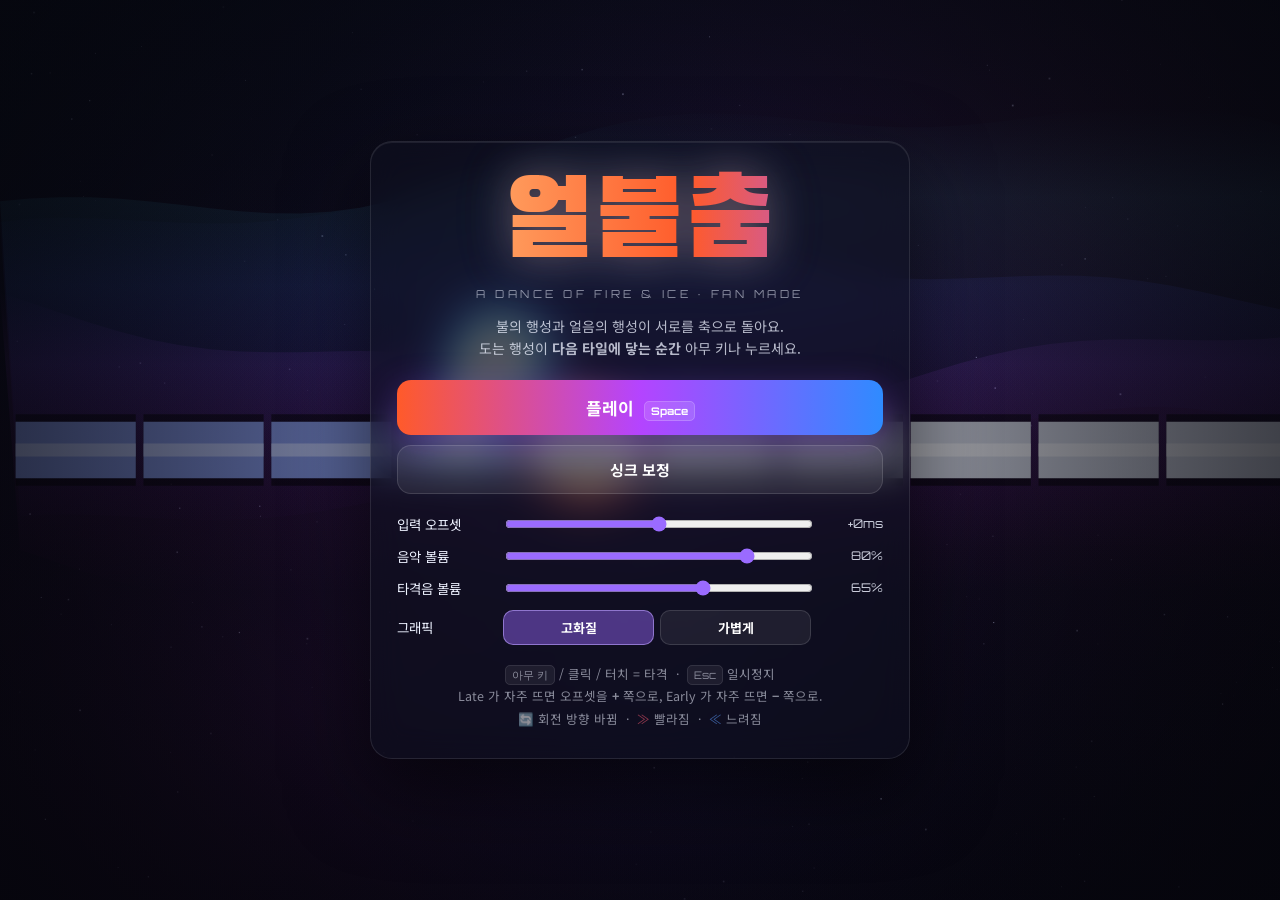
<file: week-01/dance-of-fire-and-ice/index.html>
<!DOCTYPE html>
<html lang="ko">
<head>
<meta charset="UTF-8">
<meta name="viewport" content="width=device-width, initial-scale=1.0, viewport-fit=cover">
<title>얼불춤 · Fire &amp; Ice</title>
<link rel="preconnect" href="https://fonts.googleapis.com">
<link rel="preconnect" href="https://fonts.gstatic.com" crossorigin>
<link href="https://fonts.googleapis.com/css2?family=Black+Han+Sans&family=Noto+Sans+KR:wght@400;700&family=Orbitron:wght@500;700;900&display=swap" rel="stylesheet">
<style>
  :root {
    --fire: #ff6a2b;
    --ice: #3fb6ff;
    --ui: 'Noto Sans KR', 'Malgun Gothic', 'Apple SD Gothic Neo', sans-serif;
    --num: 'Orbitron', 'Segoe UI', sans-serif;
    --title: 'Black Han Sans', 'Malgun Gothic', sans-serif;
  }
  * { box-sizing: border-box; }
  [hidden] { display: none !important; }
  html, body {
    margin: 0; height: 100%; overflow: hidden;
    background: #05060d; color: #eef2ff;
    font-family: var(--ui);
    user-select: none; -webkit-user-select: none;
    touch-action: none;
  }
  canvas#c { position: fixed; inset: 0; width: 100%; height: 100%; display: block; }

  .overlay {
    position: fixed; inset: 0;
    display: flex; align-items: center; justify-content: center;
    padding: 16px;
    background: radial-gradient(ellipse at center, rgba(5,6,13,.2), rgba(5,6,13,.75));
    animation: fade .35s ease;
  }
  @keyframes fade { from { opacity: 0; } to { opacity: 1; } }
  @keyframes rise { from { opacity: 0; transform: translateY(14px); } to { opacity: 1; transform: none; } }
  .card {
    width: min(540px, 100%); max-height: 100%; overflow: auto;
    padding: 28px 26px;
    border-radius: 22px;
    background: rgba(14,16,32,.58);
    border: 1px solid rgba(255,255,255,.1);
    backdrop-filter: blur(16px); -webkit-backdrop-filter: blur(16px);
    box-shadow: 0 30px 80px rgba(0,0,0,.55), inset 0 1px 0 rgba(255,255,255,.08);
    text-align: center;
    animation: rise .45s cubic-bezier(.2,.8,.2,1);
  }
  .logo {
    font-family: var(--title); font-weight: 400;
    font-size: clamp(64px, 16vw, 108px); line-height: 1.05; margin: 0;
    background: linear-gradient(90deg, #ffc27a 0%, #ff5a2a 30%, #a35cff 50%, #3fb6ff 70%, #c8f4ff 100%);
    background-size: 200% 100%;
    -webkit-background-clip: text; background-clip: text; color: transparent;
    filter: drop-shadow(0 0 22px rgba(255,110,60,.3)) drop-shadow(0 0 22px rgba(60,170,255,.3));
    animation: shimmer 6s ease-in-out infinite alternate;
  }
  @keyframes shimmer { from { background-position: 0% 0; } to { background-position: 100% 0; } }
  .tag { font-family: var(--num); font-size: 11px; letter-spacing: .32em; opacity: .55; margin-top: 4px; }
  .sub { opacity: .75; font-size: 14px; line-height: 1.6; margin: 14px 0 20px; }
  .btns { display: flex; flex-direction: column; gap: 10px; }
  .row { display: flex; gap: 10px; flex-wrap: wrap; }
  .row > button { flex: 1 1 140px; }
  button {
    font: inherit; font-weight: 700; font-size: 15px; color: #fff;
    cursor: pointer; border-radius: 14px; padding: 13px 16px;
    background: rgba(255,255,255,.07);
    border: 1px solid rgba(255,255,255,.13);
    transition: transform .15s, background .2s, box-shadow .25s, border-color .2s;
  }
  button:hover { background: rgba(255,255,255,.15); transform: translateY(-1px); }
  button:active { transform: translateY(1px); }
  button.primary {
    font-size: 17px; padding: 15px 18px;
    background: linear-gradient(90deg, #ff5a2a, #b444ff 50%, #2f8bff);
    border: 0; box-shadow: 0 10px 34px rgba(150,80,255,.35);
  }
  button.primary:hover { box-shadow: 0 12px 40px rgba(150,80,255,.6); }
  .settings { margin-top: 20px; text-align: left; display: grid; gap: 12px; font-size: 13.5px; }
  .set { display: grid; grid-template-columns: 96px 1fr 62px; align-items: center; gap: 10px; }
  .set output { font-family: var(--num); font-size: 12px; text-align: right; opacity: .85; }
  input[type=range] { width: 100%; accent-color: #9a6bff; }
  .seg { display: flex; gap: 6px; }
  .seg button { flex: 1; padding: 7px 8px; font-size: 13px; border-radius: 10px; }
  .seg button.on { background: rgba(154,107,255,.45); border-color: rgba(190,160,255,.6); }
  .keys { margin-top: 18px; font-size: 12.5px; opacity: .55; line-height: 1.8; }
  kbd {
    font-family: var(--num); font-size: 10.5px; padding: 2px 6px; border-radius: 5px;
    background: rgba(255,255,255,.12); border: 1px solid rgba(255,255,255,.18);
  }
  h2 { margin: 0 0 8px; font-size: 26px; font-family: var(--title); font-weight: 400; letter-spacing: .02em; }

  /* 스테이지 선택 */
  #select { background: radial-gradient(ellipse at center, rgba(5,6,13,0), rgba(5,6,13,.7)); }
  .selwrap { width: min(1160px, 100%); max-height: 100%; overflow: auto; padding: 6px; }
  .selhead { display: flex; align-items: center; justify-content: space-between; gap: 12px; flex-wrap: wrap; margin-bottom: 18px; }
  .selhead h2 { margin: 0; font-size: 32px; text-shadow: 0 0 24px rgba(160,120,255,.5); }
  .selhead button { padding: 9px 14px; font-size: 14px; }
  .sw { display: flex; align-items: center; gap: 10px; cursor: pointer; font-size: 14px; font-weight: 700;
    padding: 8px 14px; border-radius: 12px; background: rgba(14,16,32,.55); border: 1px solid rgba(255,255,255,.12); }
  .sw input { display: none; }
  .sw .knob { width: 38px; height: 22px; border-radius: 11px; background: rgba(255,255,255,.18); position: relative; transition: background .2s; }
  .sw .knob::after { content: ''; position: absolute; top: 3px; left: 3px; width: 16px; height: 16px; border-radius: 50%; background: #fff; transition: transform .2s; }
  .sw input:checked + .knob { background: linear-gradient(90deg, #ff5a2a, #2f8bff); }
  .sw input:checked + .knob::after { transform: translateX(16px); }
  .levels { display: grid; grid-template-columns: repeat(auto-fit, minmax(190px, 1fr)); gap: 14px; }
  .lv {
    position: relative; overflow: hidden;
    text-align: left; font-weight: 400;
    padding: 18px 16px 16px; border-radius: 20px; min-height: 210px;
    display: flex; flex-direction: column; gap: 3px;
    background: rgba(12,14,30,.62);
    border: 1px solid rgba(255,255,255,.1);
    backdrop-filter: blur(12px); -webkit-backdrop-filter: blur(12px);
    animation: rise .5s cubic-bezier(.2,.8,.2,1) both;
  }
  .lv::before {
    content: ''; position: absolute; inset: 0; pointer-events: none;
    background: linear-gradient(140deg, var(--c1), transparent 55%, var(--c2));
    opacity: .2; transition: opacity .3s;
  }
  .lv::after {
    content: ''; position: absolute; right: -40px; top: -40px; width: 140px; height: 140px; border-radius: 50%;
    background: radial-gradient(circle, var(--c1), transparent 70%); opacity: .25; pointer-events: none;
  }
  .lv:hover { background: rgba(20,22,44,.7); }
  .lv.on {
    border-color: rgba(255,255,255,.6);
    transform: translateY(-5px) scale(1.02);
    box-shadow: 0 14px 40px -18px var(--c1), 0 14px 46px -18px var(--c2), inset 0 0 0 1px rgba(255,255,255,.15);
  }
  .lv.on::before { opacity: .45; }
  .lv > * { position: relative; }
  .lvnum { font-family: var(--num); font-size: 11px; letter-spacing: .28em; opacity: .75; }
  .lvname { font-family: var(--title); font-size: 32px; line-height: 1.15; margin-top: 4px; }
  .lven { font-family: var(--num); font-size: 10px; letter-spacing: .22em; opacity: .6; }
  .stars { letter-spacing: 3px; font-size: 15px; margin-top: 10px; color: #ffd36b; text-shadow: 0 0 10px rgba(255,200,90,.6); }
  .stars i { color: rgba(255,255,255,.16); font-style: normal; text-shadow: none; }
  .lvmeta { font-size: 11.5px; opacity: .7; margin-top: auto; padding-top: 12px; font-family: var(--num); letter-spacing: .05em; }
  .lvbest { font-size: 12px; font-family: var(--num); margin-top: 4px; opacity: .9; }
  .lvbest b { font-size: 15px; margin-right: 6px; }
  .clearTag { position: absolute; top: 14px; right: 14px; font-family: var(--num); font-size: 10px; letter-spacing: .15em;
    padding: 3px 8px; border-radius: 6px; background: rgba(125,255,138,.18); color: #9dffa8; border: 1px solid rgba(125,255,138,.35); }

  /* HUD */
  #hud { position: fixed; inset: 0; pointer-events: none; }
  .prog { position: absolute; top: env(safe-area-inset-top, 0px); left: 0; right: 0; height: 4px; background: rgba(255,255,255,.07); }
  .prog i { display: block; height: 100%; width: 0; background: linear-gradient(90deg, var(--fire), #b444ff, var(--ice)); box-shadow: 0 0 14px rgba(170,120,255,.9); }
  .hud-l { position: absolute; top: calc(18px + env(safe-area-inset-top, 0px)); left: 20px; }
  #acc { font-family: var(--num); font-weight: 700; font-size: 26px; text-shadow: 0 0 18px rgba(255,255,255,.35); }
  #combo { font-family: var(--num); font-size: 12px; opacity: .7; margin-top: 3px; letter-spacing: .1em; }
  .hud-r { position: absolute; top: calc(18px + env(safe-area-inset-top, 0px)); right: 20px; text-align: right; }
  #lvName { font-family: var(--title); font-size: 20px; opacity: .9; }
  #secName { font-family: var(--num); font-size: 11px; letter-spacing: .22em; opacity: .7; margin-top: 2px; }
  .badge { display: inline-block; padding: 3px 8px; border-radius: 6px; background: rgba(154,107,255,.4); margin-left: 8px; letter-spacing: .15em; font-family: var(--num); font-size: 10px; vertical-align: middle; }
  .hint { position: absolute; bottom: calc(14px + env(safe-area-inset-bottom, 0px)); left: 0; right: 0; text-align: center; font-size: 12px; opacity: .35; }

  /* 결과 */
  .rankL { font-family: var(--num); font-weight: 900; font-size: 96px; line-height: 1; margin: 4px 0 0;
    background: linear-gradient(180deg, #fff 10%, var(--rc, #ffd36b) 90%); -webkit-background-clip: text; background-clip: text; color: transparent;
    filter: drop-shadow(0 0 26px var(--rc, #ffd36b)); animation: pop .6s cubic-bezier(.2,1.6,.4,1) both; }
  @keyframes pop { from { transform: scale(.3); opacity: 0; } to { transform: none; opacity: 1; } }
  .rTitle { font-family: var(--title); font-size: 30px; margin: 6px 0 0; }
  .rLv { font-family: var(--num); font-size: 11px; letter-spacing: .25em; opacity: .6; }
  .bigacc { font-family: var(--num); font-weight: 900; font-size: 46px; margin: 4px 0 2px; text-shadow: 0 0 26px rgba(255,255,255,.35); }
  .newbest { display: inline-block; font-family: var(--num); font-size: 11px; letter-spacing: .2em; padding: 4px 10px; border-radius: 8px;
    background: linear-gradient(90deg, #ff5a2a, #2f8bff); margin-bottom: 8px; animation: pop .6s .3s both; }
  .xacc { font-family: var(--num); font-size: 12px; opacity: .6; letter-spacing: .12em; margin-bottom: 16px; }
  .grid { display: grid; grid-template-columns: repeat(auto-fit, minmax(100px, 1fr)); gap: 8px; margin-bottom: 20px; }
  .cell { background: rgba(255,255,255,.05); border: 1px solid rgba(255,255,255,.08); border-radius: 12px; padding: 10px 6px; }
  .cell b { display: block; font-family: var(--num); font-size: 20px; }
  .cell span { font-family: var(--num); font-size: 10px; letter-spacing: .1em; }

  #calib { align-items: flex-end; pointer-events: none; background: none; }
  #calib .card { pointer-events: auto; margin-bottom: 4vh; }
  #cBig { font-family: var(--num); font-size: 34px; font-weight: 700; margin: 10px 0 2px; }
  #cLast { font-family: var(--num); font-size: 13px; opacity: .75; min-height: 20px; margin-bottom: 14px; }
</style>
</head>
<body>
<canvas id="c"></canvas>

<div id="hud" hidden>
  <div class="prog"><i id="progFill"></i></div>
  <div class="hud-l"><div id="acc">100.00%</div><div id="combo"></div></div>
  <div class="hud-r"><div id="lvName"></div><div id="secName"></div></div>
  <div class="hint" id="hint">아무 키 · 클릭 · 터치로 타격 &nbsp;|&nbsp; Esc 일시정지</div>
</div>

<div id="title" class="overlay">
  <div class="card">
    <h1 class="logo">얼불춤</h1>
    <div class="tag">A DANCE OF FIRE &amp; ICE · FAN MADE</div>
    <div class="sub">불의 행성과 얼음의 행성이 서로를 축으로 돌아요.<br>도는 행성이 <b>다음 타일에 닿는 순간</b> 아무 키나 누르세요.</div>
    <div class="btns">
      <button id="bPlay" class="primary">플레이 &nbsp;<kbd>Space</kbd></button>
      <button id="bCalib">싱크 보정</button>
    </div>
    <div class="settings">
      <label class="set"><span>입력 오프셋</span><input type="range" id="sOffset" min="-200" max="200" step="1"><output id="oOffset"></output></label>
      <label class="set"><span>음악 볼륨</span><input type="range" id="sMusic" min="0" max="100" step="1"><output id="oMusic"></output></label>
      <label class="set"><span>타격음 볼륨</span><input type="range" id="sHit" min="0" max="100" step="1"><output id="oHit"></output></label>
      <div class="set"><span>그래픽</span><div class="seg" id="qSeg"><button data-q="high">고화질</button><button data-q="low">가볍게</button></div><span></span></div>
    </div>
    <div class="keys">
      <kbd>아무 키</kbd> / 클릭 / 터치 = 타격 &nbsp;·&nbsp; <kbd>Esc</kbd> 일시정지<br>
      Late 가 자주 뜨면 오프셋을 <b>+</b> 쪽으로, Early 가 자주 뜨면 <b>−</b> 쪽으로.<br>
      🔄 회전 방향 바뀜 &nbsp;·&nbsp; <span style="color:#ff5b73">≫</span> 빨라짐 &nbsp;·&nbsp; <span style="color:#5b9bff">≪</span> 느려짐
    </div>
  </div>
</div>

<div id="select" class="overlay" hidden>
  <div class="selwrap">
    <div class="selhead">
      <button id="sBack">← 처음으로</button>
      <h2>스테이지 선택</h2>
      <label class="sw"><input type="checkbox" id="autoChk"><span class="knob"></span><span>자동 플레이</span></label>
    </div>
    <div class="levels" id="levels"></div>
    <div class="keys" style="text-align:center"><kbd>←</kbd> <kbd>→</kbd> 고르기 · <kbd>Enter</kbd> 시작 · <kbd>A</kbd> 자동 플레이 켜고 끄기 · <kbd>Esc</kbd> 뒤로</div>
  </div>
</div>

<div id="pause" class="overlay" hidden>
  <div class="card">
    <h2>일시정지</h2>
    <div class="sub">숨 한번 고르고 다시 가요.</div>
    <div class="btns">
      <button id="pResume" class="primary">계속하기 &nbsp;<kbd>Esc</kbd></button>
      <div class="row"><button id="pRestart">처음부터 <kbd>R</kbd></button><button id="pMenu">스테이지 선택</button></div>
    </div>
  </div>
</div>

<div id="result" class="overlay" hidden>
  <div class="card">
    <div class="rLv" id="rLv"></div>
    <div class="rankL" id="rRank">S</div>
    <div class="rTitle" id="rTitle">CLEAR!</div>
    <div class="bigacc" id="rAcc">100.00%</div>
    <div id="rNew" class="newbest" hidden>NEW BEST</div>
    <div class="xacc" id="rX"></div>
    <div class="grid" id="rGrid"></div>
    <div class="btns">
      <div class="row">
        <button id="rRetry">다시 하기 <kbd>R</kbd></button>
        <button id="rNext" class="primary">다음 스테이지 <kbd>Enter</kbd></button>
      </div>
      <button id="rMenu">스테이지 선택</button>
    </div>
  </div>
</div>

<div id="calib" class="overlay" hidden>
  <div class="card">
    <h2>싱크 보정</h2>
    <div class="sub">딸깍 소리 4번이 지나간 뒤, <b>소리에 맞춰</b> 아무 키(또는 화면)를 눌러 주세요.</div>
    <div id="cBig">0 / 16</div>
    <div id="cLast"></div>
    <div class="row"><button id="cAgain">다시 측정</button><button id="cDone">돌아가기</button></div>
  </div>
</div>

<script>
(() => {
'use strict';

/* =====================================================================
   1. 스테이지 데이터 — 음악과 타일이 같은 리듬 데이터에서 만들어짐
   ===================================================================== */
const PI = Math.PI, T3 = 1 / 3;
const E8 = [0, .5, 1, 1.5, 2, 2.5, 3, 3.5];
const MAJOR = [0, 2, 4, 5, 7, 9, 11], MINOR = [0, 2, 3, 5, 7, 8, 10];
const DORIAN = [0, 2, 3, 5, 7, 9, 10], HMINOR = [0, 2, 3, 5, 7, 8, 11];
const m = (o, d, sp) => ({ o, d, sp });   // o: 마디 안 박 위치, d: 코드 기준 음계 단계, sp: 이 마디 회전 속도
const sec = (type, bars, opt) => Object.assign({ type, bars, name: '' }, opt);
const KICK = { count: .35, intro: .5, verse: .7, chorus: .8, build: .85, drop: 1, break: .25, drop2: 1, outro: .6 };
const HOT = { drop: 1, drop2: 1, outro: 1, chorus: .75, build: .7 };

const LEVELS = [
  { id: 'dawn', title: '새벽 별', en: 'DAWN STAR', diff: 1, bpm: 112, scale: MAJOR, root: 72, chords: [0, 4, 5, 3],
    bg: 'aurora', c1: '#ffcf7a', c2: '#62e0ff',
    hues: { count: 230, intro: 228, verse: 196, chorus: 165, outro: 40 },
    sections: [
      sec('count', 1),
      sec('intro', 4, { name: 'INTRO', lead: 'bell', motifs: [
        m([0, 1, 2, 3], [0, 2, 4, 2]), m([0, 1, 2, 3], [0, 2, 4, 2]),
        m([0, 1, 2, 3], [0, 2, 4, 7]), m([0, 1, 2, 3], [4, 2, 1, 0]) ]}),
      sec('verse', 8, { name: 'VERSE', lead: 'pluck', motifs: [
        m([0, 1, 2, 3], [0, 2, 4, 7]), m([0, 1, 2, 3], [4, 2, 0, 2]),
        m([0, 1, 2, 2.5, 3], [0, 2, 4, 2, 0]), m([0, 1.5, 3], [4, 2, 0]),
        m([0, 1, 2, 3], [7, 4, 2, 4]), m([0, 1, 1.5, 2, 3], [0, 2, 1, 0, 2]),
        m([0, 1, 2, 3], [4, 7, 4, 2]), m([0, 1, 2, 2.5, 3, 3.5], [0, 1, 2, 3, 4, 5]) ]}),
      sec('chorus', 8, { name: 'CHORUS', lead: 'pluck', motifs: [
        m([0, 1, 1.5, 2, 3], [7, 4, 2, 4, 7]), m([0, .5, 1, 2, 3], [4, 2, 0, 2, 4]),
        m([0, 1, 2, 2.5, 3], [2, 4, 7, 4, 2]), m([0, 1, 2, 3, 3.5], [0, 2, 4, 2, 1]),
        m([0, 1, 1.5, 2, 3], [7, 4, 2, 4, 7]), m([0, .5, 1, 2, 3], [9, 7, 4, 2, 4]),
        m([0, 1, 2, 2.5, 3], [4, 7, 9, 7, 4]), m([0, 1, 2, 3], [7, 4, 2, 1]) ]}),
      sec('outro', 2, { name: 'OUTRO', lead: 'bell', chords: [0, 0], motifs: [
        m([0, 1, 2, 3], [7, 4, 2, 0]), m([0], [0]) ]}),
    ]},

  { id: 'ripple', title: '물결', en: 'RIPPLE', diff: 2, bpm: 124, scale: DORIAN, root: 62, chords: [0, 3, -1, -3],
    bg: 'waves', c1: '#3ff0d0', c2: '#3f7bff', arp: ['drop'],
    hues: { count: 200, intro: 195, verse: 182, build: 250, drop: 172, outro: 205 },
    sections: [
      sec('count', 1),
      sec('intro', 4, { name: 'INTRO', lead: 'pluck', motifs: [
        m([0, 1, 2, 2.5, 3], [0, 2, 4, 2, 0]), m([0, 1, 2, 3], [0, 2, 4, 2]),
        m([0, 1, 1.5, 2, 3], [0, 2, 1, 0, 2]), m([0, 1, 2, 3, 3.5], [4, 2, 1, 0, 1]) ]}),
      sec('verse', 8, { name: 'VERSE', lead: 'pluck', motifs: [
        m([0, .5, 1, 2, 2.5, 3], [0, 2, 4, 4, 2, 0]), m([0, 1, 1.5, 2, 3], [4, 2, 4, 2, 0]),
        m([0, .5, 1, 1.5, 2, 3], [0, 1, 2, 4, 2, 0]), m([0, 1, 1.75, 2.5, 3], [4, 2, 0, 2, 4]),
        m([0, .5, 1, 2, 2.5, 3], [7, 4, 2, 4, 2, 0]), m([0, 1, 1.5, 2, 2.5, 3], [0, 2, 4, 2, 4, 7]),
        m([0, .75, 1.5, 2, 3], [4, 4, 2, 0, 2]), m(E8, [0, 1, 2, 3, 4, 5, 6, 7]) ]}),
      sec('build', 4, { name: 'SPEED UP', lead: 'saw', leadVol: .7, speed: 2, motifs: [
        m(E8, [0, 2, 4, 2, 0, 2, 4, 2]), m(E8, [0, 2, 4, 7, 4, 2, 4, 7]),
        m(E8, [0, 2, 4, 7, 0, 2, 4, 7]), m([0, .5, 1, 1.5, 2, 2.5, 3, 3.25, 3.5, 3.75], [0, 1, 2, 3, 4, 5, 6, 7, 8, 9]) ]}),
      sec('drop', 8, { name: 'WAVE', lead: 'saw', motifs: [
        m([0, .75, 1.5, 2, 3], [7, 4, 2, 4, 7]), m([0, .5, 1, 1.5, 2, 3], [4, 2, 0, 2, 4, 2]),
        m([0, .75, 1.5, 2, 2.5, 3], [7, 4, 7, 9, 7, 4]), m([0, .5, 1, 2, 2.5, 3, 3.5], [2, 4, 2, 0, 2, 4, 7]),
        m([0, .75, 1.5, 2, 3], [7, 4, 2, 4, 7]), m([0, .5, 1, 1.5, 2, 3], [9, 7, 4, 2, 4, 2]),
        m([0, .75, 1.5, 2, 2.5, 3, 3.5], [4, 7, 9, 7, 4, 2, 1]), m([0, 1, 2, 3], [0, 2, 4, 7]) ]}),
      sec('outro', 2, { name: 'OUTRO', lead: 'saw', chords: [0, 0], motifs: [
        m([0, .5, 1, 2, 3], [7, 4, 2, 4, 0]), m([0], [0]) ]}),
    ]},

  { id: 'ember', title: '불씨와 서리', en: 'EMBER & FROST', diff: 3, bpm: 136, scale: MINOR, root: 69, chords: [0, -2, 2, -1],
    bg: 'hex', c1: '#ff5a2a', c2: '#3fb6ff', arp: ['drop2'],
    hues: { count: 220, intro: 212, verse: 190, build: 272, drop: 328, break: 236, drop2: 12, outro: 42 },
    sections: [
      sec('count', 1),
      sec('intro', 4, { name: 'INTRO', lead: 'pluck', motifs: [
        m([0, 1, 2, 3], [0, 2, 4, 2]), m([0, 1, 2, 3], [0, 2, 4, 2]),
        m([0, 1, 2, 3], [0, 2, 4, 7]), m([0, 1, 2, 2.5, 3], [4, 2, 1, 0, -1]) ]}),
      sec('verse', 8, { name: 'VERSE', lead: 'pluck', motifs: [
        m([0, 1, 1.5, 2, 3], [0, 2, 1, 0, 4]), m([0, .5, 1, 2, 3], [4, 2, 0, 2, 4]),
        m([0, 1, 2, 2.5, 3], [7, 4, 2, 4, 2]), m([0, 1.5, 2, 3, 3.5], [0, 2, 4, 3, 1]),
        m([0, .5, 1, 1.5, 2, 3], [0, 1, 2, 4, 2, 0]), m([0, 1, 1.5, 2.5, 3], [4, 2, 4, 7, 4]),
        m([0, .5, 1, 2, 2.5, 3], [2, 4, 7, 4, 2, 0]), m([0, 1, 2, 2.5, 3, 3.5], [0, 1, 2, 3, 4, 5]) ]}),
      sec('build', 4, { name: 'BUILD UP', lead: 'saw', leadVol: .75, speed: 2, motifs: [
        m(E8, [0, 2, 4, 2, 0, 2, 4, 7]), m(E8, [0, 2, 4, 7, 4, 2, 4, 7]),
        m(E8, [0, 2, 4, 7, 0, 2, 4, 7]), m([0, .5, 1, 1.5, 2, 2.5, 3, 3.25, 3.5, 3.75], [0, 1, 2, 3, 4, 5, 6, 7, 8, 9]) ]}),
      sec('drop', 8, { name: 'DROP', lead: 'saw', motifs: [
        m([0, .75, 1.5, 2, 2.5, 3, 3.5], [7, 7, 4, 4, 2, 4, 7]), m([0, .75, 1.5, 2, 3, 3.5], [7, 6, 4, 2, 4, 2]),
        m([0, .5, 1, 1.5, 2, 2.75, 3.5], [4, 4, 7, 4, 2, 4, 0]), m([0, .75, 1.5, 2, 2.5, 3, 3.25, 3.5, 3.75], [2, 4, 7, 9, 7, 4, 2, 1, 0]),
        m([0, .75, 1.5, 2, 2.5, 3, 3.5], [7, 7, 4, 4, 2, 4, 7]), m([0, .75, 1.5, 2, 3, 3.5], [7, 9, 7, 4, 2, 4]),
        m([0, .5, 1, 1.5, 2, 2.75, 3.5], [4, 7, 9, 7, 4, 2, 0]), m([0, .5, 1, 1.5, 2, 3], [7, 4, 2, 1, 0, -1]) ]}),
      sec('break', 4, { name: 'BREAK', lead: 'bell', motifs: [
        m([0, 1.5, 3], [0, 2, 4]), m([0, 1.5, 3], [4, 2, 0]),
        m([0, 1, 2, 3], [0, 2, 4, 7]), m([0, 1, 1.5, 2, 2.5, 3, 3.25, 3.5, 3.75], [4, 3, 2, 1, 0, 1, 2, 3, 4]) ]}),
      sec('drop2', 8, { name: 'FINAL DROP', lead: 'saw', motifs: [
        m([0, T3, 2 * T3, 1, 1.5, 2, 2.75, 3.5], [0, 2, 4, 7, 4, 7, 9, 7]),
        m([0, .5, .75, 1, 1.5, 2, 2.5, 3, 3.5], [7, 6, 7, 4, 2, 4, 7, 4, 2]),
        m([0, T3, 2 * T3, 1, 1 + T3, 1 + 2 * T3, 2, 3], [0, 2, 4, 7, 4, 2, 4, 7]),
        m([0, .25, .5, .75, 1, 1.5, 2, 2.5, 3, 3.25, 3.5, 3.75], [7, 6, 5, 4, 2, 4, 7, 9, 7, 6, 5, 4]),
        m([0, .75, 1.5, 2, 2.5, 3, 3.5], [7, 7, 4, 4, 2, 4, 7]),
        m([0, .5, .75, 1, 1.5, 2, 2.5, 3, 3.5], [9, 7, 9, 7, 4, 2, 4, 7, 9]),
        m([0, T3, 2 * T3, 1, 1.5, 2, 2.5, 3, 3.25, 3.5, 3.75], [4, 7, 9, 11, 9, 7, 4, 2, 4, 7, 9]),
        m([0, .5, 1, 1.5, 2, 2.5, 3], [11, 9, 7, 4, 2, 1, 0]) ]}),
      sec('outro', 2, { name: 'OUTRO', lead: 'saw', chords: [0, 0], motifs: [
        m([0, 1, 2, 3], [7, 4, 2, 0]), m([0], [0]) ]}),
    ]},

  { id: 'tempest', title: '폭풍', en: 'TEMPEST', diff: 4, bpm: 150, scale: HMINOR, root: 64, chords: [0, -2, 3, 4],
    bg: 'storm', c1: '#9d7bff', c2: '#5ee1ff', arp: ['drop2'],
    hues: { count: 240, intro: 238, verse: 222, build: 268, drop: 255, break: 210, drop2: 285, outro: 200 },
    sections: [
      sec('count', 1),
      sec('intro', 4, { name: 'INTRO', lead: 'pluck', motifs: [
        m(E8, [0, 2, 4, 2, 0, 2, 4, 2]), m([0, .5, 1, 1.5, 2, 3], [0, 2, 4, 7, 4, 2]),
        m(E8, [0, 2, 4, 2, 0, 2, 4, 2]), m([0, .5, 1, 2, 2.5, 3], [4, 2, 1, 0, 1, 2]) ]}),
      sec('verse', 8, { name: 'VERSE', lead: 'pluck', motifs: [
        m([0, T3, 2 * T3, 1, 2, 2.5, 3], [0, 1, 2, 4, 2, 1, 0]),
        m([0, .75, 1.5, 2, 2.5, 3, 3.5], [4, 4, 2, 0, 2, 4, 2]),
        m([0, T3, 2 * T3, 1, 1.5, 2, 3], [7, 6, 4, 2, 4, 2, 0]),
        m([0, .5, .75, 1, 1.5, 2, 2.75, 3.5], [0, 2, 1, 0, 2, 4, 2, 0]),
        m([0, T3, 2 * T3, 1, 2, 2.5, 3], [0, 1, 2, 4, 2, 1, 0]),
        m([0, .75, 1.5, 2, 2.5, 3, 3.5], [7, 7, 4, 2, 4, 7, 4]),
        m([0, .25, .5, 1, 1.5, 2, 2.5, 3], [4, 3, 2, 0, 2, 4, 2, 0]),
        m([0, .5, 1, 1.5, 2, 2.25, 2.5, 2.75, 3, 3.5], [0, 1, 2, 3, 4, 5, 6, 7, 8, 7]) ]}),
      sec('build', 4, { name: 'SPEED UP', lead: 'saw', leadVol: .75, speed: 2, motifs: [
        m(E8, [0, 2, 4, 2, 0, 2, 4, 7]), m(E8, [0, 2, 4, 7, 4, 2, 4, 7]),
        m(E8, [0, 2, 4, 7, 9, 7, 4, 7]), m([0, .5, 1, 1.5, 2, 2.25, 2.5, 2.75, 3, 3.25, 3.5, 3.75], [0, 2, 4, 7, 4, 5, 6, 7, 8, 9, 10, 11]) ]}),
      sec('drop', 8, { name: 'STORM', lead: 'saw', motifs: [
        m([0, .5, .75, 1, 1.5, 2, 2.5, 3, 3.5], [7, 7, 6, 4, 2, 4, 7, 4, 2]),
        m([0, .75, 1.5, 2, 2.25, 2.5, 3, 3.5], [7, 6, 4, 2, 1, 0, 2, 4]),
        m([0, T3, 2 * T3, 1, 1.5, 2, 2.5, 3, 3.5], [0, 2, 4, 7, 4, 7, 9, 7, 4]),
        m([0, .25, .5, .75, 1, 1.5, 2, 2.5, 3, 3.25, 3.5, 3.75], [2, 3, 4, 5, 7, 4, 2, 4, 7, 6, 5, 4]),
        m([0, .5, .75, 1, 1.5, 2, 2.5, 3, 3.5], [7, 7, 6, 4, 2, 4, 7, 4, 2]),
        m([0, .75, 1.5, 2, 2.5, 3, 3.25, 3.5], [9, 7, 4, 7, 9, 11, 9, 7]),
        m([0, T3, 2 * T3, 1, 1.5, 2, 2.5, 3, 3.5], [4, 7, 9, 11, 9, 7, 4, 2, 4]),
        m([0, .5, 1, 1.5, 2, 2.5, 3], [11, 9, 7, 4, 2, 1, 0]) ]}),
      sec('break', 4, { name: 'EYE OF THE STORM', lead: 'bell', speed: .5, motifs: [
        m([0, 2], [0, 4]), m([0, 2], [4, 2]), m([0, 2, 3], [0, 2, 4]),
        m([0, 1, 2, 2.5, 3, 3.5], [7, 4, 2, 1, 0, 1], 1) ]}),
      sec('drop2', 8, { name: 'FINAL STORM', lead: 'saw', motifs: [
        m([0, .25, .5, .75, 1, 1.5, 2, 2.5, 2.75, 3, 3.5], [0, 2, 4, 7, 9, 7, 4, 7, 9, 11, 9]),
        m([0, T3, 2 * T3, 1, 1 + T3, 1 + 2 * T3, 2, 2.5, 3, 3.5], [9, 7, 4, 7, 4, 2, 4, 2, 0, 2]),
        m([0, .5, .75, 1, 1.5, 2, 2.25, 2.5, 3, 3.5], [0, 2, 4, 7, 4, 7, 9, 11, 9, 7]),
        m([0, .25, .5, .75, 1, 1.25, 1.5, 1.75, 2, 2.5, 3, 3.5], [11, 10, 9, 8, 7, 6, 5, 4, 2, 4, 7, 4]),
        m([0, .25, .5, .75, 1, 1.5, 2, 2.5, 2.75, 3, 3.5], [0, 2, 4, 7, 9, 7, 4, 7, 9, 11, 9]),
        m([0, T3, 2 * T3, 1, 1 + T3, 1 + 2 * T3, 2, 2.5, 3, 3.5], [11, 9, 7, 9, 7, 4, 7, 4, 2, 4]),
        m([0, .5, .75, 1, 1.5, 2, 2.25, 2.5, 3, 3.5], [4, 7, 9, 11, 9, 11, 12, 11, 9, 7]),
        m([0, .5, 1, 1.5, 2, 2.5, 3], [11, 9, 7, 4, 2, 1, 0]) ]}),
      sec('outro', 2, { name: 'OUTRO', lead: 'saw', chords: [0, 0], motifs: [
        m([0, .5, 1, 1.5, 2, 3], [7, 4, 2, 4, 7, 0]), m([0], [0]) ]}),
    ]},

  { id: 'nova', title: '초신성', en: 'SUPERNOVA', diff: 5, bpm: 172, scale: MINOR, root: 66, chords: [0, -2, 2, -1],
    bg: 'warp', c1: '#ffe066', c2: '#ff3fa4', arp: ['drop', 'drop2'],
    hues: { count: 280, intro: 285, verse: 300, build: 320, drop: 340, break: 260, drop2: 30, outro: 50 },
    sections: [
      sec('count', 1),
      sec('intro', 4, { name: 'IGNITION', lead: 'pluck', motifs: [
        m(E8, [0, 2, 4, 7, 4, 2, 4, 7]), m(E8, [0, 2, 4, 7, 4, 2, 4, 7]),
        m([0, .5, 1, 1.5, 2, 3], [0, 2, 4, 7, 9, 7]), m([0, .5, 1, 1.5, 2, 2.5, 3, 3.25, 3.5, 3.75], [7, 4, 2, 0, 2, 4, 7, 6, 5, 4]) ]}),
      sec('verse', 8, { name: 'ORBIT', lead: 'saw', leadVol: .8, motifs: [
        m([0, .75, 1.5, 2, 2.5, 3, 3.25, 3.5], [0, 2, 4, 2, 4, 7, 6, 4]),
        m([0, .5, .75, 1, 1.5, 2, 2.75, 3.5], [7, 4, 2, 4, 2, 0, 2, 4]),
        m([0, T3, 2 * T3, 1, 1.5, 2, 2.5, 3, 3.5], [0, 2, 4, 7, 4, 2, 4, 7, 9]),
        m([0, .25, .5, .75, 1, 1.5, 2, 2.5, 3, 3.25, 3.5, 3.75], [7, 6, 4, 2, 4, 7, 9, 7, 4, 2, 1, 0]),
        m([0, .75, 1.5, 2, 2.5, 3, 3.25, 3.5], [7, 6, 4, 2, 4, 7, 9, 7]),
        m([0, .5, .75, 1, 1.5, 2, 2.75, 3.5], [9, 7, 4, 7, 4, 2, 4, 7]),
        m([0, T3, 2 * T3, 1, 1.5, 2, 2.5, 3, 3.5], [4, 7, 9, 11, 9, 7, 4, 2, 4]),
        m([0, .25, .5, .75, 1, 1.5, 2, 2.5, 3, 3.5], [0, 2, 4, 7, 9, 7, 4, 2, 4, 7]) ]}),
      sec('build', 4, { name: 'COLLAPSE', lead: 'saw', leadVol: .75, speed: 2, motifs: [
        m(E8, [0, 2, 4, 2, 0, 2, 4, 7]), m(E8, [0, 2, 4, 7, 4, 2, 4, 7]),
        m(E8, [0, 2, 4, 7, 0, 2, 4, 7]),
        m([0, .5, 1, 1.5, 2, 2.25, 2.5, 2.75, 3, 3.25, 3.5, 3.75], [0, 1, 2, 3, 4, 5, 6, 7, 8, 9, 10, 11]) ]}),
      sec('drop', 8, { name: 'SUPERNOVA', lead: 'saw', speed: 2, motifs: [
        m([0, .5, .75, 1, 1.5, 2, 2.5, 2.75, 3, 3.5], [7, 7, 6, 4, 2, 4, 7, 6, 4, 2]),
        m([0, .25, .5, 1, 1.5, 2, 2.25, 2.5, 3, 3.5], [0, 2, 4, 7, 4, 2, 4, 7, 9, 7]),
        m([0, .5, 1, 1.5, 1.75, 2, 2.5, 3, 3.25, 3.5], [4, 7, 9, 7, 6, 4, 2, 4, 7, 9]),
        m([0, .25, .5, .75, 1, 1.25, 1.5, 1.75, 2, 2.5, 3, 3.5], [11, 9, 7, 4, 2, 4, 7, 9, 11, 9, 7, 4]),
        m([0, .5, .75, 1, 1.5, 2, 2.5, 2.75, 3, 3.5], [7, 7, 6, 4, 2, 4, 7, 6, 4, 2]),
        m([0, .25, .5, 1, 1.5, 2, 2.25, 2.5, 3, 3.5], [9, 7, 4, 7, 4, 2, 4, 7, 9, 11]),
        m([0, .5, 1, 1.5, 1.75, 2, 2.5, 3, 3.25, 3.5], [4, 7, 9, 11, 9, 7, 4, 2, 4, 7]),
        m([0, .5, 1, 1.5, 2, 2.5, 3, 3.5], [11, 9, 7, 4, 2, 1, 0, -1]) ]}),
      sec('break', 4, { name: 'NEBULA', lead: 'bell', motifs: [
        m([0, 1.5, 3], [0, 2, 4]), m([0, 1.5, 3], [4, 2, 0]),
        m([0, 1, 2, 3], [0, 2, 4, 7]), m([0, .5, 1, 1.5, 2, 2.5, 3, 3.25, 3.5, 3.75], [7, 6, 5, 4, 3, 2, 1, 2, 3, 4]) ]}),
      sec('drop2', 8, { name: 'BIG BANG', lead: 'saw', speed: 2, motifs: [
        m([0, T3, 2 * T3, 1, 1.5, 2, 2.5, 3, 3.5], [0, 2, 4, 7, 4, 7, 9, 7, 4]),
        m([0, .25, .5, .75, 1, 1.5, 2, 2.5, 2.75, 3, 3.5], [7, 6, 4, 2, 4, 7, 9, 7, 6, 4, 2]),
        m([0, T3, 2 * T3, 1, 1 + T3, 1 + 2 * T3, 2, 2.5, 3, 3.5], [0, 2, 4, 7, 9, 11, 9, 7, 4, 2]),
        m([0, .25, .5, .75, 1, 1.25, 1.5, 1.75, 2, 2.25, 2.5, 2.75, 3, 3.5], [0, 1, 2, 3, 4, 5, 6, 7, 8, 9, 10, 11, 9, 7]),
        m([0, T3, 2 * T3, 1, 1.5, 2, 2.5, 3, 3.5], [4, 7, 9, 11, 9, 11, 12, 11, 9]),
        m([0, .25, .5, .75, 1, 1.5, 2, 2.5, 2.75, 3, 3.5], [11, 9, 7, 4, 7, 9, 11, 9, 7, 4, 2]),
        m([0, T3, 2 * T3, 1, 1 + T3, 1 + 2 * T3, 2, 2.5, 3, 3.5], [4, 7, 9, 11, 12, 14, 12, 11, 9, 7]),
        m([0, .5, 1, 1.5, 2, 2.5, 3], [11, 9, 7, 4, 2, 1, 0]) ]}),
      sec('outro', 2, { name: 'AFTERGLOW', lead: 'saw', chords: [0, 0], motifs: [
        m([0, .5, 1, 1.5, 2, 3], [7, 4, 2, 4, 7, 0]), m([0], [0]) ]}),
    ]},
];

/* =====================================================================
   2. 스테이지 불러오기 — 박 간격 × 속도 = 도는 각도 (1박 = 180°)
   ===================================================================== */
let LV, LVI = 0, BPM, SPB, SCALE, SECTIONS, notes, N;
let prevT, travel, back, dirA, rot, twirl, spd, spdUp, px, py, tileHitT;

function stepToMidi(step, base) {
  const o = Math.floor(step / 7), i = step - o * 7;
  return base + SCALE[i] + 12 * o;
}
const isStraight = j => Math.abs(travel[j] - PI) < 1e-6;
// 타일 j 에서 방향 r 로 돌았을 때, 앞으로 depth 칸 동안 길이 겹치지 않게 갈 수 있는지 (되돌아가며 찾기)
function canGo(j, r, depth) {
  const d = back[j] + r * travel[j];
  const nx = px[j] + Math.cos(d), ny = py[j] + Math.sin(d);
  for (let i = Math.max(0, j - 44); i <= j - 2; i++) {
    const dx = nx - px[i], dy = ny - py[i];
    if (dx * dx + dy * dy < 0.72) return false;
  }
  if (depth === 0 || j + 1 >= N) return true;
  px[j + 1] = nx; py[j + 1] = ny; back[j + 1] = d + PI;
  if (canGo(j + 1, r, depth - 1)) return true;
  return !isStraight(j + 1) && canGo(j + 1, -r, depth - 1);
}

function buildLevel(li) {
  LVI = li; LV = LEVELS[li];
  BPM = LV.bpm; SPB = 60 / BPM; SCALE = LV.scale; SECTIONS = LV.sections;
  notes = [];
  let bar = 0;
  SECTIONS.forEach((s, si) => {
    s.hue = LV.hues[s.type] != null ? LV.hues[s.type] : 220;
    s.kick = KICK[s.type];
    s.startBeat = bar * 4;
    for (let i = 0; i < s.bars; i++, bar++) {
      if (!s.motifs) continue;
      const chord = (s.chords || LV.chords)[i % 4];
      const mo = s.motifs[i % s.motifs.length];
      const sp = mo.sp != null ? mo.sp : s.speed || 1;
      mo.o.forEach((o, j) => {
        const beat = bar * 4 + o;
        notes.push({ beat, time: beat * SPB, step: chord + mo.d[j], sec: s, si, sp });
      });
    }
    s.endBeat = bar * 4;
  });
  N = notes.length;
  prevT = new Float64Array(N); travel = new Float64Array(N);
  back = new Float64Array(N + 1); dirA = new Float64Array(N);
  rot = new Int8Array(N); twirl = new Uint8Array(N); spd = new Float64Array(N); spdUp = new Int8Array(N);
  px = new Float64Array(N + 1); py = new Float64Array(N + 1);
  tileHitT = new Float64Array(N + 1).fill(-1e9);
  for (let k = 0; k < N; k++) {
    prevT[k] = k ? notes[k - 1].time : notes[0].time - 3 * SPB;
    spd[k] = k ? notes[k].sp : 1;
    if (k && spd[k] !== spd[k - 1]) spdUp[k] = spd[k] > spd[k - 1] ? 1 : -1;
    travel[k] = (notes[k].time - prevT[k]) / SPB * spd[k] * PI;
  }
  back[0] = PI; rot[0] = -1;
  for (let k = 0; k < N; k++) {
    if (k > 0) {
      rot[k] = rot[k - 1];
      if (!isStraight(k) && !canGo(k, rot[k], 9) && canGo(k, -rot[k], 9)) { rot[k] = -rot[k - 1]; twirl[k] = 1; }
    }
    dirA[k] = back[k] + rot[k] * travel[k];
    px[k + 1] = px[k] + Math.cos(dirA[k]);
    py[k + 1] = py[k] + Math.sin(dirA[k]);
    back[k + 1] = dirA[k] + PI;
  }
}
//#CHART_END

/* =====================================================================
   3. 오디오 — Web Audio 신시사이저로 곡을 실시간 연주
   ===================================================================== */
let actx = null, master, comp, hitBus, NOISE, IR, R = null;
const mtof = n => 440 * Math.pow(2, (n - 69) / 12);

function ensureAudio() {
  if (!actx) {
    actx = new (window.AudioContext || window.webkitAudioContext)({ latencyHint: 'interactive' });
    comp = actx.createDynamicsCompressor();
    comp.threshold.value = -12; comp.knee.value = 8; comp.ratio.value = 4;
    comp.attack.value = 0.004; comp.release.value = 0.15;
    comp.connect(actx.destination);
    master = actx.createGain(); master.connect(comp);
    hitBus = actx.createGain(); hitBus.connect(comp);
    const len = actx.sampleRate * 2;
    NOISE = actx.createBuffer(1, len, actx.sampleRate);
    const nd = NOISE.getChannelData(0);
    for (let i = 0; i < len; i++) nd[i] = Math.random() * 2 - 1;
    const il = Math.floor(actx.sampleRate * 2.8);
    IR = actx.createBuffer(2, il, actx.sampleRate);
    for (let c = 0; c < 2; c++) {
      const d = IR.getChannelData(c);
      for (let i = 0; i < il; i++) d[i] = (Math.random() * 2 - 1) * Math.pow(1 - i / il, 3.2);
    }
  }
  if (actx.state !== 'running') actx.resume();
  applyVolumes();
}
function applyVolumes() {
  if (!actx) return;
  master.gain.setTargetAtTime(Math.pow(settings.music / 100, 1.5) * 0.85, actx.currentTime, 0.02);
  hitBus.gain.setTargetAtTime(Math.pow(settings.hit / 100, 1.5) * 1.0, actx.currentTime, 0.02);
}

function mkRun() {
  const out = actx.createGain(); out.connect(master);
  const duck = actx.createGain(); duck.connect(out);
  const drums = actx.createGain(); drums.gain.value = 0.9; drums.connect(out);
  const rev = actx.createConvolver(); rev.buffer = IR;
  const revOut = actx.createGain(); revOut.gain.value = 0.32;
  rev.connect(revOut); revOut.connect(out);
  const dly = actx.createDelay(1.5); dly.delayTime.value = SPB * 0.75;
  const fb = actx.createGain(); fb.gain.value = 0.3;
  const dlf = actx.createBiquadFilter(); dlf.type = 'lowpass'; dlf.frequency.value = 2800;
  dly.connect(dlf); dlf.connect(fb); fb.connect(dly);
  const dOut = actx.createGain(); dOut.gain.value = 0.22;
  dlf.connect(dOut); dOut.connect(out);
  return { out, duck, drums, rev, dly };
}

// --- 작은 도우미들 ---
function Osc(type, f, t, end) {
  const o = actx.createOscillator(); o.type = type; o.frequency.setValueAtTime(f, t);
  o.start(t); o.stop(end + 0.05); return o;
}
function Nz(t, end) {
  const s = actx.createBufferSource(); s.buffer = NOISE; s.loop = true;
  s.start(t, Math.random() * 1.5); s.stop(end + 0.05); return s;
}
function Flt(type, f, q) {
  const b = actx.createBiquadFilter(); b.type = type; b.frequency.value = f;
  if (q != null) b.Q.value = q; return b;
}
function Env(t, peak, a, end) {
  const g = actx.createGain();
  g.gain.setValueAtTime(0.0001, t);
  g.gain.linearRampToValueAtTime(peak, t + a);
  g.gain.exponentialRampToValueAtTime(0.0001, end);
  return g;
}
function Gn(v) { const g = actx.createGain(); g.gain.value = v; return g; }
function Pan(v) { if (!actx.createStereoPanner) return Gn(1); const p = actx.createStereoPanner(); p.pan.value = v; return p; }
function chain(...n) { for (let i = 0; i < n.length - 1; i++) n[i].connect(n[i + 1]); return n[n.length - 1]; }
function send(node, bus, amt) { const g = Gn(amt); node.connect(g); g.connect(bus); }

// --- 드럼 ---
function duckAt(t) {
  const p = R.duck.gain;
  p.setTargetAtTime(0.28, t, 0.004);
  p.setTargetAtTime(1, t + 0.03, 0.085);
}
function kick(t, v = 1) {
  const o = Osc('sine', 170, t, t + 0.45);
  o.frequency.exponentialRampToValueAtTime(50, t + 0.1);
  o.frequency.exponentialRampToValueAtTime(38, t + 0.4);
  chain(o, Env(t, v, 0.002, t + 0.42), R.drums);
  chain(Nz(t, t + 0.03), Flt('highpass', 1800), Env(t, v * 0.28, 0.001, t + 0.018), R.drums);
  duckAt(t);
}
function snare(t, v = 1) {
  const n = chain(Nz(t, t + 0.25), Flt('highpass', 1100), Env(t, v * 0.42, 0.001, t + 0.19));
  n.connect(R.drums); send(n, R.rev, 0.35);
  const o = Osc('triangle', 210, t, t + 0.12);
  o.frequency.exponentialRampToValueAtTime(150, t + 0.1);
  chain(o, Env(t, v * 0.3, 0.001, t + 0.11), R.drums);
}
function clap(t, v = 1) {
  const g = actx.createGain();
  g.gain.setValueAtTime(0.0001, t);
  [0, 0.011, 0.022].forEach(d => {
    g.gain.setValueAtTime(v * 0.55, t + d);
    g.gain.exponentialRampToValueAtTime(0.05, t + d + 0.009);
  });
  g.gain.setValueAtTime(v * 0.5, t + 0.033);
  g.gain.exponentialRampToValueAtTime(0.0001, t + 0.22);
  const n = chain(Nz(t, t + 0.25), Flt('bandpass', 1400, 0.9), g);
  n.connect(R.drums); send(n, R.rev, 0.45);
}
function hat(t, v = 1, open = false) {
  chain(Nz(t, t + 0.3), Flt('highpass', 7800), Env(t, v * 0.22, 0.001, t + (open ? 0.24 : 0.045)), R.drums);
}
function crash(t, v = 1) {
  const n = chain(Nz(t, t + 2.2), Flt('highpass', 3800), Env(t, v * 0.3, 0.002, t + 2.0));
  n.connect(R.drums); send(n, R.rev, 0.5);
}
function riser(t, dur, v = 1) {
  const f = Flt('bandpass', 400, 2.5);
  f.frequency.setValueAtTime(400, t); f.frequency.exponentialRampToValueAtTime(9000, t + dur);
  const g = actx.createGain();
  g.gain.setValueAtTime(0.0001, t); g.gain.linearRampToValueAtTime(v * 0.3, t + dur);
  g.gain.linearRampToValueAtTime(0.0001, t + dur + 0.03);
  const n = chain(Nz(t, t + dur + 0.05), f, g);
  n.connect(R.out); send(n, R.rev, 0.6);
}
function impact(t, v = 1) {
  const o = Osc('sine', 75, t, t + 1.8);
  o.frequency.exponentialRampToValueAtTime(28, t + 1.6);
  const n = chain(o, Env(t, v * 0.9, 0.005, t + 1.7));
  n.connect(R.drums); send(n, R.rev, 0.4);
  chain(Nz(t, t + 1), Flt('lowpass', 500), Env(t, v * 0.4, 0.005, t + 0.9), R.drums);
}
function thunder(t, v = 1) {
  const n = chain(Nz(t, t + 2.6), Flt('lowpass', 260, 0.7), Env(t, v * 0.55, 0.02, t + 2.5));
  n.connect(R.drums); send(n, R.rev, 0.6);
}
function click(t, acc) {
  chain(Osc('sine', acc ? 1760 : 1320, t, t + 0.07), Env(t, 0.4, 0.001, t + 0.06), R.out);
}

// --- 악기 ---
function bass(t, midi, dur, v = 1, soft = false) {
  const f = mtof(midi), end = t + dur;
  const g = actx.createGain();
  g.gain.setValueAtTime(0.0001, t);
  g.gain.linearRampToValueAtTime(v * 0.3, t + 0.006);
  g.gain.setValueAtTime(v * 0.3, Math.max(t + 0.007, end - 0.04));
  g.gain.exponentialRampToValueAtTime(0.0001, end + 0.02);
  if (soft) {
    chain(Osc('sine', f, t, end), g);
    chain(Osc('triangle', f * 2, t, end), Gn(0.25), g);
  } else {
    const lp = Flt('lowpass', 2000, 5);
    lp.frequency.setValueAtTime(2200, t); lp.frequency.exponentialRampToValueAtTime(280, t + 0.16);
    [-9, 9].forEach(dt => { const o = Osc('sawtooth', f, t, end); o.detune.value = dt; chain(o, Gn(0.5), lp); });
    chain(Osc('sine', f, t, end), Gn(0.8), g);
    lp.connect(g);
  }
  g.connect(R.duck);
}
function pad(t, midis, dur, v = 1, cut = 1200, cutEnd = null) {
  const end = t + dur;
  const lp = Flt('lowpass', cut, 0.7);
  if (cutEnd) { lp.frequency.setValueAtTime(cut, t); lp.frequency.exponentialRampToValueAtTime(cutEnd, end); }
  const g = actx.createGain();
  g.gain.setValueAtTime(0, t);
  g.gain.linearRampToValueAtTime(v * 0.05, t + 0.28);
  g.gain.setValueAtTime(v * 0.05, end);
  g.gain.linearRampToValueAtTime(0, end + 0.5);
  midis.forEach((n, i) => {
    [-11, 11].forEach(dt => {
      const o = Osc('sawtooth', mtof(n), t, end + 0.55); o.detune.value = dt + (i - 1.5) * 2;
      chain(o, Pan(dt < 0 ? -0.45 : 0.45), lp);
    });
  });
  lp.connect(g); g.connect(R.duck); send(g, R.rev, 0.7);
}
function lead(t, midi, dur, type, v = 1) {
  const f = mtof(midi);
  let out;
  if (type === 'pluck') {
    const end = t + Math.max(dur, 0.3) + 0.15;
    const lp = Flt('lowpass', 4200, 3);
    lp.frequency.setValueAtTime(4800, t); lp.frequency.exponentialRampToValueAtTime(650, t + 0.28);
    chain(Osc('triangle', f, t, end), lp);
    const sq = Osc('square', f * 2, t, end); sq.detune.value = 6; chain(sq, Gn(0.18), lp);
    out = chain(lp, Env(t, v * 0.2, 0.003, end));
  } else if (type === 'bell') {
    const end = t + 1.8;
    const c = Osc('sine', f, t, end), mo = Osc('sine', f * 3.5, t, end);
    const mg = actx.createGain();
    mg.gain.setValueAtTime(f * 2.4, t); mg.gain.exponentialRampToValueAtTime(f * 0.05, t + 1.2);
    chain(mo, mg, c.frequency);
    const g = Env(t, v * 0.17, 0.003, end);
    c.connect(g); chain(Osc('sine', f * 2, t, end), Gn(0.2), g);
    out = g;
  } else {
    const end = t + dur;
    const lp = Flt('lowpass', 5000, 1.5);
    lp.frequency.setValueAtTime(6500, t); lp.frequency.exponentialRampToValueAtTime(2000, t + 0.18);
    [-19, -7, 7, 19].forEach((dt, i) => {
      const o = Osc('sawtooth', f, t, end + 0.2); o.detune.value = dt;
      chain(o, Pan([-0.7, -0.25, 0.25, 0.7][i]), lp);
    });
    chain(Osc('square', f / 2, t, end + 0.2), Gn(0.25), lp);
    const g = actx.createGain();
    g.gain.setValueAtTime(0.0001, t);
    g.gain.linearRampToValueAtTime(v * 0.1, t + 0.005);
    g.gain.setTargetAtTime(v * 0.065, t + 0.05, 0.08);
    g.gain.setValueAtTime(v * 0.065, Math.max(t + 0.06, end));
    g.gain.exponentialRampToValueAtTime(0.0001, end + 0.15);
    out = chain(lp, g);
  }
  out.connect(R.duck); send(out, R.rev, 0.28); send(out, R.dly, 0.3);
}
function arp(t, midi, v = 1, pan = 0) {
  const end = t + 0.16;
  const lp = Flt('lowpass', 3000, 2);
  lp.frequency.setValueAtTime(3500, t); lp.frequency.exponentialRampToValueAtTime(800, t + 0.12);
  const n = chain(Osc('square', mtof(midi), t, end), lp, Env(t, v * 0.045, 0.002, end), Pan(pan));
  n.connect(R.duck); send(n, R.dly, 0.25);
}
function hitSound(t) {
  if (!actx) return;
  const o = actx.createOscillator(); o.type = 'triangle';
  o.frequency.setValueAtTime(2600, t); o.frequency.exponentialRampToValueAtTime(1150, t + 0.035);
  o.start(t); o.stop(t + 0.09);
  chain(o, Env(t, 0.42, 0.0015, t + 0.075), hitBus);
  chain(Nz(t, t + 0.04), Flt('highpass', 5200), Env(t, 0.22, 0.001, t + 0.028), hitBus);
}

// --- 곡 전체 이벤트 만들기 (지금 불러온 스테이지 기준) ---
function buildMusic() {
  const ev = [];
  const at = (beat, fn) => ev.push({ t: beat * SPB, fn });
  const storm = LV.bg === 'storm';
  let bar = 0;
  SECTIONS.forEach(s => {
    for (let i = 0; i < s.bars; i++, bar++) {
      const b = bar * 4, ch = (s.chords || LV.chords)[i % 4], last = i === s.bars - 1;
      const bm = stepToMidi(ch, LV.root - 24);
      const chordM = [0, 2, 4, 7].map(d => stepToMidi(ch + d, LV.root - 12));
      const useArp = LV.arp && LV.arp.includes(s.type);
      switch (s.type) {
        case 'count':
          for (let q = 0; q < 4; q++) at(b + q, w => click(w, q === 0));
          break;
        case 'intro':
          if (i === 0) at(b, w => crash(w, 0.35));
          at(b, w => pad(w, chordM, 4 * SPB, 0.85, 700));
          at(b, w => bass(w, bm, 3.8 * SPB, 0.5, true));
          at(b, w => kick(w, 0.6)); at(b + 2, w => kick(w, 0.45));
          for (let q = 0; q < 4; q++) at(b + q + 0.5, w => hat(w, 0.35));
          break;
        case 'verse':
        case 'chorus': {
          const ch2 = s.type === 'chorus';
          if (i === 0) at(b, w => crash(w, ch2 ? 0.9 : 0.6));
          at(b, w => pad(w, chordM, 4 * SPB, ch2 ? 0.85 : 0.7, ch2 ? 2000 : 1100));
          for (let q = 0; q < 4; q++) {
            at(b + q, w => kick(w, 0.85));
            at(b + q + 0.5, w => hat(w, ch2 ? 0.4 : 0.5, ch2));
            at(b + q + 0.25, w => hat(w, 0.16)); at(b + q + 0.75, w => hat(w, 0.16));
          }
          at(b + 1, w => clap(w, 0.7)); at(b + 3, w => clap(w, 0.7));
          for (let e = 0; e < 8; e++) at(b + e * 0.5, w => bass(w, bm + (e % 2 ? 12 : 0), 0.45 * SPB, 0.7));
          break;
        }
        case 'build': {
          if (i === 0) at(b, w => riser(w, 16 * SPB, 1));
          at(b, w => pad(w, chordM, 4 * SPB, 0.75, 700 + i * 900, 1500 + i * 1100));
          const kq = i === 3 ? 8 : 4;
          for (let e = 0; e < kq; e++) at(b + e * 4 / kq, w => kick(w, 0.85));
          const div = [1, 2, 2, 4][i];
          for (let e = 0; e < 4 * div; e++) {
            const v = 0.22 + 0.65 * ((i * 4 + e / div) / 16);
            at(b + e / div, w => snare(w, v));
          }
          for (let e = 0; e < 8; e++) at(b + e * 0.5, w => bass(w, bm + (e % 2 ? 12 : 0), 0.42 * SPB, 0.7));
          break;
        }
        case 'drop':
        case 'drop2':
          if (i === 0) at(b, w => { impact(w, 1); crash(w, 1); if (storm) thunder(w, 1); });
          else if (i % 4 === 0) at(b, w => { crash(w, 0.7); if (storm) thunder(w, 0.7); });
          at(b, w => pad(w, chordM, 4 * SPB, 0.9, 2600));
          for (let q = 0; q < 4; q++) {
            at(b + q, w => kick(w, 1));
            at(b + q + 0.5, w => hat(w, 0.4, true));
            at(b + q + 0.5, w => bass(w, bm + 12, 0.46 * SPB, 0.9));
            at(b + q + 0.75, w => bass(w, bm, 0.22 * SPB, 0.6));
          }
          for (let x = 0; x < 16; x++) if (x % 2 === 1) at(b + x * 0.25, w => hat(w, 0.24));
          at(b + 1, w => { clap(w, 1); snare(w, 0.4); });
          at(b + 3, w => { clap(w, 1); snare(w, 0.4); });
          if (useArp) {
            const ar = [0, 2, 4, 7];
            for (let x = 0; x < 16; x++) {
              const midi = stepToMidi(ch + ar[x % 4] + (x >= 8 ? 7 : 0), LV.root);
              at(b + x * 0.25, w => arp(w, midi, 1, x % 2 ? 0.5 : -0.5));
            }
          }
          break;
        case 'break':
          if (i === 0) at(b, w => { crash(w, 0.7); impact(w, 0.5); if (storm) thunder(w, 0.8); });
          at(b, w => pad(w, chordM, 4 * SPB, 1, 900));
          at(b, w => bass(w, bm, 3.9 * SPB, 0.55, true));
          for (let q = 0; q < 4; q++) at(b + q + 0.5, w => hat(w, 0.2));
          if (last) {
            at(b, w => riser(w, 4 * SPB, 0.9));
            for (let e = 0; e < 16; e++) { const v = 0.2 + 0.65 * e / 16; at(b + e * 0.25, w => snare(w, v)); }
          }
          break;
        case 'outro':
          if (i === 0) {
            at(b, w => crash(w, 0.8));
            at(b, w => pad(w, chordM, 4 * SPB, 0.9, 2200));
            for (let q = 0; q < 4; q++) { at(b + q, w => kick(w, 1)); at(b + q + 0.5, w => hat(w, 0.4, true)); }
            at(b + 1, w => clap(w, 1)); at(b + 3, w => clap(w, 1));
            for (let e = 0; e < 8; e++) at(b + e * 0.5, w => bass(w, bm + (e % 2 ? 12 : 0), 0.45 * SPB, 0.8));
          } else {
            at(b, w => {
              impact(w, 1); crash(w, 1); kick(w, 1);
              pad(w, chordM.concat([chordM[0] + 12]), 7 * SPB, 1.2, 2400, 500);
              bass(w, bm, 6 * SPB, 0.7, true);
            });
          }
          break;
      }
    }
  });
  notes.forEach((n, k) => {
    const gap = k < N - 1 ? notes[k + 1].beat - n.beat : 3;
    const type = n.sec.lead, midi = stepToMidi(n.step, LV.root), v = n.sec.leadVol || 1;
    const dur = Math.min(gap, 1.5) * SPB * 0.92;
    at(n.beat, w => lead(w, midi, dur, type, v));
    if (k === N - 1) at(n.beat, w => lead(w, midi - 12, dur, type, v * 0.8));
  });
  ev.sort((a, b) => a.t - b.t);
  return ev;
}

// --- 미리 예약하는 스케줄러 (0.3초 앞까지) ---
let events = [], evIdx = 0, schedTimer = null, startCtx = 0;
function startScheduler(list) {
  events = list; evIdx = 0;
  clearInterval(schedTimer);
  schedTimer = setInterval(pump, 20);
  pump();
}
function pump() {
  if (!actx || !R || actx.state !== 'running') return;
  const horizon = actx.currentTime + 0.3;
  while (evIdx < events.length) {
    const e = events[evIdx], w = startCtx + e.t;
    if (w > horizon) break;
    evIdx++;
    if (w < actx.currentTime - 0.03) continue;
    try { e.fn(Math.max(w, actx.currentTime)); } catch (err) { console.error(err); }
  }
}
function stopRun() {
  clearInterval(schedTimer); schedTimer = null;
  if (R) {
    const o = R.out;
    o.gain.setTargetAtTime(0, actx.currentTime, 0.02);
    setTimeout(() => { try { o.disconnect(); } catch (e) {} }, 400);
    R = null;
  }
}

/* =====================================================================
   4. 시계 — 실제로 스피커에서 나는 소리 시간을 기준으로 판정/화면 동기화
   ===================================================================== */
let clockOffset = null;
function estimateClock() {
  if (!actx) return;
  const now = performance.now();
  let est;
  if (actx.getOutputTimestamp) {
    const ts = actx.getOutputTimestamp();
    if (ts && ts.contextTime > 0 && ts.performanceTime > 0 && Math.abs(ts.performanceTime - now) < 1000)
      est = ts.contextTime - ts.performanceTime / 1000;
  }
  if (est === undefined) est = actx.currentTime - (actx.outputLatency || actx.baseLatency || 0) - now / 1000;
  if (clockOffset === null || Math.abs(est - clockOffset) > 0.04) clockOffset = est;
  else clockOffset += (est - clockOffset) * 0.05;
}
const songTimeAt = perfMs => perfMs / 1000 + clockOffset - startCtx;

/* =====================================================================
   5. 설정 & 기록
   ===================================================================== */
const settings = { offset: 0, music: 80, hit: 65, quality: 'high' };
try { Object.assign(settings, JSON.parse(localStorage.getItem('fireice-settings') || '{}')); } catch (e) {}
function saveSettings() { try { localStorage.setItem('fireice-settings', JSON.stringify(settings)); } catch (e) {} }
let best = {};
try { best = JSON.parse(localStorage.getItem('fireice-best') || '{}') || {}; } catch (e) {}
function saveBest() { try { localStorage.setItem('fireice-best', JSON.stringify(best)); } catch (e) {} }

/* =====================================================================
   6. 게임 상태 & 판정
   ===================================================================== */
const W_P = 0.045, W_EL = 0.085, W_HIT = 0.13;
const JUDGE = {
  P:  { txt: 'Perfect!',   col: '#7dff8a', w: 1 },
  EP: { txt: 'EPerfect!',  col: '#e9ff6a', w: 0.75 },
  LP: { txt: 'LPerfect!',  col: '#e9ff6a', w: 0.75 },
  E:  { txt: 'Early!',     col: '#ffad5c', w: 0.4 },
  L:  { txt: 'Late!',      col: '#ffad5c', w: 0.4 },
  TE: { txt: 'Too Early!', col: '#ff5e6c', w: 0 },
  M:  { txt: 'Miss!',      col: '#ff3d6e', w: 0 },
};
let state = 'title', auto = false, cur = 0, viewCur = 0, counts, combo, maxCombo, accSum, accN, finished, pausedSong = 0;
let lastSec = -1, lastBar = -1, debugShot = null, debugT0 = 0, demoT0 = 0;

function resetGame() {
  cur = 0; viewCur = 0; combo = 0; maxCombo = 0; accSum = 0; accN = 0; finished = false; lastSec = -1; lastBar = -1;
  counts = { P: 0, EP: 0, LP: 0, E: 0, L: 0, TE: 0, M: 0 };
  tileHitT.fill(-1e9);
  parts.length = 0; rings.length = 0; texts.length = 0; flares.length = 0; bolts.length = 0; popups.length = 0;
  trails.fire.length = 0; trails.ice.length = 0;
  camSnap = true; camRotT = 0;
}
function classify(d) {
  const a = Math.abs(d);
  if (a <= W_P) return 'P';
  if (a <= W_EL) return d < 0 ? 'EP' : 'LP';
  return d < 0 ? 'E' : 'L';
}
function record(j) {
  counts[j]++; accSum += JUDGE[j].w; accN++;
  if (j === 'M' || j === 'TE') combo = 0;
  else {
    combo++; maxCombo = Math.max(maxCombo, combo);
    if (combo % 50 === 0 && debugShot === null) popup(`${combo} COMBO`, '#ffe27a');
  }
}

function press(perfMs) {
  if (state === 'calib') { calibPress(perfMs); return; }
  if (state !== 'playing' || auto || cur >= N || debugShot !== null) return;
  estimateClock();
  const t = songTimeAt(perfMs) - settings.offset / 1000;
  const d = t - notes[cur].time;
  if (d < -W_HIT) {
    if (d > -0.35) {
      record('TE');
      const ps = planetState(songTimeAt(perfMs), cur);
      addText(ps.mv.x, ps.mv.y, 'TE');
    }
    return;
  }
  if (d > W_HIT) { miss(cur); return; }
  hit(cur, d);
}

function hit(k, d) {
  const j = classify(d);
  record(j);
  cur = k + 1;
  // 타격음: 일찍 누르면 정확히 박자에, 늦으면 즉시 (자동 플레이는 곡과 함께 미리 예약됨)
  if (actx && R && !auto) {
    const w = startCtx + notes[k].time;
    hitSound(Math.max(w, actx.currentTime + 0.002));
  }
  landFx(k, j);
}
function miss(k) {
  record('M');
  cur = k + 1;
  addText(px[k + 1], py[k + 1], 'M');
  shake = Math.max(shake, 10); redFlash = 0.35;
}

/* =====================================================================
   7. 화면 그리기
   ===================================================================== */
const cvs = document.getElementById('c');
const ctx = cvs.getContext('2d');
const glowC = document.createElement('canvas'), gctx = glowC.getContext('2d');
const blurC = document.createElement('canvas'), bctx = blurC.getContext('2d');
const FILTER_OK = (() => {
  if (typeof ctx.filter !== 'string') return false;
  ctx.filter = 'blur(1px)'; const ok = ctx.filter === 'blur(1px)'; ctx.filter = 'none'; return ok;
})();
const FIRE = { core: '#fff3dc', mid: '#ff7a2c', edge: '#c8102e', rgb: '255,105,40', hex: '#ff6a2b' };
const ICE  = { core: '#f0fbff', mid: '#48c2ff', edge: '#1a4be0', rgb: '70,175,255', hex: '#3fb6ff' };

let W = 0, H = 0, DPR = 1, S = 80;
function resize() {
  W = innerWidth; H = innerHeight;
  DPR = Math.min(window.devicePixelRatio || 1, settings.quality === 'high' ? 2.5 : 1);
  cvs.width = Math.round(W * DPR); cvs.height = Math.round(H * DPR);
  glowC.width = blurC.width = Math.max(1, Math.round(cvs.width / 4));
  glowC.height = blurC.height = Math.max(1, Math.round(cvs.height / 4));
  S = Math.min(W, H) / 7.4;
}
addEventListener('resize', resize);

const rnd = Math.random;
const stars = Array.from({ length: 240 }, () => ({ x: rnd(), y: rnd(), z: 0.15 + rnd() * 0.85, s: rnd() * 1.4 + 0.3, tw: rnd() * 6.28 }));
const rain = Array.from({ length: 150 }, () => ({ x: rnd(), y: rnd(), l: 0.4 + rnd() * 0.6, s: 0.6 + rnd() * 0.6 }));
const warp = Array.from({ length: 260 }, () => ({ x: rnd() * 2 - 1, y: rnd() * 2 - 1, z: rnd() }));

const cam = { x: 0, y: 0 };
let camSnap = true, camRot = 0, camRotT = 0, zoomPunch = 0, shake = 0, shakeX = 0, shakeY = 0;
let whiteFlash = 0, redFlash = 0, boltFlash = 0, bgHue = 212, banner = null, warpBoost = 0;
const parts = [], rings = [], texts = [], flares = [], bolts = [], popups = [];
const trails = { fire: [], ice: [] };

const clamp = (v, a, b) => v < a ? a : v > b ? b : v;
function hueLerp(a, b, u) { const d = ((b - a + 540) % 360) - 180; return (a + d * u + 360) % 360; }
function sectionIdxAtBeat(beat) {
  for (let i = SECTIONS.length - 1; i >= 0; i--) if (beat >= SECTIONS[i].startBeat) return i;
  return 0;
}

function planetState(t, k) {
  let ang;
  if (k >= N) ang = back[N] + rot[N - 1] * (t - notes[N - 1].time) / SPB * spd[N - 1] * PI;
  else {
    let el = t - prevT[k];
    el = k === 0 ? Math.max(0, el) : Math.max(-0.15, el);
    ang = back[k] + rot[k] * el / SPB * spd[k] * PI;
  }
  const pv = { x: px[k], y: py[k] };
  const mv = { x: pv.x + Math.cos(ang), y: pv.y + Math.sin(ang) };
  return { k, pv, mv, pivotFire: k % 2 === 0 };
}

// --- 이펙트 생성 ---
function burst(x, y, col, n, spd0, life, size) {
  for (let i = 0; i < n; i++) {
    const a = rnd() * PI * 2, s = spd0 * (0.35 + rnd() * 0.9), l = life * (0.6 + rnd() * 0.6);
    parts.push({ x, y, vx: Math.cos(a) * s, vy: Math.sin(a) * s, life: l, max: l, size: size * (0.5 + rnd()), col });
  }
  if (parts.length > 1400) parts.splice(0, parts.length - 1400);
}
function ring(x, y, col, r, life, w = 0.09) { rings.push({ x, y, col, r, life, age: 0, w }); }
function addText(x, y, j) { texts.push({ x, y, j, age: 0 }); if (texts.length > 4) texts.shift(); }
function popup(txt, col) { popups.length = 0; popups.push({ txt, col, t0: performance.now() }); }
function makeBolt() {
  const pts = []; let x = (0.15 + rnd() * 0.7) * W, y = -10;
  pts.push(x, y);
  while (y < H * (0.45 + rnd() * 0.3)) { y += H * (0.04 + rnd() * 0.05); x += (rnd() - 0.5) * W * 0.07; pts.push(x, y); }
  const br = [];
  for (let i = 2; i < pts.length - 4; i += 2) if (rnd() < 0.3) {
    let bx = pts[i], by = pts[i + 1]; const seg = [bx, by], dir = rnd() < 0.5 ? -1 : 1;
    for (let j = 0; j < 4; j++) { bx += dir * W * (0.02 + rnd() * 0.03); by += H * (0.03 + rnd() * 0.03); seg.push(bx, by); }
    br.push(seg);
  }
  bolts.push({ pts, br, t0: performance.now() });
  boltFlash = 0.5;
}
function landFx(k, j) {
  const x = px[k + 1], y = py[k + 1];
  const P = k % 2 === 0 ? ICE : FIRE;
  // 노트가 촘촘할수록 이펙트를 작게 — 빠른 구간에서도 길이 가려지지 않게
  const gap = k + 1 < N ? notes[k + 1].time - notes[k].time : 1;
  const dens = clamp(gap / 0.35, 0.3, 1);
  const hot = (HOT[notes[k].sec.type] || 0.45) * (0.4 + 0.6 * dens);
  tileHitT[k + 1] = performance.now();
  burst(x, y, `rgb(${P.rgb})`, Math.round((8 + 16 * hot) * dens), 2.2 + 2.2 * hot, 0.55 * (0.6 + 0.4 * dens), 0.06);
  if (j === 'P') {
    burst(x, y, '#ffffff', Math.round((4 + 6 * hot) * dens), 1.6 + hot, 0.4, 0.035);
    flares.push({ x, y, age: 0, life: 0.32 * (0.6 + 0.4 * dens), col: P.rgb, s: (0.7 + 0.5 * hot) * (0.5 + 0.5 * dens) });
  }
  ring(x, y, `rgb(${P.rgb})`, (0.45 + 0.4 * hot) * (0.5 + 0.5 * dens), 0.36 * (0.6 + 0.4 * dens), 0.09 * (0.5 + 0.5 * dens));
  addText(x, y, j);
  zoomPunch = Math.max(zoomPunch, 0.012 + 0.02 * hot);
  if (k + 1 < N && spdUp[k + 1]) {
    popup(spdUp[k + 1] > 0 ? `SPEED UP  ×${spd[k + 1] / spd[k]}` : `SLOW DOWN  ×${spd[k + 1] / spd[k]}`, spdUp[k + 1] > 0 ? '#ff5b73' : '#5b9bff');
    ring(x, y, spdUp[k + 1] > 0 ? 'rgb(255,80,110)' : 'rgb(80,150,255)', 1.6, 0.6, 0.12);
  }
  if (k === N - 1) { // 마지막 타일 — 축하 폭죽
    for (let i = 0; i < 8; i++) setTimeout(() => {
      const a = rnd() * PI * 2, r = 0.6 + rnd() * 1.8, c = i % 2 ? FIRE : ICE;
      const fx = x + Math.cos(a) * r, fy = y + Math.sin(a) * r;
      burst(fx, fy, `rgb(${c.rgb})`, 50, 5, 1.3, 0.07);
      burst(fx, fy, '#fff', 16, 3, 1, 0.04);
      ring(fx, fy, `rgb(${c.rgb})`, 2.4, 0.9, 0.12);
      flares.push({ x: fx, y: fy, age: 0, life: 0.6, col: c.rgb, s: 1.8 });
    }, i * 130);
    whiteFlash = 0.6; shake = 8;
    popup('CLEAR!', '#ffffff');
  }
}
function onSection(si) {
  const s = SECTIONS[si];
  if (s.name) banner = { txt: s.name, t0: performance.now() };
  if (s.type === 'drop' || s.type === 'drop2' || s.type === 'outro' || s.type === 'chorus') {
    whiteFlash = s.type === 'chorus' ? 0.3 : 0.5; zoomPunch = 0.07; shake = Math.max(shake, 7);
    ring(px[cur], py[cur], 'rgb(255,255,255)', 5, 1.0, 0.16);
    warpBoost = 1;
    if (LV.bg === 'storm') makeBolt();
  } else if (s.type === 'break' || s.type === 'build') {
    whiteFlash = 0.2;
    if (LV.bg === 'storm' && s.type === 'break') makeBolt();
  }
}
function onBar(bar, si) {
  const s = SECTIONS[si];
  const hot = s.type === 'drop' || s.type === 'drop2';
  camRotT = hot ? (bar % 2 ? 1 : -1) * 0.045 : s.type === 'chorus' ? (bar % 2 ? 1 : -1) * 0.02 : 0;
  if (LV.bg === 'storm' && hot && bar % 2 === 0) makeBolt();
}

// --- 업데이트 ---
function update(t) {
  if (auto || debugShot !== null) while (cur < N && t >= notes[cur].time) hit(cur, 0);
  while (cur < N && t > notes[cur].time + W_HIT) miss(cur);
  const beat = t / SPB;
  const si = sectionIdxAtBeat(beat);
  if (si !== lastSec) { if (lastSec !== -1 || si > 0) onSection(si); lastSec = si; }
  const bar = Math.floor(beat / 4);
  if (bar !== lastBar && beat >= 0) { lastBar = bar; onBar(bar, si); }
  if (cur >= N && !finished) finished = true;
  if (finished && state === 'playing' && t > notes[N - 1].time + 3.2 && debugShot === null) showResult();
  updateHud();
}

let hudCache = '';
function accuracy() { return accN ? accSum / accN * 100 : 100; }
function updateHud() {
  const s = `${cur}|${accN}|${combo}|${lastSec}`;
  if (s === hudCache) return; hudCache = s;
  $('progFill').style.width = (cur / N * 100).toFixed(2) + '%';
  $('acc').textContent = accuracy().toFixed(2) + '%';
  $('combo').textContent = combo >= 5 ? `${combo} COMBO` : '';
  $('secName').innerHTML = (lastSec >= 0 ? (SECTIONS[lastSec].name || '') : '') + (auto ? '<span class="badge">AUTO</span>' : '');
}

// --- 배경 ---
function drawBackground(t, beat, pulse, sc, secType) {
  const g = ctx;
  g.setTransform(DPR, 0, 0, DPR, 0, 0);
  g.globalCompositeOperation = 'source-over'; g.globalAlpha = 1;
  const bg = g.createLinearGradient(0, 0, 0, H);
  const dark = LV.bg === 'storm' ? 6 : 9;
  bg.addColorStop(0, `hsl(${bgHue},48%,${dark + boltFlash * 30}%)`);
  bg.addColorStop(1, `hsl(${(bgHue + 40) % 360},55%,${4 + boltFlash * 12}%)`);
  g.fillStyle = bg; g.fillRect(0, 0, W, H);

  g.globalCompositeOperation = 'lighter';
  const pxl = cam.x * sc, pyl = cam.y * sc;
  // 성운
  const R0 = Math.max(W, H) * 0.65;
  for (let i = 0; i < 4; i++) {
    const tt = t * 0.04 + i * 1.7;
    const x = W * (0.5 + 0.38 * Math.sin(tt + i)) - pxl * 0.04;
    const y = H * (0.5 + 0.34 * Math.cos(tt * 0.8 + i * 2)) + pyl * 0.04;
    const rg = g.createRadialGradient(x, y, 0, x, y, R0);
    rg.addColorStop(0, `hsla(${(bgHue + i * 38) % 360},85%,55%,${0.09 + pulse * 0.05})`);
    rg.addColorStop(1, 'hsla(0,0%,0%,0)');
    g.fillStyle = rg; g.fillRect(0, 0, W, H);
  }

  const mode = LV.bg;
  if (mode !== 'warp') {
    for (const s of stars) {
      let x = (s.x * W - pxl * s.z * 0.18) % W; if (x < 0) x += W;
      let y = (s.y * H + pyl * s.z * 0.18) % H; if (y < 0) y += H;
      const a = (0.35 + 0.65 * (0.5 + 0.5 * Math.sin(t * 2 + s.tw))) * s.z;
      g.globalAlpha = a * (0.7 + pulse * 0.5);
      g.fillStyle = '#dfe8ff';
      const r = s.s * (1 + pulse * 0.4 * s.z);
      g.fillRect(x - r / 2, y - r / 2, r, r);
    }
  }

  if (mode === 'aurora') {
    for (let i = 0; i < 3; i++) {
      const base = H * (0.18 + i * 0.1), amp = H * 0.06, h = H * (0.28 + 0.06 * Math.sin(t * 0.3 + i));
      const lg = g.createLinearGradient(0, base - amp, 0, base + h);
      const hu = (bgHue - 40 + i * 45 + 360) % 360;
      lg.addColorStop(0, `hsla(${hu},90%,60%,0)`);
      lg.addColorStop(0.25, `hsla(${hu},90%,62%,${0.13 + pulse * 0.08})`);
      lg.addColorStop(1, `hsla(${(hu + 40) % 360},90%,50%,0)`);
      g.globalAlpha = 1;
      g.fillStyle = lg;
      g.beginPath();
      const yf = x => base + Math.sin(x * 0.0035 + t * 0.35 + i * 2) * amp + Math.sin(x * 0.011 - t * 0.6 + i) * amp * 0.35 - pyl * 0.02;
      g.moveTo(0, yf(0));
      for (let x = 0; x <= W + 30; x += 30) g.lineTo(x, yf(x));
      for (let x = W + 30; x >= 0; x -= 30) g.lineTo(x, yf(x) + h);
      g.closePath(); g.fill();
    }
  } else if (mode === 'waves') {
    const cx = W / 2, cy = H / 2, maxR = Math.hypot(W, H) * 0.6;
    for (let i = 0; i < 6; i++) {
      const u = (i + (beat % 1 + 1) % 1) / 6;
      g.globalAlpha = (1 - u) * (0.08 + 0.14 * pulse);
      g.strokeStyle = `hsl(${(bgHue + i * 8) % 360},90%,70%)`;
      g.lineWidth = 1 + (1 - u) * 3;
      g.beginPath(); g.arc(cx, cy, u * maxR, 0, PI * 2); g.stroke();
    }
    for (let i = 0; i < 4; i++) {
      g.globalAlpha = 0.12 + 0.05 * i;
      g.strokeStyle = `hsl(${(bgHue + 20 * i) % 360},90%,${60 + i * 5}%)`;
      g.lineWidth = 2;
      g.beginPath();
      for (let x = 0; x <= W; x += 16) {
        const y = H * (0.78 + i * 0.05) + Math.sin(x * 0.01 + t * (1 + i * 0.3) + i) * (12 + pulse * 10) - pyl * 0.03;
        x ? g.lineTo(x, y) : g.moveTo(x, y);
      }
      g.stroke();
    }
  } else if (mode === 'hex') {
    if (beat > 0) tunnel(g, t, beat, pulse, 6);
  } else if (mode === 'storm') {
    if (beat > 0) tunnel(g, t, beat, pulse * 0.6, 4);
    g.strokeStyle = 'rgba(180,200,255,0.35)'; g.lineWidth = 1;
    g.beginPath();
    for (const r of rain) {
      const x = ((r.x * W + t * 260 * r.s - pxl * 0.1) % (W + 100) + W + 100) % (W + 100) - 50;
      const y = ((r.y * H + t * 900 * r.s + pyl * 0.1) % (H + 60) + H + 60) % (H + 60) - 30;
      g.moveTo(x, y); g.lineTo(x - 7 * r.l, y - 28 * r.l);
    }
    g.globalAlpha = 0.6; g.stroke();
  } else if (mode === 'warp') {
    const cx = W / 2, cy = H / 2, F = Math.min(W, H) * 0.45;
    const sp = 0.25 + pulse * 0.5 + (secType === 'drop' || secType === 'drop2' ? 0.6 : 0) + warpBoost * 1.5;
    g.lineCap = 'round';
    for (const s of warp) {
      const z0 = s.z;
      s.z -= lastDt * sp * 0.5;
      if (s.z <= 0.03) { s.x = rnd() * 2 - 1; s.y = rnd() * 2 - 1; s.z = 1; continue; }
      const x1 = cx + s.x / s.z * F, y1 = cy + s.y / s.z * F;
      const x0 = cx + s.x / z0 * F, y0 = cy + s.y / z0 * F;
      g.globalAlpha = clamp((1 - s.z) * 1.2, 0, 1);
      g.strokeStyle = `hsl(${(bgHue + s.x * 60 + 360) % 360},90%,80%)`;
      g.lineWidth = (1 - s.z) * 2.6 + 0.3;
      g.beginPath(); g.moveTo(x0, y0); g.lineTo(x1, y1); g.stroke();
    }
    g.lineCap = 'butt';
  }

  // 드롭에서 회전하는 빛줄기
  if (secType === 'drop' || secType === 'drop2' || secType === 'chorus' || mode === 'warp') {
    const cx = W / 2, cy = H / 2, L = Math.hypot(W, H);
    const n = 14, a0 = t * 0.25;
    g.globalAlpha = (secType === 'drop' || secType === 'drop2' ? 0.05 : 0.025) * (0.6 + pulse);
    g.fillStyle = `hsl(${bgHue},90%,75%)`;
    g.beginPath();
    for (let i = 0; i < n; i++) {
      const a = a0 + i * PI * 2 / n;
      g.moveTo(cx, cy); g.lineTo(cx + Math.cos(a - 0.05) * L, cy + Math.sin(a - 0.05) * L);
      g.lineTo(cx + Math.cos(a + 0.05) * L, cy + Math.sin(a + 0.05) * L); g.closePath();
    }
    g.fill();
  }

  // 번개
  for (let i = bolts.length - 1; i >= 0; i--) {
    const b = bolts[i], age = (performance.now() - b.t0) / 1000;
    if (age > 0.5) { bolts.splice(i, 1); continue; }
    const a = age < 0.05 ? 1 : (1 - age / 0.5) * (0.6 + 0.4 * Math.sin(age * 90));
    const paths = [b.pts].concat(b.br);
    for (const [w, col] of [[10, 'rgba(150,170,255,0.25)'], [3, 'rgba(200,215,255,0.8)'], [1.2, '#fff']]) {
      g.globalAlpha = clamp(a, 0, 1); g.strokeStyle = col; g.lineWidth = w; g.lineJoin = 'round';
      for (const p of paths) {
        g.beginPath(); g.moveTo(p[0], p[1]);
        for (let j = 2; j < p.length; j += 2) g.lineTo(p[j], p[j + 1]);
        g.stroke();
      }
    }
  }
  g.globalAlpha = 1; g.globalCompositeOperation = 'source-over';
}
function tunnel(g, t, beat, pulse, sides) {
  const cx = W / 2, cy = H / 2, maxR = Math.hypot(W, H) * 0.62;
  g.lineJoin = 'round';
  for (let i = 0; i < 8; i++) {
    const u = (i + (beat / 2) % 1) / 8;
    const r = Math.pow(u, 1.7) * maxR;
    g.globalAlpha = Math.sin(u * PI) * (0.07 + 0.13 * pulse);
    g.strokeStyle = `hsl(${(bgHue + 20 + i * 6) % 360},90%,70%)`;
    g.lineWidth = 1 + u * 3;
    g.beginPath();
    const rot0 = t * 0.12 * (i % 2 ? 1 : -1) + i * 0.08;
    for (let v = 0; v <= sides; v++) {
      const an = rot0 + v * PI * 2 / sides;
      const xx = cx + Math.cos(an) * r, yy = cy + Math.sin(an) * r;
      v ? g.lineTo(xx, yy) : g.moveTo(xx, yy);
    }
    g.stroke();
  }
}

// 월드(타일 단위, 위쪽이 +y) → 화면 좌표 변환. 카메라 회전 포함
function setWorld(g, f, sc) {
  const k = DPR * f, c = Math.cos(camRot), s = Math.sin(camRot);
  const a = sc * c, b = -sc * s, cc = -sc * s, d = -sc * c;
  const e = W / 2 + shakeX - (a * cam.x + cc * cam.y), ff = H / 2 + shakeY - (b * cam.x + d * cam.y);
  g.setTransform(k * a, k * b, k * cc, k * d, k * e, k * ff);
}
function toScreen(x, y, sc) {
  const c = Math.cos(camRot), s = Math.sin(camRot), dx = x - cam.x, dy = y - cam.y;
  return { x: W / 2 + shakeX + sc * (c * dx - s * dy), y: H / 2 + shakeY - sc * (s * dx + c * dy) };
}

// --- 타일 ---
function tileGeom(k) {
  const a = { x: px[k] + Math.cos(back[k]) * 0.47, y: py[k] + Math.sin(back[k]) * 0.47 };
  const fd = k < N ? dirA[k] : back[N] + PI;
  const c = { x: px[k] + Math.cos(fd) * 0.47, y: py[k] + Math.sin(fd) * 0.47 };
  return [a, c];
}
function tileAlpha(k, sc) {
  const ahead = k - viewCur;
  let a = 1;
  if (ahead > 30) a = clamp((44 - ahead) / 14, 0, 1);
  if (ahead < -8) a = clamp(1 - (-ahead - 8) / 12, 0, 1);
  const viewR = Math.hypot(W, H) / 2 / sc + 1.5;
  const dx = px[k] - cam.x, dy = py[k] - cam.y;
  if (dx * dx + dy * dy > viewR * viewR) return 0;
  return a;
}
function drawTiles(g, sc, now) {
  const lo = Math.max(0, viewCur - 22), hi = Math.min(N, viewCur + 44);
  g.lineJoin = 'round'; g.lineCap = 'butt';
  for (let k = hi; k >= lo; k--) {
    const a = tileAlpha(k, sc);
    if (a <= 0.01) continue;
    const [p0, p2] = tileGeom(k);
    const s = notes[Math.min(k, N - 1)].sec;
    const visited = k <= viewCur;
    // 새로 나타나는 타일은 커지며 등장, 방금 밟은 타일은 톡 튀어오름
    const hitAge = (now - tileHitT[k]) / 1000;
    const bump = hitAge >= 0 && hitAge < 0.25 ? Math.sin(hitAge / 0.25 * PI) * 0.08 : 0;
    const grow = (k - viewCur > 30 ? 0.55 + 0.45 * a : 1) + bump;
    g.globalAlpha = a;
    g.beginPath(); g.moveTo(p0.x, p0.y); g.lineTo(px[k], py[k]); g.lineTo(p2.x, p2.y);
    g.strokeStyle = 'rgba(0,0,0,0.55)'; g.lineWidth = 0.56 * grow; g.stroke();
    g.strokeStyle = visited ? `hsl(${s.hue},62%,70%)` : `hsl(${s.hue},26%,87%)`;
    g.lineWidth = 0.44 * grow; g.stroke();
    g.strokeStyle = visited ? `hsla(${s.hue},100%,93%,0.6)` : 'rgba(255,255,255,0.6)';
    g.lineWidth = 0.1 * grow; g.stroke();
    if (k === N) {
      const pul = 0.5 + 0.5 * Math.sin(now / 180);
      g.strokeStyle = `rgba(255,215,120,${0.5 + 0.4 * pul})`; g.lineWidth = 0.05;
      g.beginPath(); g.arc(px[k], py[k], 0.32 + pul * 0.05, 0, PI * 2); g.stroke();
      g.globalAlpha = a * 0.4;
      g.beginPath(); g.arc(px[k], py[k], 0.5 + pul * 0.1, 0, PI * 2); g.stroke();
      g.globalAlpha = a;
    }
    if (k < N && twirl[k]) drawTwirl(g, px[k], py[k], rot[k], now);
    if (k < N && spdUp[k]) drawSpeed(g, px[k], py[k], back[k] + PI, spdUp[k], now);
  }
  g.globalAlpha = 1;
}
function drawSpeed(g, x, y, ang, up, now) {
  const c = Math.cos(ang), s = Math.sin(ang), dir = up > 0 ? 1 : -1;
  const wob = 0.02 * Math.sin(now / 120);
  g.strokeStyle = up > 0 ? '#ff3b5c' : '#3b8bff';
  g.lineWidth = 0.06; g.lineCap = 'round'; g.lineJoin = 'round';
  for (const off of [-0.07, 0.07]) {
    const o = off + wob * dir;
    g.beginPath();
    g.moveTo(x + c * o - s * 0.09, y + s * o + c * 0.09);
    g.lineTo(x + c * (o + 0.06 * dir), y + s * (o + 0.06 * dir));
    g.lineTo(x + c * o + s * 0.09, y + s * o - c * 0.09);
    g.stroke();
  }
  g.lineCap = 'butt';
}
function drawTwirl(g, x, y, r, now) {
  const sp = now / 600 * r;
  g.lineWidth = 0.055; g.lineCap = 'round';
  for (const [col, off] of [[FIRE.hex, 0], [ICE.hex, PI]]) {
    g.strokeStyle = col;
    g.beginPath();
    const a0 = sp + off, a1 = a0 + r * 2.3;
    g.arc(x, y, 0.15, a0, a1, r < 0);
    g.stroke();
    const ex = x + Math.cos(a1) * 0.15, ey = y + Math.sin(a1) * 0.15, tg = a1 + r * PI / 2;
    g.beginPath();
    g.moveTo(ex + Math.cos(tg) * 0.07, ey + Math.sin(tg) * 0.07);
    g.lineTo(ex + Math.cos(tg + 2.4) * 0.07, ey + Math.sin(tg + 2.4) * 0.07);
    g.moveTo(ex + Math.cos(tg) * 0.07, ey + Math.sin(tg) * 0.07);
    g.lineTo(ex + Math.cos(tg - 2.4) * 0.07, ey + Math.sin(tg - 2.4) * 0.07);
    g.stroke();
  }
  g.lineCap = 'butt';
}

// --- 빛나는 것들 (본 화면 + 번짐 레이어 둘 다에 그림) ---
function drawTileFlash(g, now, glow) {
  const lo = Math.max(0, viewCur - 6), hi = Math.min(N, viewCur + 1);
  g.lineJoin = 'round'; g.lineCap = 'round';
  for (let k = lo; k <= hi; k++) {
    const age = (now - tileHitT[k]) / 1000;
    if (age < 0 || age > 0.6) continue;
    const f = Math.pow(1 - age / 0.6, 2);
    const [p0, p2] = tileGeom(k);
    const P = (k - 1) % 2 === 0 ? ICE : FIRE;
    g.globalAlpha = f * (glow ? 1 : 0.55);
    g.strokeStyle = glow ? `rgb(${P.rgb})` : '#ffffff';
    g.lineWidth = glow ? 0.7 : 0.44;
    g.beginPath(); g.moveTo(p0.x, p0.y); g.lineTo(px[k], py[k]); g.lineTo(p2.x, p2.y); g.stroke();
  }
  g.globalAlpha = 1; g.lineCap = 'butt';
}
function drawRings(g) {
  for (const r of rings) {
    const u = r.age / r.life, e = 1 - Math.pow(1 - u, 3);
    g.globalAlpha = (1 - u) * 0.9;
    g.strokeStyle = r.col; g.lineWidth = r.w * (1 - u) + 0.01;
    g.beginPath(); g.arc(r.x, r.y, 0.2 + r.r * e, 0, PI * 2); g.stroke();
  }
  g.globalAlpha = 1;
}
function drawParts(g) {
  for (const p of parts) {
    const a = p.life / p.max;
    g.globalAlpha = a;
    g.fillStyle = p.col;
    g.beginPath(); g.arc(p.x, p.y, p.size * (0.4 + 0.6 * a), 0, PI * 2); g.fill();
  }
  g.globalAlpha = 1;
}
function drawFlares(g) {
  g.lineCap = 'round';
  for (const f of flares) {
    const u = f.age / f.life, L = f.s * (0.3 + 0.7 * Math.sin(Math.min(1, u * 2.2) * PI / 2)) * (1 - u);
    g.globalAlpha = 1 - u;
    g.strokeStyle = '#fff'; g.lineWidth = 0.035 * (1 - u) + 0.008;
    g.beginPath();
    g.moveTo(f.x - L, f.y); g.lineTo(f.x + L, f.y);
    g.moveTo(f.x, f.y - L); g.lineTo(f.x, f.y + L);
    const l2 = L * 0.45;
    g.moveTo(f.x - l2, f.y - l2); g.lineTo(f.x + l2, f.y + l2);
    g.moveTo(f.x - l2, f.y + l2); g.lineTo(f.x + l2, f.y - l2);
    g.stroke();
    g.fillStyle = `rgba(${f.col},${0.8 * (1 - u)})`;
    g.beginPath(); g.arc(f.x, f.y, 0.12 * (1 - u) + 0.02, 0, PI * 2); g.fill();
  }
  g.globalAlpha = 1; g.lineCap = 'butt';
}
function drawTrails(g, now, rad) {
  g.lineCap = 'round';
  for (const key of ['fire', 'ice']) {
    const tr = trails[key], P = key === 'fire' ? FIRE : ICE;
    for (let i = 1; i < tr.length; i++) {
      const age = (now - tr[i].t) / 1000;
      if (age > 0.24) continue;
      const u = 1 - age / 0.24;
      g.globalAlpha = u * 0.5;
      g.strokeStyle = `rgb(${P.rgb})`;
      g.lineWidth = rad * 1.7 * u;
      g.beginPath(); g.moveTo(tr[i - 1].x, tr[i - 1].y); g.lineTo(tr[i].x, tr[i].y); g.stroke();
    }
  }
  g.globalAlpha = 1; g.lineCap = 'butt';
}
function drawTether(g, ps, pvP, mvP, pulse, w) {
  const lg = g.createLinearGradient(ps.pv.x, ps.pv.y, ps.mv.x, ps.mv.y);
  lg.addColorStop(0, `rgba(${pvP.rgb},${0.3 + pulse * 0.3})`);
  lg.addColorStop(1, `rgba(${mvP.rgb},${0.3 + pulse * 0.3})`);
  g.strokeStyle = lg; g.lineWidth = w; g.lineCap = 'round';
  g.beginPath(); g.moveTo(ps.pv.x, ps.pv.y); g.lineTo(ps.mv.x, ps.mv.y); g.stroke();
  g.lineCap = 'butt';
}
function drawCorona(g, x, y, P, r, now, fire, pulse) {
  const n = fire ? 9 : 6, ra = now / 1000 * (fire ? 1.4 : -0.7);
  g.fillStyle = `rgba(${P.rgb},${0.2 + pulse * 0.15})`;
  g.beginPath();
  for (let i = 0; i < n; i++) {
    const a = ra + i * PI * 2 / n;
    const len = r * (fire ? 1.75 + 0.55 * Math.sin(now / 85 + i * 1.7) : 2.1 + 0.2 * Math.sin(now / 260 + i)) * (1 + pulse * 0.25);
    const w = fire ? 0.34 : 0.17;
    g.moveTo(x + Math.cos(a - w) * r * 0.8, y + Math.sin(a - w) * r * 0.8);
    g.lineTo(x + Math.cos(a) * len, y + Math.sin(a) * len);
    g.lineTo(x + Math.cos(a + w) * r * 0.8, y + Math.sin(a + w) * r * 0.8);
    g.closePath();
  }
  g.fill();
}
function drawPlanet(g, x, y, P, r, glow, pulse, now, fire) {
  if (glow) {
    g.globalAlpha = 1;
    g.fillStyle = `rgb(${P.rgb})`;
    g.beginPath(); g.arc(x, y, r * (1.5 + pulse * 0.3), 0, PI * 2); g.fill();
    g.fillStyle = '#fff';
    g.beginPath(); g.arc(x, y, r * 0.75, 0, PI * 2); g.fill();
    return;
  }
  g.globalCompositeOperation = 'lighter';
  const hr = r * (3.2 + pulse * 0.8);
  const hg = g.createRadialGradient(x, y, r * 0.6, x, y, hr);
  hg.addColorStop(0, `rgba(${P.rgb},0.55)`);
  hg.addColorStop(1, `rgba(${P.rgb},0)`);
  g.fillStyle = hg; g.beginPath(); g.arc(x, y, hr, 0, PI * 2); g.fill();
  drawCorona(g, x, y, P, r, now, fire, pulse);
  g.globalCompositeOperation = 'source-over';
  const bg = g.createRadialGradient(x - r * 0.35, y + r * 0.35, r * 0.05, x, y, r);
  bg.addColorStop(0, P.core); bg.addColorStop(0.45, P.mid); bg.addColorStop(1, P.edge);
  g.fillStyle = bg; g.beginPath(); g.arc(x, y, r, 0, PI * 2); g.fill();
  // 표면을 도는 반짝임
  g.globalCompositeOperation = 'lighter';
  const sa = now / (fire ? 300 : 700);
  g.fillStyle = 'rgba(255,255,255,0.35)';
  g.beginPath(); g.arc(x + Math.cos(sa) * r * 0.45, y + Math.sin(sa) * r * 0.45, r * 0.18, 0, PI * 2); g.fill();
  g.globalCompositeOperation = 'source-over';
  g.strokeStyle = 'rgba(255,255,255,0.55)'; g.lineWidth = r * 0.08;
  g.beginPath(); g.arc(x, y, r, 0, PI * 2); g.stroke();
}
// 도착할 타일에 점점 차오르는 표시 (박자 감 잡기 도우미)
function drawTarget(g, ps, t, mvP) {
  const k = ps.k;
  if (k >= N) return;
  const span = notes[k].time - prevT[k];
  const u = clamp((t - prevT[k]) / span, 0, 1);
  g.globalAlpha = 0.08 + 0.5 * u * u * u;
  g.strokeStyle = `rgb(${mvP.rgb})`; g.lineWidth = 0.035;
  g.beginPath(); g.arc(px[k + 1], py[k + 1], 0.27 + (1 - u) * 0.3, 0, PI * 2); g.stroke();
  g.globalAlpha = 1;
}

// --- 본 렌더 ---
let lastPerf = performance.now(), lastDt = 0.016;
function render(t, dt, now) {
  lastDt = dt;
  const preview = state === 'title' || state === 'select';
  const beat = t / SPB;
  const si = sectionIdxAtBeat(beat);
  const sec = SECTIONS[si];
  bgHue = hueLerp(bgHue, sec.hue, 1 - Math.exp(-dt * 2.2));
  const bphase = ((beat % 1) + 1) % 1;
  const pulse = beat >= 0 ? Math.exp(-bphase * 6) * sec.kick : 0;

  if (preview) {
    while (viewCur < N && t >= notes[viewCur].time) viewCur++;
    const bar = Math.floor(beat / 4);
    if (bar !== lastBar && beat >= 0) { lastBar = bar; camRotT = (sec.type === 'drop' || sec.type === 'drop2') ? (bar % 2 ? 1 : -1) * 0.045 : 0; }
  } else viewCur = cur;

  const ps = planetState(t, viewCur);
  let tx = ps.pv.x, ty = ps.pv.y;
  if (ps.k < N) { const k2 = Math.min(N, ps.k + 3); tx = ps.pv.x * 0.7 + px[k2] * 0.3; ty = ps.pv.y * 0.7 + py[k2] * 0.3; }
  if (camSnap) { cam.x = tx; cam.y = ty; camSnap = false; }
  const cf = 1 - Math.exp(-dt * 4.5);
  cam.x += (tx - cam.x) * cf; cam.y += (ty - cam.y) * cf;
  camRot += (camRotT - camRot) * (1 - Math.exp(-dt * 2.5));
  zoomPunch *= Math.exp(-dt * 7);
  shake *= Math.exp(-dt * 10);
  shakeX = (rnd() - 0.5) * shake; shakeY = (rnd() - 0.5) * shake;
  whiteFlash *= Math.exp(-dt * 4); redFlash *= Math.exp(-dt * 5); boltFlash *= Math.exp(-dt * 7); warpBoost *= Math.exp(-dt * 1.5);
  const sc = S * (preview ? 1.05 : 1) * (1 + zoomPunch + pulse * 0.012);

  const movKey = ps.pivotFire ? 'ice' : 'fire';
  const tr = trails[movKey];
  const lastP = tr[tr.length - 1];
  if (lastP && Math.hypot(lastP.x - ps.mv.x, lastP.y - ps.mv.y) > 0.6) tr.length = 0;
  tr.push({ x: ps.mv.x, y: ps.mv.y, t: now });
  for (const k of ['fire', 'ice']) while (trails[k].length && now - trails[k][0].t > 300) trails[k].shift();

  const high = settings.quality === 'high';
  // 행성에서 계속 흩날리는 불씨 / 서리 가루
  if (high && state !== 'calib' && state !== 'paused') {
    const firePos = ps.pivotFire ? ps.pv : ps.mv, icePos = ps.pivotFire ? ps.mv : ps.pv;
    const n = Math.floor(dt * 50 + rnd());
    for (let i = 0; i < n; i++) {
      parts.push({ x: firePos.x + (rnd() - 0.5) * 0.15, y: firePos.y + (rnd() - 0.5) * 0.15, vx: (rnd() - 0.5) * 0.4, vy: 0.5 + rnd() * 0.6,
        life: 0.55, max: 0.55, size: 0.022 + rnd() * 0.02, col: rnd() < 0.5 ? 'rgb(255,170,70)' : 'rgb(255,90,40)' });
      parts.push({ x: icePos.x + (rnd() - 0.5) * 0.3, y: icePos.y + (rnd() - 0.5) * 0.3, vx: (rnd() - 0.5) * 0.25, vy: (rnd() - 0.5) * 0.25,
        life: 0.7, max: 0.7, size: 0.016 + rnd() * 0.016, col: rnd() < 0.5 ? 'rgb(200,240,255)' : 'rgb(110,190,255)' });
    }
  }

  for (let i = parts.length - 1; i >= 0; i--) {
    const p = parts[i];
    p.life -= dt; if (p.life <= 0) { parts.splice(i, 1); continue; }
    p.x += p.vx * dt; p.y += p.vy * dt;
    const dr = Math.exp(-dt * 3.2); p.vx *= dr; p.vy *= dr;
  }
  for (const list of [rings, flares]) for (let i = list.length - 1; i >= 0; i--) { list[i].age += dt; if (list[i].age > list[i].life) list.splice(i, 1); }
  for (let i = texts.length - 1; i >= 0; i--) { texts[i].age += dt; if (texts[i].age > 0.55) texts.splice(i, 1); }

  drawBackground(t, beat, pulse, sc, sec.type);

  const rad = 0.21 * (1 + pulse * 0.05);
  const pvP = ps.pivotFire ? FIRE : ICE, mvP = ps.pivotFire ? ICE : FIRE;

  if (state !== 'calib') {
    setWorld(ctx, 1, sc);
    drawTiles(ctx, sc, now);
    ctx.globalCompositeOperation = 'lighter';
    drawTileFlash(ctx, now, false);
    ctx.globalAlpha = 0.1; ctx.strokeStyle = '#fff'; ctx.lineWidth = 0.02;
    ctx.beginPath(); ctx.arc(ps.pv.x, ps.pv.y, 1, 0, PI * 2); ctx.stroke(); ctx.globalAlpha = 1;
    drawTarget(ctx, ps, t, mvP);
    drawTether(ctx, ps, pvP, mvP, pulse, 0.035);
    drawRings(ctx); drawParts(ctx); drawTrails(ctx, now, rad); drawFlares(ctx);
    ctx.globalCompositeOperation = 'source-over';
    drawPlanet(ctx, ps.pv.x, ps.pv.y, pvP, rad, false, pulse, now, ps.pivotFire);
    drawPlanet(ctx, ps.mv.x, ps.mv.y, mvP, rad, false, pulse, now, !ps.pivotFire);

    // 번짐(bloom) 레이어
    if (high) {
      const f = glowC.width / cvs.width;
      gctx.setTransform(1, 0, 0, 1, 0, 0);
      gctx.globalCompositeOperation = 'source-over';
      gctx.clearRect(0, 0, glowC.width, glowC.height);
      setWorld(gctx, f, sc);
      gctx.globalCompositeOperation = 'lighter';
      drawTileFlash(gctx, now, true);
      drawTether(gctx, ps, pvP, mvP, pulse, 0.08);
      drawRings(gctx); drawParts(gctx); drawTrails(gctx, now, rad * 1.4); drawFlares(gctx);
      drawPlanet(gctx, ps.pv.x, ps.pv.y, pvP, rad, true, pulse);
      drawPlanet(gctx, ps.mv.x, ps.mv.y, mvP, rad, true, pulse);
      ctx.setTransform(1, 0, 0, 1, 0, 0);
      ctx.globalCompositeOperation = 'lighter';
      ctx.imageSmoothingEnabled = true;
      if (FILTER_OK) {
        bctx.setTransform(1, 0, 0, 1, 0, 0);
        bctx.clearRect(0, 0, blurC.width, blurC.height);
        bctx.filter = `blur(${Math.max(2, 3 * DPR)}px)`;
        bctx.drawImage(glowC, 0, 0);
        bctx.filter = 'none';
        ctx.globalAlpha = 0.95; ctx.drawImage(blurC, 0, 0, cvs.width, cvs.height);
        ctx.globalAlpha = 0.45; ctx.drawImage(glowC, 0, 0, cvs.width, cvs.height);
      } else {
        ctx.globalAlpha = 0.7; ctx.drawImage(glowC, 0, 0, cvs.width, cvs.height);
      }
      ctx.globalAlpha = 1; ctx.globalCompositeOperation = 'source-over';
    }
  }

  ctx.setTransform(DPR, 0, 0, DPR, 0, 0);
  if (state === 'calib') drawCalib(t);
  if (!preview) {
    drawTexts(sc);
    if (state !== 'calib') drawCountdown(beat);
    drawBanner(now);
    drawPopups(now);
  }

  if (whiteFlash > 0.01) { ctx.globalAlpha = whiteFlash * 0.5; ctx.fillStyle = '#fff'; ctx.fillRect(0, 0, W, H); }
  if (redFlash > 0.01) { ctx.globalAlpha = redFlash * 0.45; ctx.fillStyle = '#ff1f4b'; ctx.fillRect(0, 0, W, H); }
  ctx.globalAlpha = 1;
  const vg = ctx.createRadialGradient(W / 2, H / 2, Math.min(W, H) * 0.35, W / 2, H / 2, Math.hypot(W, H) * 0.6);
  vg.addColorStop(0, 'rgba(0,0,0,0)'); vg.addColorStop(1, `rgba(0,0,0,${0.62 - pulse * 0.12})`);
  ctx.fillStyle = vg; ctx.fillRect(0, 0, W, H);
}

const FONT = "Orbitron, 'Segoe UI', sans-serif";
function drawTexts(sc) {
  const fs = clamp(sc * 0.22, 13, 22);
  ctx.textAlign = 'center'; ctx.textBaseline = 'middle';
  for (const tx of texts) {
    const J = JUDGE[tx.j], u = tx.age / 0.55;
    const p = toScreen(tx.x, tx.y, sc);
    const pop = u < 0.12 ? 0.7 + u / 0.12 * 0.45 : 1.15 - Math.min(0.15, (u - 0.12) * 0.5);
    ctx.globalAlpha = clamp(1.4 - u * 1.4, 0, 1);
    ctx.font = `700 ${fs * pop}px ${FONT}`;
    ctx.shadowColor = J.col; ctx.shadowBlur = 14;
    ctx.fillStyle = J.col;
    ctx.fillText(J.txt, p.x, p.y - sc * 0.55 - u * 26);
  }
  ctx.shadowBlur = 0; ctx.globalAlpha = 1;
}
function drawCountdown(beat) {
  if (beat < 0 || beat >= 5) return;
  const b = Math.floor(beat), u = beat - b;
  const label = ['READY', '3', '2', '1', 'GO!'][b];
  const fs = Math.min(W, H) * (b === 0 ? 0.09 : 0.16);
  ctx.textAlign = 'center'; ctx.textBaseline = 'middle';
  ctx.globalAlpha = clamp(1 - u * 1.1, 0, 1) * 0.9;
  ctx.font = `900 ${fs * (1.25 - 0.25 * Math.min(1, u * 3))}px ${FONT}`;
  ctx.shadowColor = b % 2 ? FIRE.hex : ICE.hex; ctx.shadowBlur = 30;
  ctx.fillStyle = '#fff';
  ctx.fillText(label, W / 2, H * 0.24);
  ctx.shadowBlur = 0; ctx.globalAlpha = 1;
}
function drawBanner(now) {
  if (!banner) return;
  const age = (now - banner.t0) / 1000;
  if (age > 1.6) { banner = null; return; }
  const a = age < 0.2 ? age / 0.2 : clamp((1.6 - age) / 0.6, 0, 1);
  ctx.textAlign = 'center'; ctx.textBaseline = 'middle';
  ctx.globalAlpha = a * 0.85;
  const fs = Math.min(W, H) * (banner.txt.length > 12 ? 0.05 : 0.075);
  ctx.font = `900 ${fs}px ${FONT}`;
  ctx.shadowColor = `hsl(${bgHue},90%,65%)`; ctx.shadowBlur = 30;
  ctx.fillStyle = '#fff';
  if ('letterSpacing' in ctx) ctx.letterSpacing = `${(0.2 + age * 0.1) * fs}px`;
  ctx.fillText(banner.txt, W / 2, H * 0.8);
  if ('letterSpacing' in ctx) ctx.letterSpacing = '0px';
  ctx.shadowBlur = 0; ctx.globalAlpha = 1;
}
function drawPopups(now) {
  for (let i = popups.length - 1; i >= 0; i--) {
    const p = popups[i], age = (now - p.t0) / 1000;
    if (age > 1.1) { popups.splice(i, 1); continue; }
    const s = age < 0.15 ? 0.6 + age / 0.15 * 0.5 : 1.1 - Math.min(0.1, age - 0.15);
    ctx.globalAlpha = clamp((1.1 - age) / 0.4, 0, 1);
    ctx.textAlign = 'center'; ctx.textBaseline = 'middle';
    ctx.font = `900 ${Math.min(W, H) * 0.05 * s}px ${FONT}`;
    ctx.shadowColor = p.col; ctx.shadowBlur = 24; ctx.fillStyle = p.col;
    ctx.fillText(p.txt, W / 2, H * 0.15 - age * 10);
  }
  ctx.shadowBlur = 0; ctx.globalAlpha = 1;
}

/* =====================================================================
   8. 싱크 보정 (고정 120 BPM)
   ===================================================================== */
const CAL_SPB = 0.5, CAL_BEATS = 20, CAL_START = 4;
let calTaps = [], calDone = false;
function startCalib() {
  ensureAudio(); stopRun();
  R = mkRun(); clockOffset = null;
  startCtx = actx.currentTime + 0.5;
  const ev = [];
  for (let i = 0; i < CAL_BEATS; i++) ev.push({ t: i * CAL_SPB, fn: w => click(w, i % 4 === 0) });
  startScheduler(ev);
  calTaps = []; calDone = false;
  state = 'calib';
  show('calib'); $('cBig').textContent = `0 / ${CAL_BEATS - CAL_START}`; $('cLast').textContent = '소리를 들어 보세요…';
  blurFocus();
}
function calibPress(perf) {
  if (calDone) return;
  estimateClock();
  const t = songTimeAt(perf);
  const n = Math.round(t / CAL_SPB);
  if (n < CAL_START || n >= CAL_BEATS) return;
  const d = t - n * CAL_SPB;
  if (Math.abs(d) > CAL_SPB * 0.4) return;
  calTaps.push(d);
  $('cBig').textContent = `${calTaps.length} / ${CAL_BEATS - CAL_START}`;
  $('cLast').textContent = `${d >= 0 ? '+' : ''}${Math.round(d * 1000)} ms ${d >= 0 ? '(늦게)' : '(빠르게)'}`;
}
function updateCalib(t) {
  if (calDone || t < CAL_BEATS * CAL_SPB + 0.4) return;
  calDone = true;
  if (calTaps.length < 6) { $('cLast').textContent = '누른 횟수가 너무 적어요. 다시 측정해 주세요.'; return; }
  const s = calTaps.slice().sort((a, b) => a - b);
  settings.offset = clamp(Math.round(s[Math.floor(s.length / 2)] * 1000), -200, 200);
  saveSettings(); syncSettingsUI();
  $('cBig').textContent = `${settings.offset >= 0 ? '+' : ''}${settings.offset} ms`;
  $('cLast').textContent = '오프셋을 저장했어요!';
}
function drawCalib(t) {
  const beat = t / CAL_SPB;
  const cx = W / 2, cy = H * 0.38, base = Math.min(W, H) * 0.12;
  const ph = beat >= 0 ? ((beat % 1) + 1) % 1 : 1;
  const pl = Math.exp(-ph * 7);
  ctx.globalCompositeOperation = 'lighter';
  const col = Math.floor(beat) % 2 ? FIRE : ICE;
  const r = base * (1 + pl * 0.35);
  const g = ctx.createRadialGradient(cx, cy, r * 0.2, cx, cy, r * 2.6);
  g.addColorStop(0, `rgba(${col.rgb},${0.4 + pl * 0.5})`); g.addColorStop(1, `rgba(${col.rgb},0)`);
  ctx.fillStyle = g; ctx.beginPath(); ctx.arc(cx, cy, r * 2.6, 0, PI * 2); ctx.fill();
  ctx.globalCompositeOperation = 'source-over';
  ctx.fillStyle = '#fff'; ctx.globalAlpha = 0.85 + pl * 0.15;
  ctx.beginPath(); ctx.arc(cx, cy, r * 0.5, 0, PI * 2); ctx.fill();
  ctx.globalAlpha = 1;
}

/* =====================================================================
   9. 흐름 제어 & UI
   ===================================================================== */
const $ = id => document.getElementById(id);
function show(id) {
  for (const o of ['title', 'select', 'pause', 'result', 'calib']) $(o).hidden = o !== id;
  $('hud').hidden = !(id === null || id === 'pause');
}
function blurFocus() { if (document.activeElement && document.activeElement.blur) document.activeElement.blur(); }

function rankOf(acc, miss) {
  if (acc >= 99.5 && miss === 0) return ['S+', '#ffe27a'];
  if (acc >= 97) return ['S', '#ffd36b'];
  if (acc >= 92) return ['A', '#7dff8a'];
  if (acc >= 85) return ['B', '#6fd2ff'];
  if (acc >= 75) return ['C', '#c49bff'];
  return ['D', '#ff7a8a'];
}
const levelStats = LEVELS.map((_, i) => { buildLevel(i); return { notes: N, dur: notes[N - 1].time + 2 }; });

function renderLevelCards() {
  $('levels').innerHTML = LEVELS.map((L, i) => {
    const b = best[L.id], st = levelStats[i];
    const stars = '★'.repeat(L.diff) + `<i>${'★'.repeat(5 - L.diff)}</i>`;
    const bestTxt = b ? `<b style="color:${rankOf(b.acc, b.miss)[1]}">${b.rank}</b>${b.acc.toFixed(2)}%` : '<span style="opacity:.5">기록 없음</span>';
    return `<button class="lv${i === LVI ? ' on' : ''}" data-i="${i}" style="--c1:${L.c1};--c2:${L.c2};animation-delay:${i * 60}ms">
      ${b ? '<span class="clearTag">CLEAR</span>' : ''}
      <div class="lvnum">STAGE ${i + 1}</div>
      <div class="lvname">${L.title}</div>
      <div class="lven">${L.en}</div>
      <div class="stars">${stars}</div>
      <div class="lvmeta">${L.bpm} BPM · ${Math.round(st.dur)}초 · 노트 ${st.notes}</div>
      <div class="lvbest">${bestTxt}</div>
    </button>`;
  }).join('');
  document.querySelectorAll('.lv').forEach(el => {
    el.addEventListener('click', () => {
      const i = +el.dataset.i;
      if (i === LVI) startGame($('autoChk').checked); else chooseLevel(i);
    });
  });
}
function chooseLevel(i) {
  i = clamp(i, 0, LEVELS.length - 1);
  buildLevel(i);
  document.querySelectorAll('.lv').forEach(el => el.classList.toggle('on', +el.dataset.i === i));
  startPreview();
}
function startPreview() {
  resetGame(); demoT0 = performance.now(); bgHue = SECTIONS[1].hue;
  warp.forEach(s => { s.z = rnd(); });
}
function openSelect() {
  stopRun();
  if (actx && actx.state !== 'running') actx.resume();
  state = 'select';
  renderLevelCards(); show('select'); blurFocus();
  startPreview();
}
function toTitle() {
  stopRun();
  if (actx && actx.state !== 'running') actx.resume();
  state = 'title'; show('title'); startPreview();
}

function startGame(isAuto) {
  ensureAudio(); stopRun();
  auto = !!isAuto;
  resetGame();
  const music = buildMusic();
  R = mkRun(); clockOffset = null;
  startCtx = actx.currentTime + 0.5;
  startScheduler(auto ? music.concat(notes.map(n => ({ t: n.time, fn: w => hitSound(w) }))).sort((a, b) => a.t - b.t) : music);
  state = 'playing'; hudCache = '';
  $('lvName').textContent = `${LVI + 1}. ${LV.title}`;
  $('hint').hidden = auto;
  show(null); blurFocus();
}
function pauseGame() {
  if (state !== 'playing') return;
  estimateClock();
  pausedSong = songTimeAt(performance.now());
  state = 'paused';
  actx.suspend();
  show('pause');
}
function resumeGame() {
  if (state !== 'paused') return;
  show(null); blurFocus();
  actx.resume().then(() => { clockOffset = null; state = 'playing'; });
}
function showResult() {
  state = 'result';
  const acc = accuracy();
  const total = counts.P + counts.EP + counts.LP + counts.E + counts.L + counts.M;
  const xacc = total ? counts.P / (total + counts.TE) * 100 : 0;
  const [rank, rc] = rankOf(acc, counts.M);
  let title = 'CLEAR!';
  if (counts.M === 0 && counts.TE === 0) title = counts.P === total ? 'PURE PERFECT!' : 'FULL COMBO!';
  if (auto) title = 'AUTO PLAY';
  let isNew = false;
  if (!auto) {
    const b = best[LV.id];
    if (!b || acc > b.acc) { best[LV.id] = { acc, rank, miss: counts.M }; saveBest(); isNew = true; }
  }
  $('rLv').textContent = `STAGE ${LVI + 1} · ${LV.en}`;
  $('rRank').textContent = auto ? '—' : rank;
  $('rRank').style.setProperty('--rc', rc);
  $('rTitle').textContent = title;
  $('rAcc').textContent = acc.toFixed(2) + '%';
  $('rNew').hidden = !isNew;
  $('rX').textContent = `PERFECT 비율 ${xacc.toFixed(2)}% · 최대 콤보 ${maxCombo}`;
  const cells = [['P', 'PERFECT'], ['EP', 'E-PERFECT'], ['LP', 'L-PERFECT'], ['E', 'EARLY'], ['L', 'LATE'], ['TE', 'TOO EARLY'], ['M', 'MISS']];
  $('rGrid').innerHTML = cells.map(([k, n]) =>
    `<div class="cell"><b style="color:${JUDGE[k].col}">${counts[k]}</b><span>${n}</span></div>`).join('');
  $('rNext').hidden = LVI >= LEVELS.length - 1;
  show('result');
}
function nextLevel() {
  if (LVI >= LEVELS.length - 1) { openSelect(); return; }
  buildLevel(LVI + 1); startGame(auto);
}

// 설정 UI
function syncSettingsUI() {
  $('sOffset').value = settings.offset; $('oOffset').textContent = `${settings.offset >= 0 ? '+' : ''}${settings.offset}ms`;
  $('sMusic').value = settings.music; $('oMusic').textContent = settings.music + '%';
  $('sHit').value = settings.hit; $('oHit').textContent = settings.hit + '%';
  document.querySelectorAll('#qSeg button').forEach(b => b.classList.toggle('on', b.dataset.q === settings.quality));
}
$('sOffset').addEventListener('input', e => { settings.offset = +e.target.value; syncSettingsUI(); saveSettings(); });
$('sMusic').addEventListener('input', e => { settings.music = +e.target.value; syncSettingsUI(); saveSettings(); applyVolumes(); });
$('sHit').addEventListener('input', e => {
  settings.hit = +e.target.value; syncSettingsUI(); saveSettings();
  ensureAudio(); applyVolumes(); hitSound(actx.currentTime + 0.02);
});
document.querySelectorAll('#qSeg button').forEach(b => b.addEventListener('click', () => {
  settings.quality = b.dataset.q; syncSettingsUI(); saveSettings(); resize();
}));

$('bPlay').addEventListener('click', openSelect);
$('bCalib').addEventListener('click', startCalib);
$('sBack').addEventListener('click', toTitle);
$('pResume').addEventListener('click', resumeGame);
$('pRestart').addEventListener('click', () => startGame(auto));
$('pMenu').addEventListener('click', openSelect);
$('rRetry').addEventListener('click', () => startGame(auto));
$('rNext').addEventListener('click', nextLevel);
$('rMenu').addEventListener('click', openSelect);
$('cAgain').addEventListener('click', startCalib);
$('cDone').addEventListener('click', toTitle);

const IGNORE_KEYS = new Set(['Escape', 'Tab', 'Alt', 'Control', 'Meta', 'OS', 'F5', 'F11', 'F12', 'CapsLock', 'ContextMenu']);
function evPerf(e) {
  const n = performance.now();
  return (e.timeStamp > 0 && Math.abs(e.timeStamp - n) < 2000) ? e.timeStamp : n;
}
addEventListener('keydown', e => {
  if (e.repeat) return;
  const k = e.key;
  if (k === 'Escape') {
    if (state === 'playing') pauseGame();
    else if (state === 'paused') resumeGame();
    else if (state === 'select' || state === 'calib') toTitle();
    else if (state === 'result') openSelect();
    return;
  }
  if (state === 'title') {
    if (e.code === 'Space' || k === 'Enter') { e.preventDefault(); openSelect(); }
    return;
  }
  if (state === 'select') {
    if (k === 'ArrowRight' || k === 'ArrowDown') { e.preventDefault(); chooseLevel(LVI + 1); }
    else if (k === 'ArrowLeft' || k === 'ArrowUp') { e.preventDefault(); chooseLevel(LVI - 1); }
    else if (k >= '1' && k <= '5') chooseLevel(+k - 1);
    else if (k === 'a' || k === 'A') $('autoChk').checked = !$('autoChk').checked;
    else if (e.code === 'Space' || k === 'Enter') { e.preventDefault(); startGame($('autoChk').checked); }
    return;
  }
  if (state === 'result') {
    if (k === 'r' || k === 'R') { e.preventDefault(); startGame(auto); }
    else if (k === 'Enter' || e.code === 'Space') { e.preventDefault(); nextLevel(); }
    return;
  }
  if (state === 'paused') {
    if (k === 'r' || k === 'R') startGame(auto);
    return;
  }
  if (IGNORE_KEYS.has(k) || e.ctrlKey || e.metaKey || e.altKey) return;
  if (state === 'playing' || state === 'calib') { e.preventDefault(); press(evPerf(e)); }
});
addEventListener('pointerdown', e => {
  if (e.target.closest('button, input, label, .seg')) return;
  if (state === 'playing' || state === 'calib') { e.preventDefault(); press(evPerf(e)); }
});
document.addEventListener('visibilitychange', () => { if (document.hidden && state === 'playing' && debugShot === null) pauseGame(); });

/* =====================================================================
   10. 메인 루프
   ===================================================================== */
function frame(now) {
  const dt = Math.min(0.05, Math.max(0, (now - lastPerf) / 1000));
  lastPerf = now;
  let t = 0;
  if (debugShot !== null) { t = debugShot + (now - debugT0) / 1000; update(t); }
  else if (state === 'playing') { estimateClock(); t = songTimeAt(now); update(t); }
  else if (state === 'paused') t = pausedSong;
  else if (state === 'result') { estimateClock(); t = songTimeAt(now); }
  else if (state === 'calib') { estimateClock(); t = songTimeAt(now); updateCalib(t); }
  else {
    // 처음 화면/스테이지 선택: 소리 없이 스테이지를 미리 보여주는 데모
    const loop = notes[N - 1].time + 3;
    t = SPB + ((now - demoT0) / 1000) % loop;
    if (t < SPB * 1.05 && viewCur > 0) startPreview();
  }
  render(t, dt, now);
  requestAnimationFrame(frame);
}

syncSettingsUI();
resize();
buildLevel(0);
resetGame();
startPreview();
// 개발용: 주소 끝에 #lv=스테이지번호&shot=초 를 붙이면 소리 없이 그 시점 화면을 미리 볼 수 있어요
const shotM = location.hash.match(/shot=([\d.]+)/), lvM = location.hash.match(/lv=(\d)/);
if (lvM) { buildLevel(clamp(+lvM[1] - 1, 0, LEVELS.length - 1)); startPreview(); }
if (location.hash.includes('select')) openSelect();
if (shotM) {
  debugShot = +shotM[1]; debugT0 = performance.now(); state = 'playing'; auto = true;
  while (cur < N && notes[cur].time < debugShot - 0.6) { record('P'); cur++; }
  lastSec = sectionIdxAtBeat(debugShot / SPB);
  $('lvName').textContent = `${LVI + 1}. ${LV.title}`;
  show(null); $('hint').hidden = true;
}
requestAnimationFrame(frame);
})();
</script>
</body>
</html>
</file>
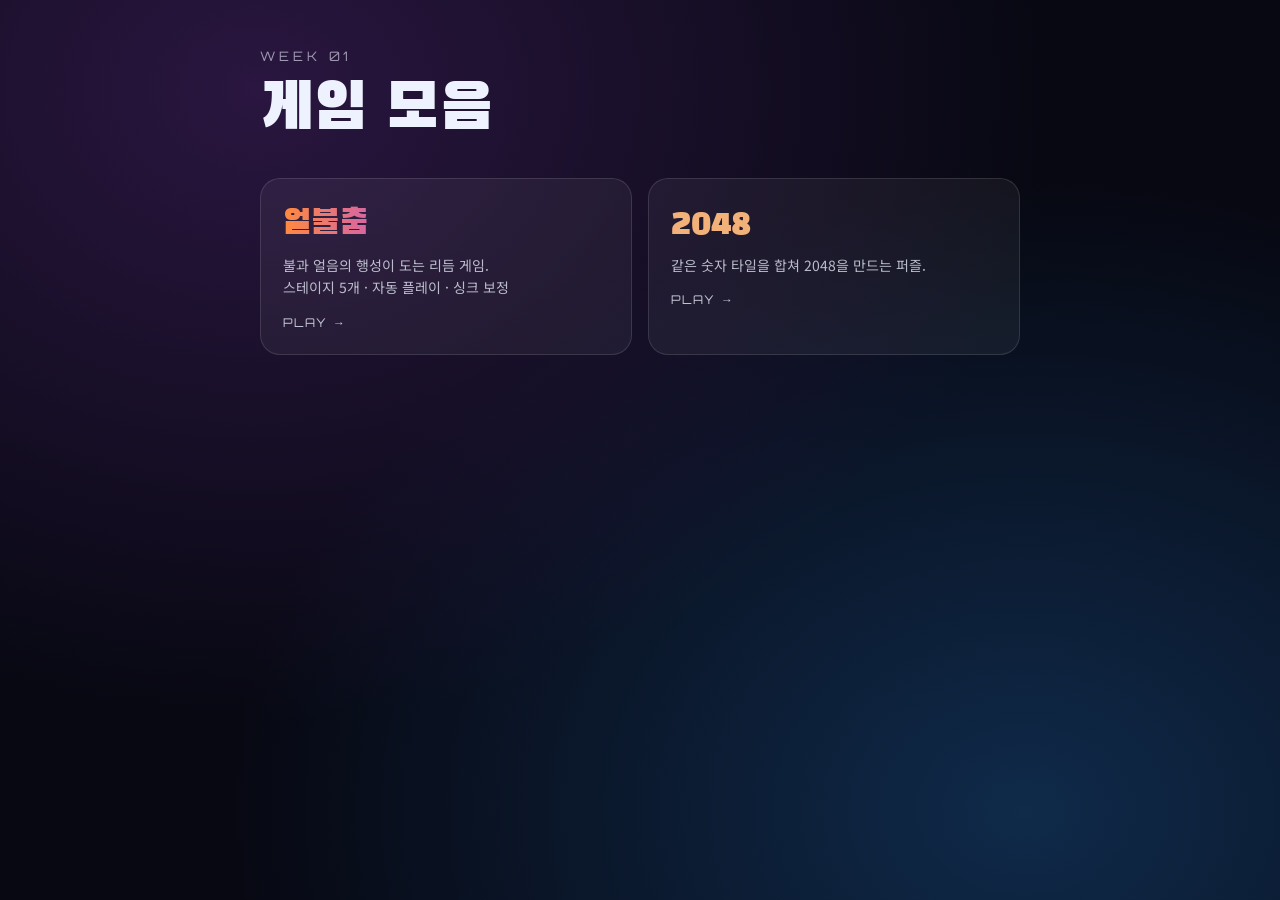
<file: week-01/game-menu/index.html>
<!DOCTYPE html>
<html lang="ko">
<head>
<meta charset="UTF-8">
<meta name="viewport" content="width=device-width, initial-scale=1.0">
<title>Week 01 · 게임 모음</title>
<link rel="preconnect" href="https://fonts.googleapis.com">
<link rel="preconnect" href="https://fonts.gstatic.com" crossorigin>
<link href="https://fonts.googleapis.com/css2?family=Black+Han+Sans&family=Noto+Sans+KR:wght@400;700&family=Orbitron:wght@500;700&display=swap" rel="stylesheet">
<style>
  * { box-sizing: border-box; }
  body {
    margin: 0; min-height: 100vh;
    padding: 48px 16px;
    font-family: 'Noto Sans KR', 'Malgun Gothic', sans-serif;
    color: #eef2ff;
    background: radial-gradient(ellipse at 20% 10%, #2a1640 0%, transparent 55%),
                radial-gradient(ellipse at 80% 90%, #0f2a4a 0%, transparent 55%),
                #070812;
    display: flex; justify-content: center;
  }
  .wrap { width: 100%; max-width: 760px; }
  .week { font-family: 'Orbitron', sans-serif; font-size: 13px; letter-spacing: .3em; opacity: .6; }
  h1 { font-family: 'Black Han Sans', sans-serif; font-weight: 400; font-size: clamp(40px, 9vw, 64px); margin: 6px 0 28px; }
  .games { display: grid; grid-template-columns: repeat(auto-fit, minmax(260px, 1fr)); gap: 16px; }
  a.game {
    display: block; text-decoration: none; color: inherit;
    padding: 24px 22px; border-radius: 20px;
    background: rgba(255,255,255,.05); border: 1px solid rgba(255,255,255,.12);
    transition: transform .15s, border-color .2s, background .2s;
  }
  a.game:hover { transform: translateY(-3px); border-color: rgba(255,255,255,.4); background: rgba(255,255,255,.09); }
  .name { font-family: 'Black Han Sans', sans-serif; font-size: 34px; }
  .fire { background: linear-gradient(90deg, #ff8a3d, #b444ff, #3fb6ff); -webkit-background-clip: text; background-clip: text; color: transparent; }
  .t2048 { color: #f2b179; }
  .desc { font-size: 14px; opacity: .75; line-height: 1.6; margin-top: 8px; }
  .go { margin-top: 16px; font-family: 'Orbitron', sans-serif; font-size: 12px; letter-spacing: .15em; opacity: .8; }
</style>
</head>
<body>
  <div class="wrap">
    <div class="week">WEEK 01</div>
    <h1>게임 모음</h1>
    <div class="games">
      <a class="game" href="../dance-of-fire-and-ice/">
        <div class="name fire">얼불춤</div>
        <div class="desc">불과 얼음의 행성이 도는 리듬 게임.<br>스테이지 5개 · 자동 플레이 · 싱크 보정</div>
        <div class="go">PLAY →</div>
      </a>
      <a class="game" href="../2048/">
        <div class="name t2048">2048</div>
        <div class="desc">같은 숫자 타일을 합쳐 2048을 만드는 퍼즐.</div>
        <div class="go">PLAY →</div>
      </a>
    </div>
  </div>
</body>
</html>
</file>
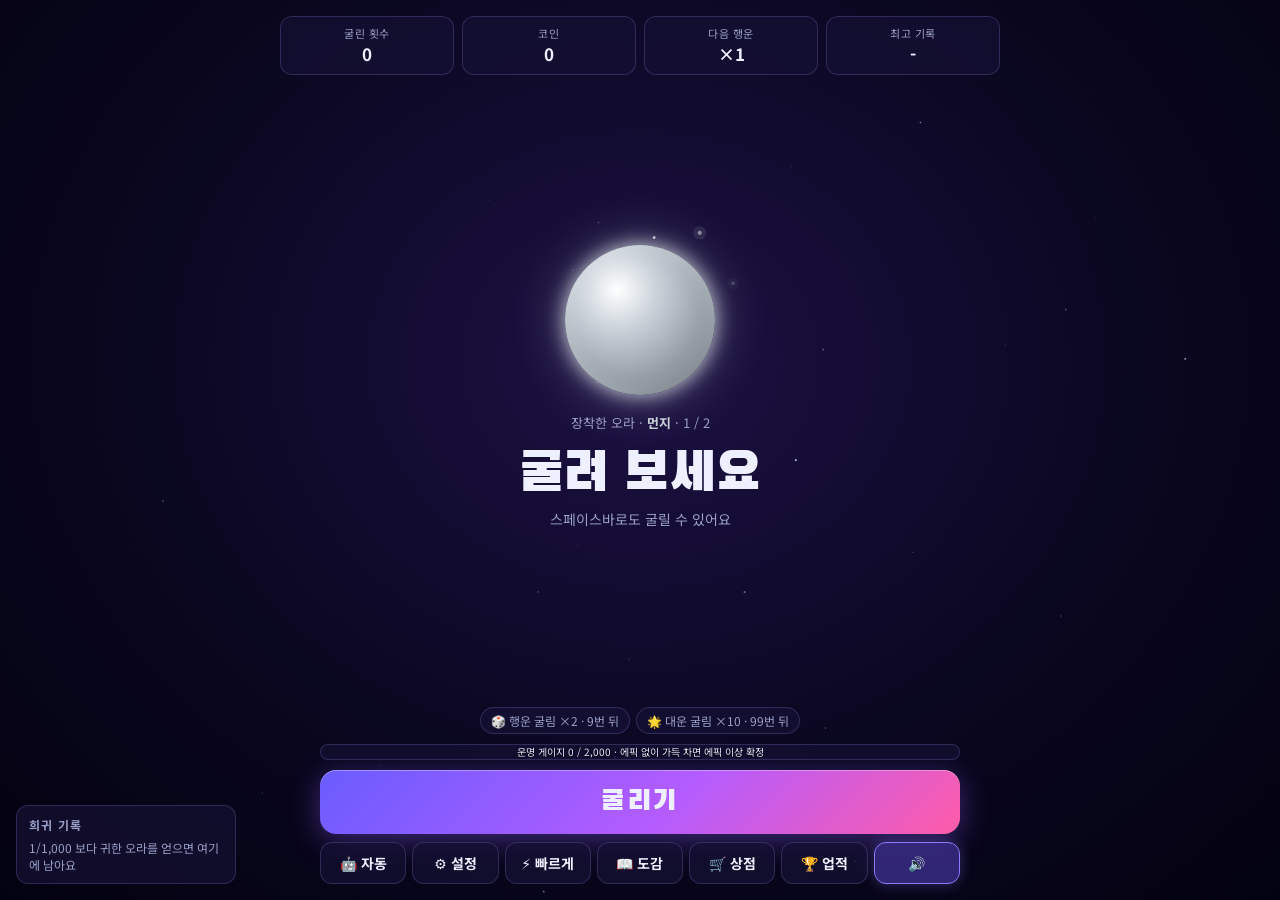
<file: week-04/rng/index.html>
<!doctype html>
<html lang="ko">
<head>
<meta charset="utf-8">
<meta name="viewport" content="width=device-width,initial-scale=1">
<title>운명의 굴림 · RNG</title>
<link rel="preconnect" href="https://fonts.googleapis.com">
<link href="https://fonts.googleapis.com/css2?family=Black+Han+Sans&family=Noto+Sans+KR:wght@400;700;900&display=swap" rel="stylesheet">
<style>
:root {
  --ink: #eef0ff;
  --muted: #9aa0c8;
  --panel: rgba(22, 17, 52, .72);
  --line: rgba(170, 160, 255, .2);
  --accent: #8b7bff;
  --gold: #ffd36b;
}
* { box-sizing: border-box; margin: 0; padding: 0; }
html, body { height: 100%; overflow: hidden; }
body {
  background: radial-gradient(ellipse at 50% 40%, #1d1145 0%, #0a0720 55%, #030210 100%);
  color: var(--ink);
  font-family: 'Noto Sans KR', system-ui, sans-serif;
  user-select: none;
  -webkit-tap-highlight-color: transparent;
}
body.invert { filter: invert(1) hue-rotate(180deg); }
button { font: inherit; color: inherit; cursor: pointer; }

canvas { position: fixed; inset: 0; pointer-events: none; }
#bg { z-index: 0; transition: opacity 1s; }
body.cine #bg { z-index: 7; }
#fx { z-index: 8; }

/* ---------- 화면 ---------- */
#stage {
  position: fixed; inset: 0; z-index: 1;
  display: flex; flex-direction: column; align-items: center;
  padding: 16px; gap: 10px;
  transition: opacity .5s;
}
#stage.hush { opacity: 0; }

#stats { display: grid; grid-template-columns: repeat(4, 1fr); gap: 8px; width: 100%; max-width: 720px; }
.stat {
  background: var(--panel); border: 1px solid var(--line); border-radius: 12px;
  padding: 8px 10px; text-align: center; backdrop-filter: blur(6px);
}
.stat span { display: block; font-size: 11px; color: var(--muted); letter-spacing: .05em; }
.stat b { font-size: 17px; font-variant-numeric: tabular-nums; white-space: nowrap; overflow: hidden; text-overflow: ellipsis; display: block; }
#sLuck.hot { color: var(--gold); text-shadow: 0 0 10px #ffb30088; }

#center { flex: 1; display: flex; flex-direction: column; align-items: center; justify-content: center; width: 100%; min-height: 0; }
#orbWrap { position: relative; width: 150px; height: 150px; animation: float 4s ease-in-out infinite; }
#orb { position: absolute; inset: 0; border-radius: 50%; transition: background .8s, box-shadow .8s; }
#orbWrap::before, #orbWrap::after {
  content: ''; position: absolute; border-radius: 50%; opacity: 0; pointer-events: none;
  border: 2px dashed var(--oc, #fff);
}
#orbWrap::before { inset: -20px; }
#orbWrap::after { inset: -38px; border-style: dotted; }
#orbWrap.t3::before, #orbWrap.t4::before, #orbWrap.t5::before, #orbWrap.t6::before, #orbWrap.t7::before { opacity: .45; animation: spin 9s linear infinite; }
#orbWrap.t5::after, #orbWrap.t6::after, #orbWrap.t7::after { opacity: .35; animation: spin 14s linear infinite reverse; }
#orb.rainbow { background: conic-gradient(#ff3b3b, #ffb13b, #fff23b, #3bff6e, #3bdcff, #5b3bff, #ff3bd8, #ff3b3b) !important; animation: spin 3s linear infinite, hue 5s linear infinite; }
#orb.divine { background: radial-gradient(circle, #fff 0%, #fff 45%, #ffeeb0 62%, #ffd36b00 72%) !important; animation: pulse 1.6s ease-in-out infinite; }

#equip { margin-top: 18px; font-size: 13px; color: var(--muted); }
#equip b { color: var(--ink); }

#result { margin-top: 14px; text-align: center; min-height: 92px; }
#rName { font-family: 'Black Han Sans', sans-serif; font-size: clamp(34px, 7vw, 54px); line-height: 1.1; }
#rOdds { margin-top: 4px; font-size: 14px; color: var(--muted); font-variant-numeric: tabular-nums; }
#rOdds .tier { display: inline-block; padding: 1px 8px; margin-right: 6px; border-radius: 99px; border: 1px solid currentColor; font-size: 11px; letter-spacing: .1em; }
#result.spin #rName { opacity: .55; filter: blur(.6px); }
#result.pop #rName { animation: pop .45s cubic-bezier(.2, 1.4, .4, 1); }
.rt1 { text-shadow: 0 0 12px currentColor; }
.rt2 { text-shadow: 0 0 16px currentColor, 0 0 36px currentColor; }
.rt3, .rt4, .rt5 { text-shadow: 0 0 18px currentColor, 0 0 44px currentColor; }
.rainbowText {
  background: linear-gradient(90deg, #ff3b3b, #ffb13b, #fff23b, #3bff6e, #3bdcff, #5b3bff, #ff3bd8, #ff3b3b);
  background-size: 300% 100%; -webkit-background-clip: text; background-clip: text; color: transparent !important;
  animation: slide 3s linear infinite; filter: drop-shadow(0 0 12px #ff5ce1aa);
}
.divineText { color: #fff !important; text-shadow: 0 0 10px #fff, 0 0 30px #ffd36b, 0 0 60px #ffd36b; }

#luckBar { display: flex; flex-wrap: wrap; gap: 6px; justify-content: center; font-size: 12px; max-width: 720px; }
#luckBar span { background: var(--panel); border: 1px solid var(--line); padding: 4px 10px; border-radius: 99px; color: var(--muted); }
#luckBar span.now { color: var(--gold); border-color: var(--gold); box-shadow: 0 0 12px #ffd36b55; }
#luckBar span.potion { color: #9ff5c8; border-color: #9ff5c866; }

#controls { width: 100%; max-width: 640px; display: flex; flex-direction: column; gap: 8px; }
#btnRoll {
  height: 64px; border: 0; border-radius: 16px;
  font-family: 'Black Han Sans', sans-serif; font-size: 28px; letter-spacing: .1em;
  background: linear-gradient(135deg, #6a5cff, #b45cff 55%, #ff5ca8);
  box-shadow: 0 6px 30px #8b5cff66, inset 0 1px 0 #ffffff55;
  transition: transform .08s, filter .2s;
}
#btnRoll:active { transform: scale(.97); }
#btnRoll.busy { filter: saturate(.4) brightness(.8); }
.row { display: grid; grid-template-columns: repeat(7, 1fr); gap: 6px; }
.row button { position: relative; white-space: nowrap; }
#achDot { position: absolute; top: 5px; right: 6px; width: 8px; height: 8px; border-radius: 50%; background: #ff4d6d; box-shadow: 0 0 8px #ff4d6d; }
#achDot[hidden] { display: none; }

#tint {
  position: fixed; inset: 0; z-index: 0; pointer-events: none; opacity: 0; transition: opacity 1.5s;
  background: radial-gradient(ellipse at 50% 0%, var(--ec, #fff) 0%, transparent 70%);
}
body[data-event] #tint { opacity: .3; }
body[data-event="bloodmoon"] #tint { opacity: .5; }
#event {
  padding: 6px 16px; border-radius: 99px; font-size: 13px; color: var(--ec); background: var(--panel);
  border: 1px solid var(--ec); box-shadow: 0 0 18px var(--ec); animation: evPulse 2s ease-in-out infinite;
}
#event[hidden] { display: none; }

#pity { position: relative; width: 100%; max-width: 640px; height: 16px; border-radius: 99px; background: var(--panel); border: 1px solid var(--line); overflow: hidden; }
#pityFill { position: absolute; left: 0; top: 0; bottom: 0; width: 0; background: linear-gradient(90deg, #5b3bff, #ff3bd8); transition: width .4s; }
#pity.full { border-color: var(--gold); box-shadow: 0 0 14px #ffd36b88; }
#pity.full #pityFill { background: linear-gradient(90deg, #ff8a00, #ffd36b, #ff8a00); background-size: 200% 100%; animation: slide 1.5s linear infinite; }
#pityText { position: relative; display: block; text-align: center; font-size: 10px; line-height: 14px; color: #e6e8ff; text-shadow: 0 1px 2px #000; }

#luckBar span.auto { color: #b9a8ff; border-color: var(--accent); }
#rOdds .gain { color: var(--gold); margin-left: 6px; }
#equip .bonus { color: #9ff5c8; }

#achPop { position: fixed; right: 16px; top: 16px; z-index: 11; display: flex; flex-direction: column; gap: 8px; pointer-events: none; }
.ach {
  min-width: 230px; padding: 10px 14px; border-radius: 12px; border: 1px solid var(--gold);
  background: linear-gradient(135deg, #3a2a00f0, #241a5af0); box-shadow: 0 0 24px #ffd36b55;
  animation: achIn .5s cubic-bezier(.2, 1.3, .4, 1), achOut .5s ease-in 3.6s forwards;
}
.ach small { display: block; font-size: 11px; color: var(--gold); letter-spacing: .2em; }
.ach b { font-size: 15px; }
.ach span { display: block; font-size: 12px; color: #ddd; }

.hint { font-size: 13px; color: var(--muted); margin-bottom: 10px; }
.cfg {
  display: flex; align-items: center; gap: 12px; padding: 12px; margin-bottom: 8px; cursor: pointer;
  background: #1b1542; border: 1px solid var(--line); border-radius: 12px;
}
.cfg select { background: #2b2366; color: var(--ink); border: 1px solid var(--line); border-radius: 8px; padding: 6px 8px; font: inherit; font-size: 13px; max-width: 46%; }
.cfg input[type=checkbox] { width: 22px; height: 22px; accent-color: var(--accent); flex: none; }
.bigBtn {
  width: 100%; height: 48px; margin-top: 6px; border: 0; border-radius: 12px; font-weight: 900; font-size: 16px;
  background: linear-gradient(135deg, #6a5cff, #b45cff 55%, #ff5ca8);
}
.statGrid { display: grid; grid-template-columns: repeat(2, 1fr); gap: 8px; }
.statGrid div { background: #1b1542; border: 1px solid var(--line); border-radius: 10px; padding: 8px 10px; }
.statGrid span { display: block; font-size: 11px; color: var(--muted); }
.statGrid b { font-size: 15px; }
.tierBars { margin-top: 10px; display: grid; gap: 4px; }
.tierBars div { display: grid; grid-template-columns: 38px 1fr 70px; align-items: center; gap: 8px; font-size: 12px; }
.tierBars span { color: var(--muted); }
.tierBars i { display: block; height: 8px; border-radius: 4px; background: linear-gradient(90deg, var(--accent), #ff5ca8); }
.tierBars em { font-style: normal; text-align: right; font-variant-numeric: tabular-nums; }
.achRow .prog { height: 5px; margin-top: 6px; border-radius: 3px; background: #ffffff14; overflow: hidden; }
.achRow .prog i { display: block; height: 100%; margin: 0; background: var(--gold); }
.achRow .rw { font-style: normal; font-size: 12px; color: var(--gold); white-space: nowrap; }
.achRow:not(.done) { opacity: .7; }
.achRow.done { border-color: #ffd36b77; }
.row button {
  height: 42px; border-radius: 12px; border: 1px solid var(--line);
  background: var(--panel); font-size: 14px; font-weight: 700;
}
.row button.on { border-color: var(--accent); background: #3b2f8acc; box-shadow: 0 0 14px #8b7bff55; }

#log {
  position: fixed; left: 16px; bottom: 16px; width: 220px; max-height: 46vh; overflow: auto;
  background: var(--panel); border: 1px solid var(--line); border-radius: 12px; padding: 10px 12px;
  font-size: 12px; z-index: 2;
}
body.cine #log { opacity: 0; }
#log h3 { font-size: 12px; color: var(--muted); margin-bottom: 6px; letter-spacing: .1em; }
#log div { padding: 3px 0; border-bottom: 1px solid #ffffff10; white-space: nowrap; overflow: hidden; text-overflow: ellipsis; }
#log div span { color: var(--muted); float: right; }
#log p { color: var(--muted); }
@media (max-width: 1000px) { #log { display: none; } }

/* ---------- 연출 ---------- */
#dim { position: fixed; inset: 0; z-index: 6; background: #000; opacity: 0; pointer-events: none; }
#dim.cosmos {
  background: radial-gradient(circle at 50% 50%, #000 0%, #000 18%, #2a0a4a 40%, #0a3a6a 65%, #000 100%);
  animation: hue 4s linear infinite;
}
#dim.heaven { background: radial-gradient(circle at 50% 50%, #000 0%, #000 26%, #241a00 46%, #c9a64a 74%, #fff8de 100%); }
#flash { position: fixed; inset: 0; z-index: 10; opacity: 0; pointer-events: none; }

#cine {
  position: fixed; inset: 0; z-index: 9; pointer-events: none;
  display: flex; flex-direction: column; align-items: center; justify-content: center;
  text-align: center; padding: 16px; opacity: 0; transition: opacity .4s;
}
#cine.show { opacity: 1; }
#cineSay { font-size: clamp(15px, 2.4vw, 22px); letter-spacing: .3em; color: #d6d9ff; min-height: 1.7em; }
#cineSay.in { animation: sayIn 1s ease-out; }
#cineSub { margin-top: 10px; font-size: clamp(12px, 1.8vw, 16px); letter-spacing: .6em; color: var(--c2); min-height: 1.4em; font-weight: 900; }
#cineTitle { font-family: 'Black Han Sans', sans-serif; font-size: clamp(56px, 13vw, 160px); line-height: 1.1; min-height: 1.1em; color: var(--c2); }
#cineTitle span {
  display: inline-block; opacity: 0; transform: translateY(30px) scale(1.8); filter: blur(10px);
  animation: letterIn .8s cubic-bezier(.2, .9, .25, 1.2) forwards;
}
#cine.t3 #cineTitle span { text-shadow: 0 0 24px var(--c2), 0 0 60px var(--c1); }
#cine.t4 #cineTitle span, #cine.t5 #cineTitle span {
  background: linear-gradient(180deg, #fff 10%, var(--c2) 55%, var(--c1));
  -webkit-background-clip: text; background-clip: text; color: transparent;
  animation: letterIn .8s cubic-bezier(.2, .9, .25, 1.2) forwards, glow 2s ease-in-out infinite;
}
#cine.t6 #cineTitle span {
  background: linear-gradient(90deg, #ff3b3b, #ffb13b, #fff23b, #3bff6e, #3bdcff, #5b3bff, #ff3bd8, #ff3b3b);
  background-size: 400% 100%; -webkit-background-clip: text; background-clip: text; color: transparent;
  animation: letterIn 1s cubic-bezier(.2, .9, .25, 1.2) forwards, slide 2.5s linear infinite, glow 2s ease-in-out infinite;
}
#cine.t7 #cineTitle span { color: #fff; text-shadow: 0 0 20px #fff, 0 0 50px #ffd36b, 0 0 110px #ffd36b; animation-duration: 1.4s; }
#cine.t7 #cineSub, #cine.t6 #cineSub { color: #fff; }
#cineOdds { margin-top: 14px; font-size: clamp(18px, 3.2vw, 32px); font-weight: 900; font-variant-numeric: tabular-nums; min-height: 1.4em; }
#cineOdds small { display: block; font-size: .5em; color: #c8ccef; font-weight: 400; letter-spacing: .2em; margin-top: 4px; }
#cineInfo { margin-top: 18px; font-size: 13px; color: #aab0dd; letter-spacing: .15em; min-height: 1.2em; }

#toast {
  position: fixed; left: 50%; top: 132px; z-index: 11; transform: translate(-50%, -20px);
  background: #241a5acc; border: 1px solid var(--gold); color: var(--gold);
  padding: 10px 18px; border-radius: 99px; font-weight: 900; opacity: 0; transition: .3s; pointer-events: none;
}
#toast.show { opacity: 1; transform: translate(-50%, 0); }

/* ---------- 창 ---------- */
#modal { position: fixed; inset: 0; z-index: 5; background: #02010acc; display: flex; align-items: center; justify-content: center; padding: 16px; }
#modal[hidden] { display: none; }
#modal .box {
  width: 100%; max-width: 620px; max-height: 88vh; display: flex; flex-direction: column;
  background: #120d2e; border: 1px solid var(--line); border-radius: 18px; overflow: hidden;
}
#modal header { display: flex; justify-content: space-between; align-items: center; padding: 14px 18px; border-bottom: 1px solid var(--line); }
#modal h2 { font-family: 'Black Han Sans', sans-serif; font-weight: 400; font-size: 24px; }
#mClose { background: none; border: 0; font-size: 22px; width: 36px; height: 36px; }
#mBody { overflow: auto; padding: 12px 16px 18px; }
#mBody h4 { margin: 14px 0 8px; font-size: 14px; color: var(--muted); }
#mBody h4 small { font-weight: 400; }
#mBody .coins { font-size: 15px; }
#mBody .coins b { color: var(--gold); }

.card, .item {
  display: flex; align-items: center; gap: 12px; padding: 10px 12px; margin-bottom: 8px;
  background: #1b1542; border: 1px solid var(--line); border-radius: 12px;
}
.card .dot { flex: none; width: 34px; height: 34px; border-radius: 50%; background: radial-gradient(circle at 35% 30%, #fff, var(--c) 40%, #000 120%); box-shadow: 0 0 12px var(--c); }
.card .dot.rainbow { background: conic-gradient(#ff3b3b, #fff23b, #3bff6e, #3bdcff, #ff3bd8, #ff3b3b); }
.card .dot.divine { background: radial-gradient(circle, #fff 40%, #ffd36b); box-shadow: 0 0 16px #fff; }
.card.locked { opacity: .55; }
.card.locked .dot { background: #2a2455; box-shadow: none; }
.info { flex: 1; min-width: 0; }
.info b { display: block; font-size: 16px; }
.info b small { font-weight: 400; color: var(--muted); font-size: 12px; }
.info span { display: block; font-size: 12px; color: var(--muted); }
.info i { display: block; font-size: 12px; color: #c0c4ea; font-style: normal; margin-top: 2px; }
.acts { display: flex; flex-direction: column; gap: 4px; align-items: stretch; text-align: center; }
.acts em { font-style: normal; font-size: 12px; color: var(--muted); }
.card button, .item button, .resetBtn {
  border: 1px solid var(--line); background: #2b2366; border-radius: 8px; padding: 5px 10px; font-size: 12px; font-weight: 700; white-space: nowrap;
}
.item button { font-size: 14px; padding: 8px 12px; }
.card button:disabled, .item button:disabled { opacity: .4; cursor: default; }
.item .ic { font-size: 26px; width: 34px; text-align: center; }
.resetBtn { margin-top: 10px; background: #4a1630; }

@keyframes float { 50% { transform: translateY(-10px); } }
@keyframes evPulse { 50% { box-shadow: 0 0 4px var(--ec); } }
@keyframes achIn { from { transform: translateX(120%); opacity: 0; } }
@keyframes achOut { to { transform: translateX(120%); opacity: 0; } }
@keyframes spin { to { transform: rotate(360deg); } }
@keyframes hue { to { filter: hue-rotate(360deg); } }
@keyframes pulse { 50% { transform: scale(1.06); } }
@keyframes slide { to { background-position: 300% 0; } }
@keyframes pop { 0% { transform: scale(.4); opacity: 0; } 100% { transform: scale(1); opacity: 1; } }
@keyframes letterIn { to { opacity: 1; transform: none; filter: none; } }
@keyframes glow { 50% { filter: drop-shadow(0 0 18px var(--c2)) brightness(1.25); } }
@keyframes sayIn { from { opacity: 0; letter-spacing: .8em; filter: blur(6px); } }

@media (max-width: 560px) {
  #stage { padding: 12px; }
  .stat b { font-size: 14px; }
  #orbWrap { width: 116px; height: 116px; }
  .row { grid-template-columns: repeat(4, 1fr); }
  .row button { font-size: 12px; height: 38px; }
  #btnRoll { height: 56px; }
  #achPop { top: 70px; right: 8px; }
}
</style>
</head>
<body>
<canvas id="bg"></canvas>
<div id="tint"></div>

<div id="stage">
  <header id="stats">
    <div class="stat"><span>굴린 횟수</span><b id="sRolls">0</b></div>
    <div class="stat"><span>코인</span><b id="sCoins">0</b></div>
    <div class="stat"><span>다음 행운</span><b id="sLuck">×1</b></div>
    <div class="stat"><span>최고 기록</span><b id="sBest">-</b></div>
  </header>
  <div id="event" hidden></div>

  <main id="center">
    <div id="orbWrap"><div id="orb"></div></div>
    <div id="equip"></div>
    <div id="result"><div id="rName">굴려 보세요</div><div id="rOdds">스페이스바로도 굴릴 수 있어요</div></div>
  </main>

  <div id="luckBar"></div>
  <div id="pity"><div id="pityFill"></div><span id="pityText"></span></div>

  <footer id="controls">
    <button id="btnRoll">굴리기</button>
    <div class="row">
      <button id="btnAuto">🤖 자동</button>
      <button id="btnAutoCfg" title="자동 굴리기 설정">⚙️ 설정</button>
      <button id="btnFast">⚡ 빠르게</button>
      <button id="btnBook">📖 도감</button>
      <button id="btnShop">🛒 상점</button>
      <button id="btnAch">🏆 업적<i id="achDot" hidden></i></button>
      <button id="btnSound" title="소리">🔊</button>
    </div>
  </footer>
</div>

<aside id="log"></aside>

<div id="modal" hidden>
  <div class="box">
    <header><h2 id="mTitle"></h2><button id="mClose" aria-label="닫기">✕</button></header>
    <div id="mBody"></div>
  </div>
</div>

<div id="dim"></div>
<canvas id="fx"></canvas>
<div id="cine">
  <div id="cineSay"></div>
  <div id="cineSub"></div>
  <div id="cineTitle"></div>
  <div id="cineOdds"></div>
  <div id="cineInfo"></div>
</div>
<div id="flash"></div>
<div id="toast"></div>
<div id="achPop"></div>

<!-- 순서가 중요해요: 앞 파일에서 만든 것을 뒤 파일이 써요 -->
<script src="data.js"></script>
<script src="state.js"></script>
<script src="audio.js"></script>
<script src="fx.js"></script>
<script src="events.js"></script>
<script src="cinematic.js"></script>
<script src="achievements.js"></script>
<script src="autoroll.js"></script>
<script src="game.js"></script>
<script src="ui.js"></script>
</body>
</html>
</file>
<file: home-projects/oathbound/css/style.css>
/* 검은 서약 — 어두운 고딕 화면 꾸미기 */
:root {
  --s: 1;                 /* 게임 화면 배율 (main.js 가 바꿔요). 1 = 640×360 */
  --u: calc(1px * var(--s));
  --gold: #e8c46a;
  --gold-hi: #fff1c4;
  --gold-dk: #8a6a2a;
  --red: #ff4a4a;
  --cyan: #6fe8ff;
  --ink: #07050b;
  --panel: rgba(12, 8, 18, 0.92);
  --line: #5a4870;
  --text: #ece2f8;
  --serif: "Nanum Myeongjo", "Batang", "바탕", serif;
  --latin: "Cinzel", "Nanum Myeongjo", serif;
}

* { box-sizing: border-box; }

html, body {
  margin: 0;
  height: 100%;
  background: #030205;
  color: var(--text);
  font-family: var(--serif);
  overflow: hidden;
  user-select: none;
}

body { display: flex; align-items: center; justify-content: center; }

#wrap {
  position: relative;
  width: calc(640 * var(--u));
  height: calc(360 * var(--u));
  box-shadow: 0 0 calc(60 * var(--u)) rgba(120, 60, 200, 0.18);
  overflow: hidden;
}

#game {
  position: absolute;
  inset: 0;
  width: 100%;
  height: 100%;
  image-rendering: pixelated;
  background: #000;
}

.hidden { display: none !important; }

/* ---------- 공통 장식 ---------- */
.gold { color: var(--gold); font-weight: bold; }
.red { color: var(--red); font-weight: bold; }
.cyan { color: var(--cyan); font-weight: bold; }

.divider {
  display: flex; align-items: center; justify-content: center;
  gap: calc(8 * var(--u));
  width: calc(260 * var(--u));
  margin: calc(4 * var(--u)) auto;
  color: var(--gold);
}
.divider span {
  flex: 1; height: calc(1 * var(--u));
  background: linear-gradient(90deg, transparent, var(--gold), transparent);
}
.divider b { font-size: calc(10 * var(--u)); text-shadow: 0 0 calc(6 * var(--u)) var(--gold); }
.divider.small { width: calc(180 * var(--u)); margin: calc(2 * var(--u)) auto calc(6 * var(--u)); }

/* 금테 액자 — 모서리에 다이아몬드 장식 */
.frame {
  position: relative;
  background:
    linear-gradient(var(--panel), var(--panel)) padding-box,
    linear-gradient(135deg, var(--gold-hi), var(--gold-dk) 30%, var(--gold) 50%, var(--gold-dk) 70%, var(--gold-hi)) border-box;
  border: calc(1 * var(--u)) solid transparent;
  box-shadow:
    0 0 0 calc(3 * var(--u)) rgba(5, 3, 8, 0.9),
    0 0 0 calc(4 * var(--u)) rgba(232, 196, 106, 0.35),
    0 calc(8 * var(--u)) calc(30 * var(--u)) rgba(0, 0, 0, 0.8),
    inset 0 0 calc(30 * var(--u)) rgba(120, 60, 180, 0.15);
}
.frame::before, .frame::after {
  content: '';
  position: absolute;
  left: 50%;
  width: calc(8 * var(--u)); height: calc(8 * var(--u));
  background: var(--gold);
  transform: translateX(-50%) rotate(45deg);
  box-shadow: 0 0 calc(8 * var(--u)) var(--gold);
}
.frame::before { top: calc(-5 * var(--u)); }
.frame::after { bottom: calc(-5 * var(--u)); }

/* ---------- 메뉴 화면 공통 ---------- */
.screen {
  position: absolute;
  inset: 0;
  display: flex;
  flex-direction: column;
  align-items: center;
  justify-content: center;
  gap: calc(4 * var(--u));
  background:
    radial-gradient(ellipse at 50% 45%, rgba(40, 14, 60, 0.35), rgba(3, 2, 6, 0.92) 75%);
  font-size: calc(10 * var(--u));
  text-align: center;
  padding: calc(14 * var(--u));
  z-index: 2;
}
#screen-title { background: radial-gradient(ellipse at 50% 42%, rgba(30, 10, 50, 0.2), rgba(3, 2, 6, 0.85) 80%); }

h1, h2 { font-family: var(--serif); font-weight: 800; margin: 0; }

.title-block { display: flex; flex-direction: column; align-items: center; }
.eng {
  font-family: var(--latin);
  font-size: calc(11 * var(--u));
  letter-spacing: 0.8em;
  padding-left: 0.8em;
  color: var(--gold);
  text-shadow: 0 0 calc(8 * var(--u)) rgba(232, 196, 106, 0.6);
  animation: breathe 4s ease-in-out infinite;
}
h1 {
  font-size: calc(58 * var(--u));
  letter-spacing: 0.18em;
  padding-left: 0.18em;
  line-height: 1.15;
  background: linear-gradient(180deg, #fffaf0 0%, var(--gold-hi) 30%, var(--gold) 55%, #7a5418 100%);
  -webkit-background-clip: text;
  background-clip: text;
  color: transparent;
  filter: drop-shadow(0 0 calc(10 * var(--u)) rgba(170, 70, 255, 0.55)) drop-shadow(0 calc(3 * var(--u)) 0 #1a0a24);
  animation: titleIn 1.4s ease-out both;
}
h2 {
  font-size: calc(20 * var(--u));
  letter-spacing: 0.2em;
  padding-left: 0.2em;
  color: var(--gold-hi);
  text-shadow: 0 0 calc(10 * var(--u)) rgba(232, 196, 106, 0.5);
}
.sub {
  margin: 0 0 calc(10 * var(--u));
  color: #c9b7e6;
  letter-spacing: 0.4em;
  font-size: calc(9 * var(--u));
}
.hint { color: #7d6f96; font-size: calc(7 * var(--u)); letter-spacing: 0.2em; margin-top: calc(8 * var(--u)); }

/* 메뉴 판 (버튼) */
.menu { display: flex; flex-direction: column; gap: calc(6 * var(--u)); align-items: center; }
button { font: inherit; cursor: pointer; }
.plate {
  position: relative;
  min-width: calc(150 * var(--u));
  padding: calc(6 * var(--u)) calc(22 * var(--u));
  font-size: calc(11 * var(--u));
  letter-spacing: 0.25em;
  color: #d8cbe8;
  background: linear-gradient(90deg, transparent, rgba(40, 24, 60, 0.85) 20%, rgba(40, 24, 60, 0.85) 80%, transparent);
  border: none;
  border-top: calc(1 * var(--u)) solid rgba(232, 196, 106, 0.25);
  border-bottom: calc(1 * var(--u)) solid rgba(232, 196, 106, 0.25);
  transition: color 0.15s, letter-spacing 0.2s, background 0.2s;
}
.plate::before, .plate::after {
  content: '◆';
  position: absolute;
  top: 50%;
  font-size: calc(7 * var(--u));
  color: var(--gold);
  opacity: 0;
  transform: translateY(-50%);
  transition: opacity 0.15s, left 0.2s, right 0.2s;
  text-shadow: 0 0 calc(6 * var(--u)) var(--gold);
}
.plate::before { left: calc(14 * var(--u)); }
.plate::after { right: calc(14 * var(--u)); }
.plate:hover, .plate:focus-visible, .plate.sel {
  outline: none;
  color: var(--gold-hi);
  letter-spacing: 0.32em;
  background: linear-gradient(90deg, transparent, rgba(110, 60, 30, 0.6) 20%, rgba(120, 70, 30, 0.6) 80%, transparent);
  border-color: rgba(232, 196, 106, 0.8);
  text-shadow: 0 0 calc(8 * var(--u)) rgba(255, 210, 120, 0.8);
}
.plate:hover::before, .plate:focus-visible::before, .plate.sel::before { opacity: 1; left: calc(4 * var(--u)); }
.plate:hover::after, .plate:focus-visible::after, .plate.sel::after { opacity: 1; right: calc(4 * var(--u)); }
.plate.small { min-width: calc(100 * var(--u)); font-size: calc(9 * var(--u)); padding: calc(4 * var(--u)) calc(16 * var(--u)); }
.plate.danger { color: #e8a0ac; }
.plate:disabled { opacity: 0.35; cursor: default; }

.row { display: flex; gap: calc(10 * var(--u)); margin-top: calc(6 * var(--u)); justify-content: center; }

/* 촛불 */
.candle {
  position: absolute;
  bottom: calc(58 * var(--u));
  width: calc(8 * var(--u));
  height: calc(46 * var(--u));
  background: linear-gradient(90deg, #cdbf9e, #f4ead0 40%, #a89878);
  border-radius: calc(1 * var(--u));
}
.candle.left { left: calc(120 * var(--u)); }
.candle.right { right: calc(120 * var(--u)); height: calc(36 * var(--u)); }
.candle::after { /* 촛농 받침 */
  content: '';
  position: absolute; left: calc(-6 * var(--u)); right: calc(-6 * var(--u)); bottom: calc(-4 * var(--u));
  height: calc(5 * var(--u));
  background: linear-gradient(#6a5030, #2a1c10);
  border-radius: calc(2 * var(--u));
}
.flame {
  position: absolute;
  left: 50%;
  bottom: 100%;
  width: calc(7 * var(--u));
  height: calc(14 * var(--u));
  transform: translateX(-50%);
  background: radial-gradient(ellipse at 50% 70%, #fff 0%, #ffe28a 30%, #ff9a2a 60%, rgba(255, 80, 0, 0) 75%);
  border-radius: 50% 50% 40% 40% / 70% 70% 30% 30%;
  animation: flicker 0.18s infinite alternate;
  filter: blur(calc(0.3 * var(--u)));
}
.flame::after {
  content: '';
  position: absolute;
  left: 50%; top: 50%;
  width: calc(90 * var(--u)); height: calc(90 * var(--u));
  transform: translate(-50%, -50%);
  background: radial-gradient(circle, rgba(255, 170, 60, 0.28), rgba(255, 120, 30, 0) 65%);
  animation: glowPulse 2.2s ease-in-out infinite;
  pointer-events: none;
}

/* 불씨 */
#embers { position: absolute; inset: 0; pointer-events: none; z-index: 3; overflow: hidden; }
#embers i {
  position: absolute;
  bottom: calc(-6 * var(--u));
  width: calc(2 * var(--u)); height: calc(2 * var(--u));
  background: #ffb04a;
  box-shadow: 0 0 calc(4 * var(--u)) #ff7a1a;
  border-radius: 50%;
  animation: rise linear infinite;
  opacity: 0;
}

/* ---------- 조작법 ---------- */
.panel { padding: calc(14 * var(--u)) calc(26 * var(--u)) calc(16 * var(--u)); display: flex; flex-direction: column; align-items: center; gap: calc(4 * var(--u)); }
.panel.wide { min-width: calc(420 * var(--u)); }
.help-grid { display: flex; gap: calc(18 * var(--u)); align-items: center; margin-bottom: calc(8 * var(--u)); }
kbd {
  display: inline-block;
  min-width: calc(16 * var(--u));
  padding: calc(1 * var(--u)) calc(4 * var(--u));
  margin: 0 calc(1 * var(--u));
  border: calc(1 * var(--u)) solid var(--gold-dk);
  border-bottom-width: calc(3 * var(--u));
  border-radius: calc(2 * var(--u));
  background: linear-gradient(#2a1f38, #160f20);
  color: var(--gold-hi);
  font-family: var(--latin);
  font-size: calc(8 * var(--u));
  text-align: center;
}
.keys { border-collapse: collapse; font-size: calc(9 * var(--u)); }
.keys td { padding: calc(2 * var(--u)) calc(6 * var(--u)); text-align: left; }
.keys td:first-child { text-align: right; white-space: nowrap; }
.keys tr + tr td { border-top: calc(1 * var(--u)) solid rgba(232, 196, 106, 0.08); }
.tips { text-align: left; max-width: calc(250 * var(--u)); margin: 0; padding-left: calc(12 * var(--u)); line-height: 1.6; font-size: calc(8 * var(--u)); color: #d2c6e6; }

/* ---------- 보스 고르기 ---------- */
#screen-select { justify-content: flex-start; padding-top: calc(16 * var(--u)); gap: 0; }
.sel-title { font-size: calc(17 * var(--u)); }
#boss-list { display: flex; gap: calc(8 * var(--u)); margin-top: calc(2 * var(--u)); }
.boss-card {
  position: relative;
  width: calc(104 * var(--u));
  height: calc(128 * var(--u));
  padding: 0;
  border: none;
  background: none;
  color: var(--text);
  transition: transform 0.2s;
}
.boss-card .arch {
  position: absolute; inset: 0;
  border-radius: calc(52 * var(--u)) calc(52 * var(--u)) calc(3 * var(--u)) calc(3 * var(--u));
  background:
    radial-gradient(ellipse at 50% 55%, rgba(110, 50, 160, 0.35), transparent 70%),
    linear-gradient(#1a1026, #0a0710);
  border: calc(1 * var(--u)) solid rgba(232, 196, 106, 0.35);
  box-shadow: inset 0 0 calc(18 * var(--u)) rgba(0, 0, 0, 0.9);
  transition: border-color 0.2s, box-shadow 0.2s;
}
.boss-card canvas {
  position: absolute;
  left: 50%; top: calc(14 * var(--u));
  transform: translateX(-50%);
  width: calc(96 * var(--u)); height: calc(80 * var(--u));
  image-rendering: pixelated;
}
.boss-card .num {
  position: absolute; top: calc(4 * var(--u)); left: 0; right: 0;
  font-family: var(--latin); font-size: calc(9 * var(--u)); color: var(--gold);
}
.boss-card .nm {
  position: absolute; left: 0; right: 0; bottom: calc(16 * var(--u));
  font-weight: 800; font-size: calc(10 * var(--u)); letter-spacing: 0.08em;
}
.boss-card .st { position: absolute; left: 0; right: 0; bottom: calc(5 * var(--u)); font-size: calc(7 * var(--u)); color: #9f93b8; }
.boss-card.cleared .st { color: var(--gold); }
.boss-card.locked { filter: grayscale(1) brightness(0.4); cursor: default; }
.boss-card:not(.locked):hover, .boss-card:focus-visible, .boss-card.sel { outline: none; transform: translateY(calc(-4 * var(--u))); }
.boss-card:not(.locked):hover .arch, .boss-card:focus-visible .arch, .boss-card.sel .arch {
  border-color: var(--gold);
  box-shadow: inset 0 0 calc(18 * var(--u)) rgba(0, 0, 0, 0.9), 0 0 calc(14 * var(--u)) rgba(232, 196, 106, 0.45);
}

#boss-detail {
  width: calc(540 * var(--u));
  min-height: calc(36 * var(--u));
  margin-top: calc(12 * var(--u));
  align-items: center;
  padding: calc(8 * var(--u)) calc(16 * var(--u));
  text-align: left;
  display: grid;
  grid-template-columns: 1fr auto;
  gap: calc(2 * var(--u)) calc(12 * var(--u));
}
#boss-detail .dn { font-size: calc(13 * var(--u)); font-weight: 800; color: var(--gold-hi); letter-spacing: 0.1em; }
#boss-detail .dn small { font-size: calc(8 * var(--u)); color: #a596c0; margin-left: calc(6 * var(--u)); letter-spacing: 0.1em; }
#boss-detail .lore { grid-column: 1; font-size: calc(8 * var(--u)); color: #cdbfe2; line-height: 1.5; }
#boss-detail .go { grid-row: 1 / span 2; grid-column: 2; align-self: center; font-size: calc(8 * var(--u)); color: var(--gold); text-align: right; line-height: 1.6; }
#boss-detail .skills { grid-column: 1 / span 2; display: flex; flex-wrap: wrap; gap: calc(3 * var(--u)); margin-top: calc(3 * var(--u)); }
.chip {
  font-size: calc(7 * var(--u));
  padding: calc(1 * var(--u)) calc(5 * var(--u));
  border: calc(1 * var(--u)) solid;
  border-radius: calc(8 * var(--u));
}
.chip.parry { color: #ffe08a; border-color: rgba(255, 216, 74, 0.5); background: rgba(255, 216, 74, 0.08); }
.chip.danger { color: #ff9a9a; border-color: rgba(255, 60, 60, 0.5); background: rgba(255, 40, 40, 0.08); }
.chip.rage { color: #e0b0ff; border-color: rgba(190, 100, 255, 0.5); background: rgba(160, 80, 255, 0.1); }

#perk-list { min-height: calc(12 * var(--u)); margin-top: calc(8 * var(--u)); color: #c9b7e8; font-size: calc(8 * var(--u)); max-width: calc(560 * var(--u)); }
#perk-list .chip { color: var(--gold); border-color: rgba(232, 196, 106, 0.4); margin: 0 calc(2 * var(--u)); }

/* ---------- 결과 ---------- */
#result-title { font-size: calc(28 * var(--u)); }
#result-title.win { color: var(--gold-hi); text-shadow: 0 0 calc(14 * var(--u)) #ff9b1a; }
#result-title.lose { color: #ff7b7b; text-shadow: 0 0 calc(14 * var(--u)) #7a0010; }
#result-text { margin: 0; font-size: calc(10 * var(--u)); }
#result-stats { color: #c9b7e8; line-height: 1.7; font-size: calc(8 * var(--u)); }
#blessings { display: flex; gap: calc(8 * var(--u)); justify-content: center; }
.blessing {
  width: calc(120 * var(--u));
  min-height: calc(62 * var(--u));
  display: flex; flex-direction: column; gap: calc(3 * var(--u));
  align-items: center; justify-content: center;
  color: var(--text);
  background: linear-gradient(#20162e, #0e0a16);
  border: calc(1 * var(--u)) solid rgba(232, 196, 106, 0.4);
  border-radius: calc(3 * var(--u));
  transition: transform 0.15s, border-color 0.15s, box-shadow 0.15s;
}
.blessing:hover, .blessing:focus-visible { outline: none; transform: translateY(calc(-3 * var(--u))); border-color: var(--gold); box-shadow: 0 0 calc(14 * var(--u)) rgba(232, 196, 106, 0.4); }
.blessing b { color: var(--gold-hi); font-size: calc(10 * var(--u)); }
.blessing span { font-size: calc(7.5 * var(--u)); color: #d9cdee; }
.blessing-head { width: 100%; margin: calc(4 * var(--u)) 0 0; color: var(--gold); font-size: calc(9 * var(--u)); letter-spacing: 0.2em; }

/* ---------- HUD ---------- */
#hud { position: absolute; inset: 0; pointer-events: none; z-index: 1; }

#player-box {
  position: absolute;
  left: calc(12 * var(--u));
  top: calc(10 * var(--u));
  width: calc(180 * var(--u));
}
.label {
  display: flex; align-items: center; gap: calc(4 * var(--u));
  font-size: calc(9 * var(--u));
  letter-spacing: 0.2em;
  color: var(--gold-hi);
  text-shadow: 0 1px 0 #000;
  margin-bottom: calc(2 * var(--u));
}
.gem { width: calc(6 * var(--u)); height: calc(6 * var(--u)); background: var(--gold); transform: rotate(45deg); box-shadow: 0 0 calc(5 * var(--u)) var(--gold); }

.bar {
  position: relative;
  border: calc(1 * var(--u)) solid #000;
  outline: calc(1 * var(--u)) solid rgba(232, 196, 106, 0.55);
  background: #160e1c;
  overflow: hidden;
}
.bar .fill, .bar .lag { position: absolute; left: 0; top: 0; bottom: 0; width: 100%; }
.bar .lag { background: #f4f0ff; transition: width 0.5s ease 0.25s; }
.bar .fill::after { /* 윗면 광택 */
  content: ''; position: absolute; left: 0; right: 0; top: 0; height: 40%;
  background: rgba(255, 255, 255, 0.25);
}

.hp-bar { height: calc(8 * var(--u)); }
.hp-bar .fill { background: linear-gradient(#ff8080, #c3223a 70%, #7a0f20); }

.row-hud { display: flex; align-items: center; gap: calc(8 * var(--u)); margin-top: calc(5 * var(--u)); }
#energy { display: flex; gap: calc(3 * var(--u)); }
#energy .seg {
  position: relative;
  width: calc(22 * var(--u)); height: calc(6 * var(--u));
  background: #0c1a22;
  border: calc(1 * var(--u)) solid #000;
  outline: calc(1 * var(--u)) solid rgba(111, 232, 255, 0.45);
  transform: skewX(-20deg);
  overflow: hidden;
}
#energy .seg i { position: absolute; left: 0; top: 0; bottom: 0; width: 0; background: linear-gradient(#c8faff, #36b8e0); }
#energy .seg.full { box-shadow: 0 0 calc(6 * var(--u)) rgba(111, 232, 255, 0.9); }
#energy .seg.full i { background: linear-gradient(#ffffff, #6fe8ff); }

#potions { display: flex; gap: calc(3 * var(--u)); }
.potion {
  width: calc(7 * var(--u)); height: calc(10 * var(--u));
  background: linear-gradient(#ff9fb6 0 25%, #e0335c 25%);
  border: calc(1 * var(--u)) solid #000;
  border-radius: calc(2 * var(--u)) calc(2 * var(--u)) calc(4 * var(--u)) calc(4 * var(--u));
  box-shadow: 0 0 calc(4 * var(--u)) rgba(255, 60, 100, 0.6);
}
.potion.used { background: #2b2233; box-shadow: none; }

#riposte {
  margin-top: calc(4 * var(--u));
  font-size: calc(9 * var(--u));
  color: var(--gold-hi);
  font-weight: 800;
  letter-spacing: 0.2em;
  text-shadow: 0 0 calc(6 * var(--u)) #ff9b1a;
  animation: blink 0.25s steps(2) infinite;
}

#boss-box {
  position: absolute;
  left: 50%;
  bottom: calc(10 * var(--u));
  width: calc(400 * var(--u));
  transform: translateX(-50%);
  text-align: center;
}
#boss-name {
  font-size: calc(11 * var(--u));
  font-weight: 800;
  letter-spacing: 0.3em;
  color: var(--gold-hi);
  text-shadow: 0 1px 0 #000, 0 0 calc(8 * var(--u)) #8a2be2;
  margin-bottom: calc(3 * var(--u));
}
#boss-name::before, #boss-name::after { content: ' ◆ '; color: var(--gold); font-size: 0.6em; vertical-align: middle; }
.boss-bar { height: calc(7 * var(--u)); }
.boss-bar .fill { background: linear-gradient(#ff6a50, #a8121f 70%, #5a0810); }
.boss-bar.phase2 .fill { background: linear-gradient(#ffb04a, #d23a00 70%, #6a1800); animation: rage 0.6s ease-in-out infinite alternate; }
.posture-bar { height: calc(4 * var(--u)); width: 60%; margin: calc(4 * var(--u)) auto 0; }
.posture-bar .fill { width: 0; background: linear-gradient(#fff3b0, var(--gold)); }
.posture-bar.full .fill { background: #fff; box-shadow: 0 0 calc(8 * var(--u)) #fff; }

/* ---------- 보스 등장 글자 ---------- */
#banner {
  position: absolute;
  left: 0; right: 0;
  top: 26%;
  text-align: center;
  pointer-events: none;
  z-index: 1;
  animation: banner 2.8s ease forwards;
}
#banner-sub { font-size: calc(9 * var(--u)); color: #d8c8f0; letter-spacing: 0.5em; }
#banner-title {
  font-size: calc(32 * var(--u));
  font-weight: 800;
  letter-spacing: 0.25em;
  padding-left: 0.25em;
  background: linear-gradient(180deg, #fff, var(--gold-hi) 40%, var(--gold) 70%, #7a5418);
  -webkit-background-clip: text; background-clip: text; color: transparent;
  filter: drop-shadow(0 0 calc(10 * var(--u)) rgba(180, 80, 255, 0.8)) drop-shadow(0 calc(2 * var(--u)) 0 #000);
}
.banner-line {
  width: calc(300 * var(--u)); height: calc(1 * var(--u)); margin: calc(2 * var(--u)) auto 0;
  background: linear-gradient(90deg, transparent, var(--gold), transparent);
  animation: lineGrow 2.8s ease forwards;
}

/* ---------- 움직임 ---------- */
@keyframes banner {
  0% { opacity: 0; transform: scale(1.25); filter: blur(calc(4 * var(--u))); }
  15% { opacity: 1; transform: scale(1); filter: blur(0); }
  80% { opacity: 1; }
  100% { opacity: 0; }
}
@keyframes lineGrow { 0% { transform: scaleX(0); } 25% { transform: scaleX(1); } 100% { transform: scaleX(1); } }
@keyframes titleIn { 0% { opacity: 0; transform: translateY(calc(10 * var(--u))) scale(1.06); letter-spacing: 0.5em; } 100% { opacity: 1; transform: none; } }
@keyframes breathe { 50% { opacity: 0.6; } }
@keyframes flicker {
  0% { transform: translateX(-50%) scale(1, 1) skewX(0deg); }
  100% { transform: translateX(-52%) scale(0.92, 1.08) skewX(3deg); }
}
@keyframes glowPulse { 50% { opacity: 0.7; transform: translate(-50%, -50%) scale(0.92); } }
@keyframes rise {
  0% { transform: translate(0, 0); opacity: 0; }
  10% { opacity: 1; }
  100% { transform: translate(var(--dx), calc(-380 * var(--u))); opacity: 0; }
}
@keyframes blink { 50% { opacity: 0.35; } }
@keyframes rage { to { filter: brightness(1.35); } }

/* ---------- 언어 바꾸기 (시작 화면 오른쪽 위) ---------- */
#lang-switch {
  position: absolute;
  top: calc(10 * var(--u));
  right: calc(12 * var(--u));
  display: flex; align-items: center; gap: calc(4 * var(--u));
  font-size: calc(8 * var(--u));
  color: #6d5f86;
}
#lang-switch button {
  background: none; border: none; padding: calc(2 * var(--u)) calc(3 * var(--u));
  color: #8d7fa6; font-family: var(--serif); font-size: calc(8 * var(--u)); letter-spacing: 0.1em;
  border-bottom: calc(1 * var(--u)) solid transparent;
}
#lang-switch button:hover { color: var(--gold-hi); }
#lang-switch button.on { color: var(--gold); border-bottom-color: var(--gold); }
#lang-switch i { font-style: normal; }
/* 영어일 때 제목은 라틴 글꼴로 */
html[lang="en"] h1 { font-family: var(--latin); font-size: calc(46 * var(--u)); letter-spacing: 0.12em; }
html[lang="en"] .eng { letter-spacing: 0.5em; }
</file>
